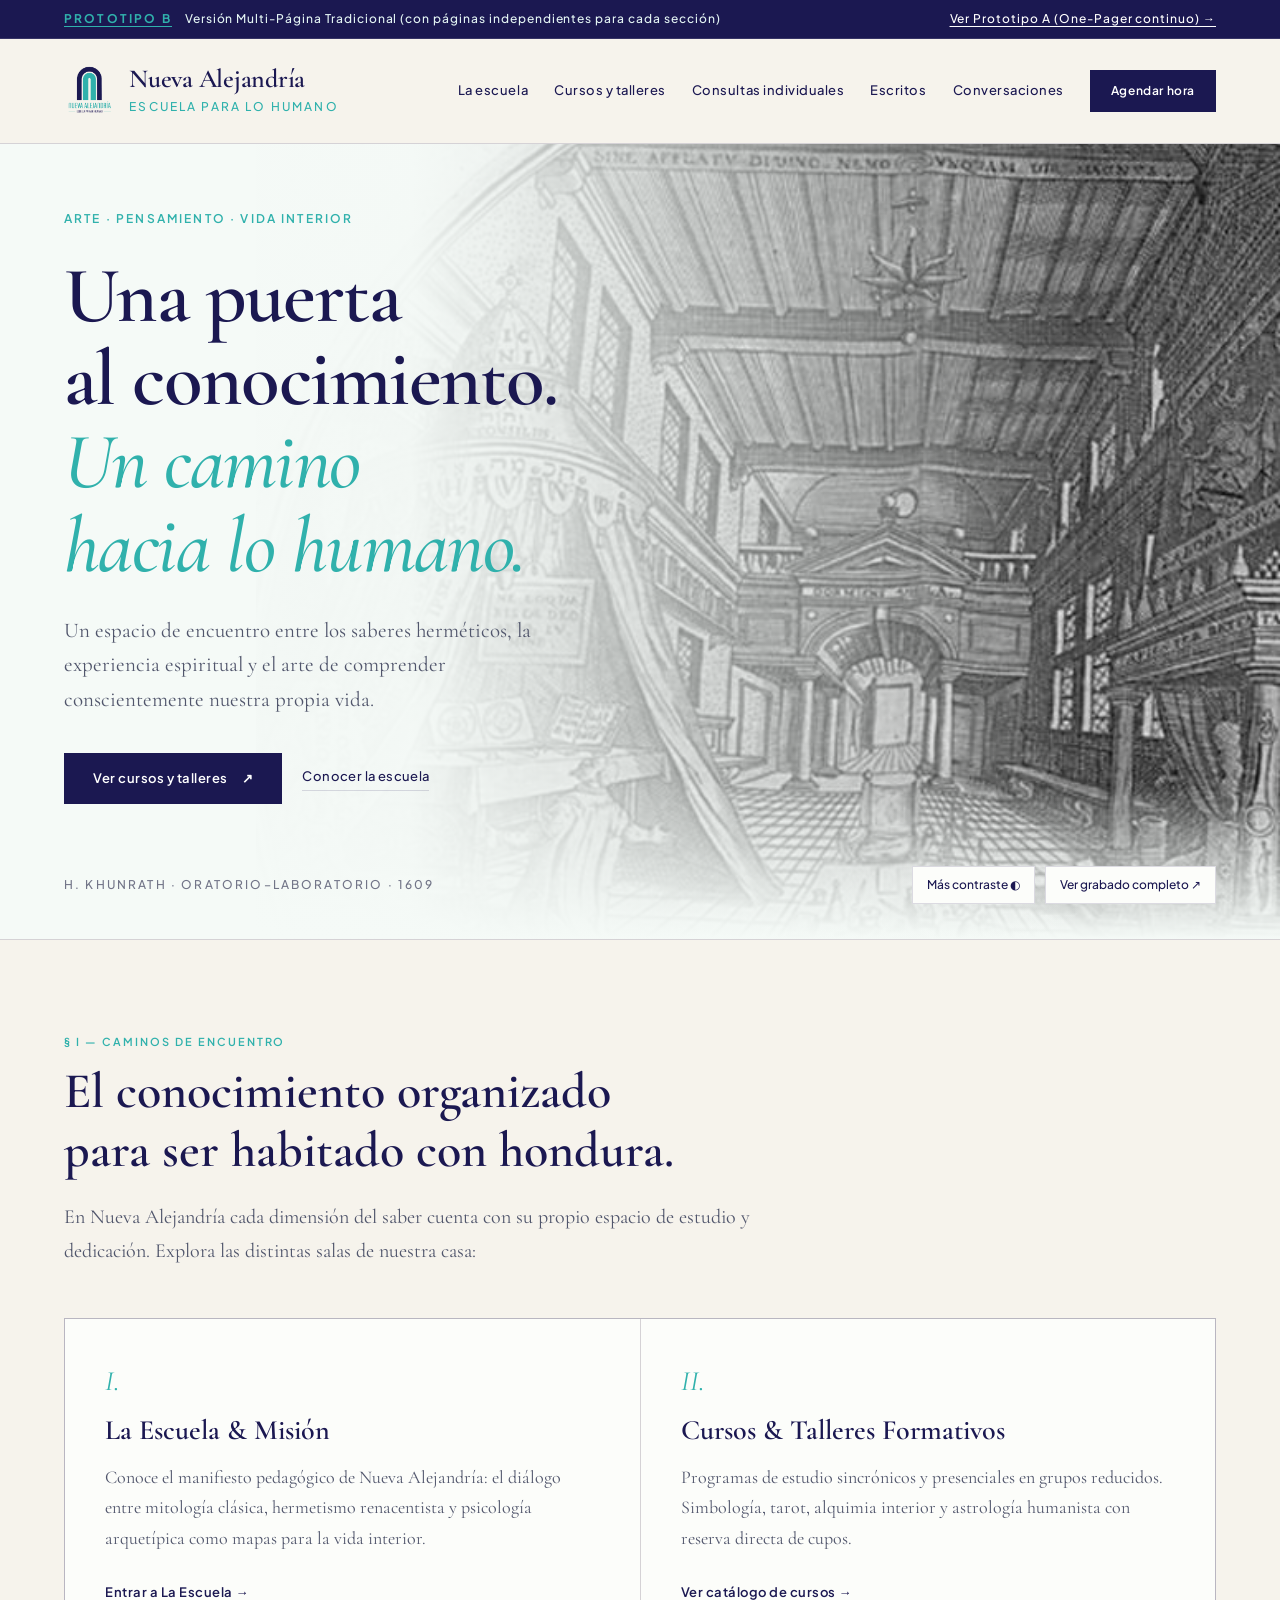
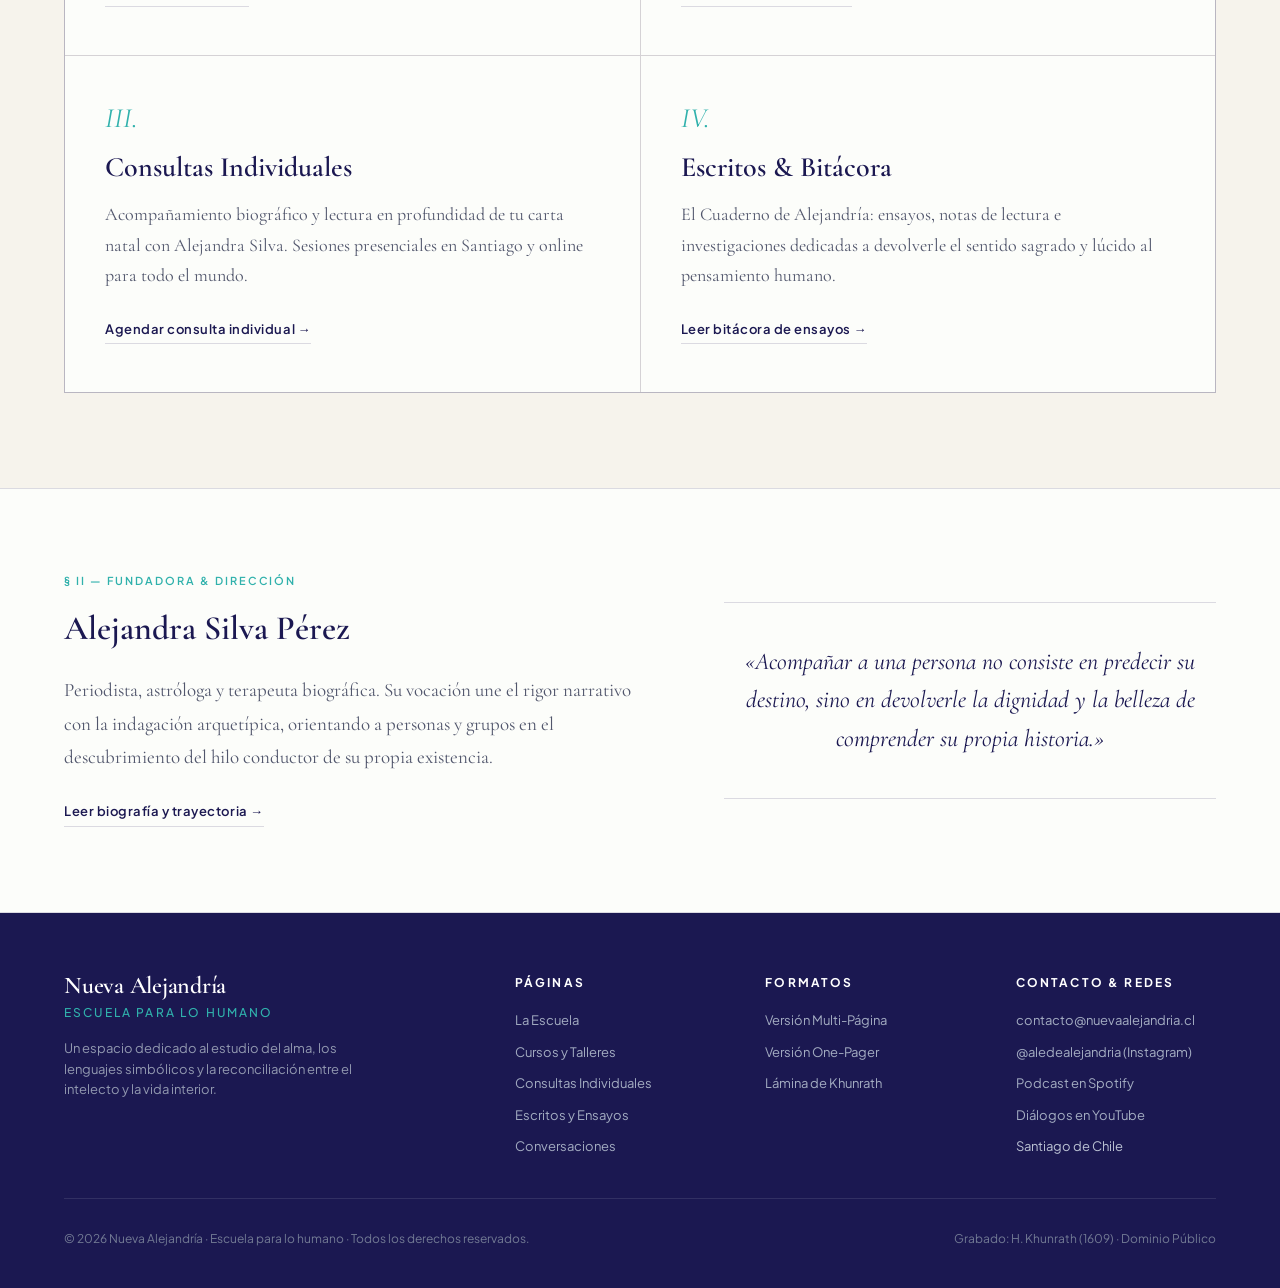
<file: index.html>
<!doctype html>
<html lang="es">
<head>
  <meta charset="UTF-8">
  <meta name="viewport" content="width=device-width, initial-scale=1">
  <title>Nueva Alejandría · Escuela para lo humano</title>
  <meta name="description" content="Nueva Alejandría · Escuela para lo humano, fundada por Alejandra Silva Pérez. Arte, pensamiento, astrología humanista y vida interior.">
  
  <link rel="stylesheet" href="./assets/fonts.css">
  <link rel="preconnect" href="https://fonts.googleapis.com">
  <link rel="preconnect" href="https://fonts.gstatic.com" crossorigin>
  <link href="https://fonts.googleapis.com/css2?family=Cormorant+Garamond:ital,wght@0,400;0,500;0,600;0,700;1,400;1,500;1,600&family=Plus+Jakarta+Sans:wght@400;500;600;700&display=swap" rel="stylesheet">

  <style>
    :root {
      --paper: #fcfdfa;
      --paper-alt: #f5faf7;
      --paper-warm: #f6f3ec;
      --ink: #1B1851;
      --ink-soft: #2a2569;
      --teal: #30B1AC;
      --teal-hover: #26928e;
      --teal-soft: rgba(48, 177, 172, 0.12);
      --line: rgba(27, 24, 81, 0.15);
      --line-subtle: rgba(27, 24, 81, 0.08);
      --text-muted: #51566c;
      --text-light: #737890;
      --card-bg: transparent;
      --font-serif: "Cormorant Garamond", Garamond, Georgia, serif;
      --font-sans: "Plus Jakarta Sans", "Acumin Pro", -apple-system, BlinkMacSystemFont, "Segoe UI", Roboto, sans-serif;
    }

    * { box-sizing: border-box; margin: 0; padding: 0; }
    html { scroll-behavior: smooth; }
    body {
      background: var(--paper-warm);
      color: var(--ink);
      font: 16px/1.65 var(--font-sans);
      -webkit-font-smoothing: antialiased;
      font-feature-settings: "kern" 1, "liga" 1, "onum" 1;
      text-rendering: optimizeLegibility;
      overflow-x: hidden;
    }

    a { color: inherit; text-decoration: none; }
    button { font: inherit; cursor: pointer; border: none; background: none; }
    button:focus-visible, a:focus-visible {
      outline: 2px solid var(--teal);
      outline-offset: 3px;
    }

    .prototype-bar {
      background: var(--ink);
      color: #e4f5f4;
      font-size: 12px;
      font-weight: 500;
      letter-spacing: .08em;
      padding: 9px 5%;
      display: flex;
      justify-content: space-between;
      align-items: center;
      flex-wrap: wrap;
      gap: 10px;
      border-bottom: 1px solid rgba(255, 255, 255, 0.12);
      z-index: 40;
    }
    .prototype-bar .badge {
      background: transparent;
      color: var(--teal);
      padding: 0;
      border-radius: 0;
      font-weight: 700;
      margin-right: 10px;
      text-transform: uppercase;
      font-size: 12px;
      letter-spacing: .18em;
      border-bottom: 1px solid var(--teal);
    }
    .prototype-bar a {
      color: #ffffff;
      text-decoration: underline;
      text-underline-offset: 3px;
      transition: color 160ms var(--ease-out);
    }
    @media (hover: hover) and (pointer: fine) {
      .prototype-bar a:hover { color: var(--teal); }
    }

    header {
      height: 105px;
      padding: 0 5%;
      display: flex;
      align-items: center;
      justify-content: space-between;
      gap: 20px;
      border-bottom: 1px solid var(--line);
      background: rgba(246, 243, 236, 0.95);
      backdrop-filter: blur(10px);
      position: sticky;
      top: 0;
      z-index: 30;
      transition: background-color 160ms var(--ease-out), border-color 160ms var(--ease-out), color 160ms var(--ease-out);
    }
    .brand {
      display: flex;
      align-items: center;
      gap: 14px;
      color: var(--ink);
    }
    .brand-logo {
      height: 54px;
      width: auto;
      display: block;
      object-fit: contain;
    }
    .brand-text {
      display: flex;
      flex-direction: column;
      justify-content: center;
    }
    .brand-title {
      font-family: var(--font-serif);
      font-size: 26px;
      font-weight: 600;
      line-height: 1.1;
      color: var(--ink);
      letter-spacing: -0.01em;
    }
    .brand-subtitle {
      font-family: var(--font-sans);
      font-size: 12px;
      font-weight: 500;
      letter-spacing: .18em;
      text-transform: uppercase;
      color: var(--teal);
      margin-top: 3px;
    }

    nav {
      display: flex;
      gap: 26px;
      align-items: center;
      font-size: 13px;
      font-weight: 500;
      letter-spacing: .04em;
      white-space: nowrap;
    }
    nav a {
      transition: color 160ms var(--ease-out);
      position: relative;
    }
    nav a.active { color: var(--teal); }
    @media (hover: hover) and (pointer: fine) {
      nav a:hover { color: var(--teal); }
    }
    nav a.active::after {
      content: '';
      position: absolute;
      bottom: -6px;
      left: 0;
      right: 0;
      height: 1.5px;
      background: var(--teal);
    }
    .nav-cta {
      background: var(--ink);
      color: #fff !important;
      padding: 10px 20px;
      border: 1px solid var(--ink);
      font-weight: 600;
      font-size: 12px;
      letter-spacing: .05em;
      transition: background-color 160ms var(--ease-out), border-color 160ms var(--ease-out), color 160ms var(--ease-out) !important;
    }
    @media (hover: hover) and (pointer: fine) {
      .nav-cta:hover {
      background: var(--teal) !important;
      border-color: var(--teal) !important;
      color: #fff !important;
    }
    }

    .menu-toggle {
      display: none;
      flex-direction: column;
      justify-content: center;
      gap: 5px;
      width: 40px;
      height: 40px;
      padding: 6px;
      cursor: pointer;
      z-index: 35;
    }
    .menu-toggle span {
      display: block;
      width: 22px;
      height: 2px;
      background: var(--ink);
      border-radius: 1px;
      transition: transform 200ms var(--ease-out), opacity .25s ease;
    }
    .menu-toggle[aria-expanded="true"] span:nth-child(1) { transform: translateY(7px) rotate(45deg); }
    .menu-toggle[aria-expanded="true"] span:nth-child(2) { opacity: 0; }
    .menu-toggle[aria-expanded="true"] span:nth-child(3) { transform: translateY(-7px) rotate(-45deg); }

    /* Hero */
    .hero {
      position: relative;
      min-height: 600px;
      height: calc(100vh - 105px);
      max-height: 860px;
      display: flex;
      flex-direction: column;
      justify-content: space-between;
      background: var(--paper-alt);
      overflow: hidden;
      isolation: isolate;
    }
    .backdrop {
      position: absolute;
      inset: 0 0 0 20%;
      z-index: -2;
      background: url('./assets/engraving_full.jpg') no-repeat center right / cover;
      filter: grayscale(1) contrast(1.38) brightness(0.92);
      transition: filter 200ms var(--ease-out);
    }
    .hero::before {
      content: '';
      position: absolute;
      inset: 0;
      z-index: -1;
      background: linear-gradient(90deg, #f5faf7 0%, rgba(245,250,247,0.98) 32%, rgba(245,250,247,0.6) 52%, transparent 85%),
                  linear-gradient(0deg, #f5faf7 0%, transparent 20%);
    }
    .hero.high-contrast .backdrop { filter: grayscale(1) contrast(1.65) brightness(0.85); }

    .hero-copy {
      max-width: 1300px;
      margin: 0 auto;
      width: 100%;
      padding: 65px 5% 40px;
    }
    .eyebrow {
      font-family: var(--font-sans);
      font-size: 12px;
      font-weight: 600;
      letter-spacing: .18em;
      text-transform: uppercase;
      color: var(--teal);
      display: block;
      margin-bottom: 16px;
    }
    h1 {
      font-family: var(--font-serif);
      font-size: clamp(48px, 6.2vw, 84px);
      line-height: 1.05;
      font-weight: 600;
      letter-spacing: -.02em;
      max-width: 760px;
      margin: 26px 0;
      color: var(--ink);
    }
    h1 em { font-style: italic; font-weight: 500; color: var(--teal); }
    .intro {
      max-width: 480px;
      font-family: var(--font-serif);
      font-size: 21px;
      line-height: 1.65;
      color: var(--text-muted);
      margin-bottom: 35px;
    }
    .actions {
      display: flex;
      gap: 20px;
      align-items: center;
      flex-wrap: wrap;
    }
    .btn-primary {
      display: inline-flex;
      align-items: center;
      gap: 14px;
      background: var(--ink);
      color: #fff;
      padding: 14px 28px;
      font-size: 13px;
      font-weight: 600;
      letter-spacing: .04em;
      border: 1px solid var(--ink);
      transition: background-color 160ms var(--ease-out), border-color 160ms var(--ease-out), color 160ms var(--ease-out);
      border-radius: 0;
    }
    @media (hover: hover) and (pointer: fine) {
      .btn-primary:hover {
      background: var(--teal);
      border-color: var(--teal);
      color: #fff;
    }
    }
    .btn-secondary {
      font-size: 13px;
      font-weight: 500;
      letter-spacing: .03em;
      color: var(--ink);
      border-bottom: 1px solid var(--line);
      padding-bottom: 3px;
      transition: background-color 160ms var(--ease-out), border-color 160ms var(--ease-out), color 160ms var(--ease-out);
    }
    @media (hover: hover) and (pointer: fine) {
      .btn-secondary:hover {
      color: var(--teal);
      border-color: var(--teal);
    }
    }

    .hero-bottom {
      max-width: 1300px;
      margin: 0 auto;
      width: 100%;
      padding: 20px 5% 35px;
      display: flex;
      align-items: center;
      justify-content: space-between;
      gap: 20px;
      font-size: 12px;
      font-weight: 500;
      letter-spacing: .18em;
      color: #727588;
    }
    .tools { display: flex; gap: 10px; }
    .tools button {
      background: var(--paper);
      border: 1px solid var(--line);
      padding: 8px 14px;
      font-size: 12px;
      color: var(--ink);
      border-radius: 0;
      transition: background-color 160ms var(--ease-out), border-color 160ms var(--ease-out), color 160ms var(--ease-out);
    }
    @media (hover: hover) and (pointer: fine) {
      .tools button:hover {
      border-color: var(--ink);
      background: var(--paper-warm);
    }
    }

    /* Secciones del Portal Multi-Página */
    .section {
      max-width: 1300px;
      margin: auto;
      padding: 95px 5%;
    }
    .section-eyebrow {
      font: 600 11px var(--font-sans);
      letter-spacing: .18em;
      text-transform: uppercase;
      color: var(--teal);
      display: block;
      margin-bottom: 14px;
    }
    .section-title {
      font-family: var(--font-serif);
      font-size: clamp(34px, 4vw, 50px);
      line-height: 1.18;
      font-weight: 600;
      color: var(--ink);
      max-width: 820px;
      margin-bottom: 20px;
    }

    /* Rutas del portal: Retícula Arquitectónica */
    .portal-grid {
      display: grid;
      grid-template-columns: 1fr 1fr;
      gap: 1px;
      background: var(--line);
      border: 1px solid var(--line);
      margin-top: 50px;
    }
    .portal-card {
      background: var(--paper);
      border: none;
      padding: 48px 40px;
      display: flex;
      flex-direction: column;
      justify-content: space-between;
      transition: background-color 200ms var(--ease-out);
    }
    @media (hover: hover) and (pointer: fine) {
      .portal-card:hover {
      background: var(--paper-warm);
    }
    }
    .portal-card .card-num {
      font-family: var(--font-serif);
      font-style: italic;
      font-size: 28px;
      line-height: 1;
      color: var(--teal);
      margin-bottom: 18px;
      display: block;
    }
    .portal-card h3 {
      font-family: var(--font-serif);
      font-size: 28px;
      font-weight: 600;
      line-height: 1.25;
      color: var(--ink);
      margin-bottom: 14px;
      transition: color 160ms var(--ease-out);
    }
    @media (hover: hover) and (pointer: fine) {
      .portal-card:hover h3 {
      color: var(--teal);
    }
    }
    .portal-card p {
      font-family: var(--font-serif);
      font-size: 18px;
      line-height: 1.7;
      color: var(--text-muted);
      margin-bottom: 28px;
      flex-grow: 1;
    }
    .portal-link {
      font-size: 13px;
      font-weight: 600;
      letter-spacing: .04em;
      color: var(--ink);
      display: inline-flex;
      align-items: center;
      gap: 8px;
      border-bottom: 1px solid var(--line);
      padding-bottom: 3px;
      align-self: flex-start;
      transition: background-color 160ms var(--ease-out), border-color 160ms var(--ease-out), color 160ms var(--ease-out);
    }
    @media (hover: hover) and (pointer: fine) {
      .portal-card:hover .portal-link {
      color: var(--teal);
      border-color: var(--teal);
    }
    }

    /* Franja de Fundadora */
    .founder-strip {
      background: var(--paper);
      border-top: 1px solid var(--line);
      border-bottom: 1px solid var(--line);
      padding: 85px 5%;
    }
    .founder-strip-inner {
      max-width: 1300px;
      margin: auto;
      display: grid;
      grid-template-columns: 1.2fr 1fr;
      gap: 70px;
      align-items: center;
    }
    .founder-strip h3 {
      font-family: var(--font-serif);
      font-size: 34px;
      font-weight: 600;
      color: var(--ink);
      margin-bottom: 16px;
    }
    .founder-strip p {
      font-family: var(--font-serif);
      font-size: 19px;
      line-height: 1.75;
      color: var(--text-muted);
      margin-bottom: 24px;
    }
    .founder-quote-box {
      border-top: 1px solid var(--line);
      border-bottom: 1px solid var(--line);
      border-left: none;
      border-right: none;
      background: transparent;
      padding: 40px 20px;
      text-align: center;
      font-family: var(--font-serif);
      font-style: italic;
      font-size: 24px;
      color: var(--ink);
      line-height: 1.6;
    }

    /* Footer */
    footer {
      background: var(--ink);
      color: #bcc3d4;
      padding: 60px 5% 40px;
      font-size: 13px;
    }
    .footer-inner {
      max-width: 1300px;
      margin: auto;
      display: grid;
      grid-template-columns: 2fr 1fr 1fr 1fr;
      gap: 50px;
      border-bottom: 1px solid rgba(255, 255, 255, 0.1);
      padding-bottom: 40px;
      margin-bottom: 30px;
    }
    .footer-brand .brand-title { color: #ffffff; font-size: 24px; }
    .footer-brand .brand-subtitle { color: var(--teal); margin-top: 4px; }
    .footer-brand p { margin-top: 15px; font-size: 13px; line-height: 1.6; color: #9299b0; max-width: 320px; }
    .footer-col h5 { font-size: 12px; font-weight: 700; letter-spacing: .18em; text-transform: uppercase; color: #ffffff; margin-bottom: 18px; }
    .footer-col ul { list-style: none; display: flex; flex-direction: column; gap: 10px; }
    .footer-col a { color: #a4adc2; transition: color 160ms var(--ease-out); }
    @media (hover: hover) and (pointer: fine) {
      .footer-col a:hover { color: var(--teal); }
    }
    .footer-bottom {
      max-width: 1300px;
      margin: auto;
      display: flex;
      justify-content: space-between;
      align-items: center;
      font-size: 12px;
      color: #727a94;
    }

    /* Dialog Arte */
    dialog {
      padding: 0;
      border: 1px solid var(--line);
      width: min(720px, 94vw);
      max-height: 90vh;
      background: var(--paper);
      margin: auto;
      box-shadow: none;
      border-radius: 0;
    }
    dialog::backdrop { background: rgba(27, 24, 81, 0.7); backdrop-filter: blur(5px); }
    .modal-head {
      background: var(--paper-alt);
      padding: 20px 28px;
      border-bottom: 1px solid var(--line);
      display: flex;
      justify-content: space-between;
      align-items: center;
    }
    .modal-head h3 { font-family: var(--font-serif); font-size: 22px; font-weight: 600; color: var(--ink); }
    .modal-close-btn { font-size: 20px; line-height: 1; color: var(--text-muted); cursor: pointer; padding: 4px 8px; }

    @media (max-width: 900px) {
      header { height: 80px; }
      .menu-toggle { display: flex; flex-shrink: 0; }
      nav {
        display: none;
        position: absolute;
        top: 80px;
        left: 0;
        right: 0;
        background: rgba(252, 253, 250, 0.98);
        backdrop-filter: blur(12px);
        flex-direction: column;
        padding: 24px 8%;
        gap: 18px;
        border-bottom: 1px solid var(--line);
      }
      nav.nav-open { display: flex; }
      nav a { font-size: 15px; padding: 4px 0; }
      .brand-logo { height: 44px; }
      .brand-title { font-size: 20px; }
      .brand-subtitle { font-size: 8.5px; }
      .hero { min-height: auto; height: auto; max-height: none; padding-bottom: 25px; }
      .backdrop {
        position: relative;
        inset: auto;
        height: 260px;
        width: 100%;
        mask-image: linear-gradient(180deg, black 65%, transparent 100%);
        -webkit-mask-image: linear-gradient(180deg, black 65%, transparent 100%);
      }
      .hero::before { display: none; }
      .hero-bottom { flex-direction: column; align-items: flex-start; }
      .portal-grid { grid-template-columns: 1fr; }
      .founder-strip-inner { grid-template-columns: 1fr; gap: 30px; }
      .footer-inner { grid-template-columns: 1fr; gap: 30px; }
      .footer-bottom { flex-direction: column; gap: 12px; align-items: flex-start; }
      .prototype-bar { flex-direction: column; align-items: flex-start; font-size: 12px; }
    }
  
    /* ===== Pulido de movimiento y accesibilidad ===== */
    :root { --ease-out: cubic-bezier(0.23, 1, 0.32, 1); }
    h1, h2, h3 { text-wrap: balance; }
    p, blockquote, .essay-excerpt { text-wrap: pretty; }
    h1, h2, h3, .brand-title { font-optical-sizing: auto; }

    /* Foco de teclado visible en todas las páginas */
    :focus-visible { outline: 2px solid var(--ink); outline-offset: 3px; }
    footer :focus-visible, .prototype-bar :focus-visible { outline-color: #ffffff; }
    button:focus-visible, a:focus-visible, input:focus-visible, select:focus-visible, textarea:focus-visible {
      outline: 2px solid var(--ink); outline-offset: 3px;
    }
    footer a:focus-visible, .prototype-bar a:focus-visible { outline-color: #ffffff; }

    /* Respuesta al presionar */
    .btn-primary, .nav-cta, .btn-reserve, .btn-reserve-action, .btn-book-action, .btn-book-now,
    .btn-submit-form, .btn-close-folio, .btn-secondary, .media-btn {
      transition-property: background-color, border-color, color, transform;
      transition-duration: 160ms;
      transition-timing-function: var(--ease-out);
    }
    .btn-primary:active, .nav-cta:active, .btn-reserve:active, .btn-reserve-action:active,
    .btn-book-action:active, .btn-book-now:active, .btn-submit-form:active,
    .btn-close-folio:active, .btn-secondary:active, .media-btn:active {
      transform: scale(0.97);
      transition-duration: 100ms;
    }

    /* Entrada y salida de modales (entra 220ms, sale 160ms) */
    dialog {
      opacity: 0;
      transform: scale(0.97);
      transition: opacity 160ms var(--ease-out), transform 160ms var(--ease-out),
                  overlay 160ms allow-discrete, display 160ms allow-discrete;
    }
    dialog[open] {
      opacity: 1;
      transform: none;
      transition-duration: 220ms;
    }
    @starting-style { dialog[open] { opacity: 0; transform: scale(0.97); } }
    dialog::backdrop {
      opacity: 0;
      transition: opacity 160ms var(--ease-out), overlay 160ms allow-discrete, display 160ms allow-discrete;
    }
    dialog[open]::backdrop { opacity: 1; transition-duration: 220ms; }
    @starting-style { dialog[open]::backdrop { opacity: 0; } }

    /* Movimiento reducido: sin desplazamiento ni escala, se conservan opacidad y color */
    @media (prefers-reduced-motion: reduce) {
      html { scroll-behavior: auto; }
      dialog, dialog[open] { transform: none; }
      .btn-primary:active, .nav-cta:active, .btn-reserve:active, .btn-reserve-action:active,
      .btn-book-action:active, .btn-book-now:active, .btn-submit-form:active,
      .btn-close-folio:active, .btn-secondary:active, .media-btn:active { transform: none; }
    }
  </style>
</head>
<body>

  <!-- Selector de Prototipo -->
  <aside class="prototype-bar" aria-label="Selector de versión">
    <div>
      <span class="badge">Prototipo B</span>
      <span>Versión Multi-Página Tradicional (con páginas independientes para cada sección)</span>
    </div>
    <div>
      <a href="./nueva_alejandría.html">Ver Prototipo A (One-Pager continuo) →</a>
    </div>
  </aside>

  <header>
    <a class="brand" href="./index.html" aria-label="Nueva Alejandría Inicio">
      <img src="./assets/logo.png" alt="Logo de Nueva Alejandría" class="brand-logo">
      <div class="brand-text">
        <span class="brand-title">Nueva Alejandría</span>
        <span class="brand-subtitle">Escuela para lo humano</span>
      </div>
    </a>
    
    <button class="menu-toggle" id="menu-toggle" aria-label="Abrir menú" aria-expanded="false">
      <span></span>
      <span></span>
      <span></span>
    </button>

    <nav id="main-nav" aria-label="Navegación principal">
      <a href="./escuela.html">La escuela</a>
      <a href="./cursos.html">Cursos y talleres</a>
      <a href="./consultas.html">Consultas individuales</a>
      <a href="./escritos.html">Escritos</a>
      <a href="./conversaciones.html">Conversaciones</a>
      <a href="./consultas.html" class="nav-cta">Agendar hora</a>
    </nav>
  </header>

  <main>
    <!-- HERO PORTAL -->
    <section class="hero" id="inicio">
      <div class="backdrop" role="img" aria-label="Detalle del Oratorio-laboratorio de Heinrich Khunrath"></div>

      <div class="hero-copy">
        <div class="eyebrow">Arte · pensamiento · vida interior</div>
        <h1>Una puerta<br>al conocimiento.<br><em>Un camino<br>hacia lo humano.</em></h1>
        <p class="intro">Un espacio de encuentro entre los saberes herméticos, la experiencia espiritual y el arte de comprender conscientemente nuestra propia vida.</p>
        <div class="actions">
          <a class="btn-primary" href="./cursos.html">Ver cursos y talleres <span aria-hidden="true">↗</span></a>
          <a class="btn-secondary" href="./escuela.html">Conocer la escuela</a>
        </div>
      </div>

      <div class="hero-bottom">
        <span>H. KHUNRATH · ORATORIO–LABORATORIO · 1609</span>
        <div class="tools">
          <button id="toggle-tone" aria-pressed="false">Más contraste ◐</button>
          <button id="open-art">Ver grabado completo ↗</button>
        </div>
      </div>
    </section>

    <!-- PORTAL DE ACCESOS PRINCIPALES -->
    <section class="section" style="background: var(--paper-warm); border-top: 1px solid var(--line);">
      <div class="section-eyebrow">§ I — Caminos de Encuentro</div>
      <h2 class="section-title">El conocimiento organizado para ser habitado con hondura.</h2>
      <p style="font-family: var(--font-serif); font-size: 20px; line-height: 1.7; color: var(--text-muted); max-width: 760px;">
        En Nueva Alejandría cada dimensión del saber cuenta con su propio espacio de estudio y dedicación. Explora las distintas salas de nuestra casa:
      </p>

      <div class="portal-grid">
        <!-- 01. La Escuela -->
        <article class="portal-card">
          <div>
            <span class="card-num">I.</span>
            <h3>La Escuela & Misión</h3>
            <p>Conoce el manifiesto pedagógico de Nueva Alejandría: el diálogo entre mitología clásica, hermetismo renacentista y psicología arquetípica como mapas para la vida interior.</p>
          </div>
          <a class="portal-link" href="./escuela.html">Entrar a La Escuela →</a>
        </article>

        <!-- 02. Cursos y Talleres -->
        <article class="portal-card">
          <div>
            <span class="card-num">II.</span>
            <h3>Cursos & Talleres Formativos</h3>
            <p>Programas de estudio sincrónicos y presenciales en grupos reducidos. Simbología, tarot, alquimia interior y astrología humanista con reserva directa de cupos.</p>
          </div>
          <a class="portal-link" href="./cursos.html">Ver catálogo de cursos →</a>
        </article>

        <!-- 03. Consultas Individuales -->
        <article class="portal-card">
          <div>
            <span class="card-num">III.</span>
            <h3>Consultas Individuales</h3>
            <p>Acompañamiento biográfico y lectura en profundidad de tu carta natal con Alejandra Silva. Sesiones presenciales en Santiago y online para todo el mundo.</p>
          </div>
          <a class="portal-link" href="./consultas.html">Agendar consulta individual →</a>
        </article>

        <!-- 04. Escritos y Reflexiones -->
        <article class="portal-card">
          <div>
            <span class="card-num">IV.</span>
            <h3>Escritos & Bitácora</h3>
            <p>El Cuaderno de Alejandría: ensayos, notas de lectura e investigaciones dedicadas a devolverle el sentido sagrado y lúcido al pensamiento humano.</p>
          </div>
          <a class="portal-link" href="./escritos.html">Leer bitácora de ensayos →</a>
        </article>
      </div>
    </section>

    <!-- FRANJA DE ALEJANDRA SILVA -->
    <section class="founder-strip">
      <div class="founder-strip-inner">
        <div>
          <span class="section-eyebrow">§ II — Fundadora & Dirección</span>
          <h3>Alejandra Silva Pérez</h3>
          <p>Periodista, astróloga y terapeuta biográfica. Su vocación une el rigor narrativo con la indagación arquetípica, orientando a personas y grupos en el descubrimiento del hilo conductor de su propia existencia.</p>
          <a class="portal-link" href="./escuela.html#fundadora">Leer biografía y trayectoria →</a>
        </div>
        <blockquote class="founder-quote-box">
          «Acompañar a una persona no consiste en predecir su destino, sino en devolverle la dignidad y la belleza de comprender su propia historia.»
        </blockquote>
      </div>
    </section>
  </main>

  <!-- FOOTER -->
  <footer>
    <div class="footer-inner">
      <div class="footer-brand">
        <div class="brand-title">Nueva Alejandría</div>
        <div class="brand-subtitle">Escuela para lo humano</div>
        <p>Un espacio dedicado al estudio del alma, los lenguajes simbólicos y la reconciliación entre el intelecto y la vida interior.</p>
      </div>

      <div class="footer-col">
        <h5>Páginas</h5>
        <ul>
          <li><a href="./escuela.html">La Escuela</a></li>
          <li><a href="./cursos.html">Cursos y Talleres</a></li>
          <li><a href="./consultas.html">Consultas Individuales</a></li>
          <li><a href="./escritos.html">Escritos y Ensayos</a></li>
          <li><a href="./conversaciones.html">Conversaciones</a></li>
        </ul>
      </div>

      <div class="footer-col">
        <h5>Formatos</h5>
        <ul>
          <li><a href="./index.html">Versión Multi-Página</a></li>
          <li><a href="./nueva_alejandría.html">Versión One-Pager</a></li>
          <li><a href="#open-art" id="footer-art-link">Lámina de Khunrath</a></li>
        </ul>
      </div>

      <div class="footer-col">
        <h5>Contacto & Redes</h5>
        <ul>
          <li><a href="mailto:contacto@nuevaalejandria.cl">contacto@nuevaalejandria.cl</a></li>
          <li><a href="https://www.instagram.com/aledealejandria/" target="_blank" rel="noopener noreferrer">@aledealejandria (Instagram)</a></li>
          <li><a href="https://open.spotify.com/episode/7EirnCvvLCarYNSZN8FS6R" target="_blank" rel="noopener noreferrer">Podcast en Spotify</a></li>
          <li><a href="https://www.youtube.com/watch?v=FjXZBH9Mf_I" target="_blank" rel="noopener noreferrer">Diálogos en YouTube</a></li>
          <li>Santiago de Chile</li>
        </ul>
      </div>
    </div>

    <div class="footer-bottom">
      <span>© 2026 Nueva Alejandría · Escuela para lo humano · Todos los derechos reservados.</span>
      <span>Grabado: H. Khunrath (1609) · Dominio Público</span>
    </div>
  </footer>

  <dialog id="modal-art">
    <div class="modal-head">
      <h3>Heinrich Khunrath · Oratorio–Laboratorio (1609)</h3>
      <button class="modal-close-btn" id="close-art" aria-label="Cerrar modal">×</button>
    </div>
    <div style="padding: 0; background: #0c101d;">
      <img src="./assets/Rar9441_Labor.jpg" alt="Lámina completa del Oratorio-laboratorio de Khunrath" style="width: 100%; max-height: 72vh; object-fit: contain; display: block;">
    </div>
    <div class="modal-artwork-credits" style="padding: 16px 28px; background: var(--paper-warm); border-top: 1px solid var(--line); font-size: 13px; color: var(--text-muted); display: flex; justify-content: space-between; align-items: center; flex-wrap: wrap; gap: 14px;">
      <div>
        <strong style="color: var(--ink); font-family: var(--font-serif); font-size: 17px; font-weight: 600;">Amphitheatrum Sapientiae Aeternae (Hamburgo / Hanau, 1609)</strong>
        <div style="font-size: 12px; color: var(--text-muted); margin-top: 2px;">Grabado al aguafuerte y buril atribuido a Paullus van der Doort · Dominio Público</div>
      </div>
      <button class="btn-primary" id="btn-close-art-bottom" style="padding: 9px 18px; font-size: 11px;">Cerrar lámina</button>
    </div>
  </dialog>

  <script>
    const menuToggle = document.querySelector('#menu-toggle');
    const mainNav = document.querySelector('#main-nav');
    if (menuToggle && mainNav) {
      menuToggle.onclick = () => {
        const isOpen = mainNav.classList.toggle('nav-open');
        menuToggle.setAttribute('aria-expanded', String(isOpen));
      };
    }

    const hero = document.querySelector('.hero');
    const toneBtn = document.querySelector('#toggle-tone');
    if (toneBtn && hero) {
      toneBtn.onclick = () => {
        const active = hero.classList.toggle('high-contrast');
        toneBtn.setAttribute('aria-pressed', String(active));
        toneBtn.textContent = active ? 'Contraste normal ◐' : 'Más contraste ◐';
      };
    }

    const modalArt = document.querySelector('#modal-art');
    const openArtBtn = document.querySelector('#open-art');
    const closeArtBtn = document.querySelector('#close-art');
    const footerArtLink = document.querySelector('#footer-art-link');
    if (modalArt) {
      if (openArtBtn) openArtBtn.onclick = () => modalArt.showModal();
      if (closeArtBtn) closeArtBtn.onclick = () => modalArt.close();
      const btnCloseArtBottom = document.querySelector('#btn-close-art-bottom');
      if (btnCloseArtBottom) btnCloseArtBottom.onclick = () => modalArt.close();
    const btnCloseArtBottom = document.querySelector('#btn-close-art-bottom');
    if (btnCloseArtBottom) btnCloseArtBottom.onclick = () => modalArt.close();
      if (footerArtLink) footerArtLink.onclick = (e) => { e.preventDefault(); modalArt.showModal(); };
      modalArt.addEventListener('click', (e) => { if (e.target === modalArt) modalArt.close(); });
    }
  </script>
</body>
</html>
</file>
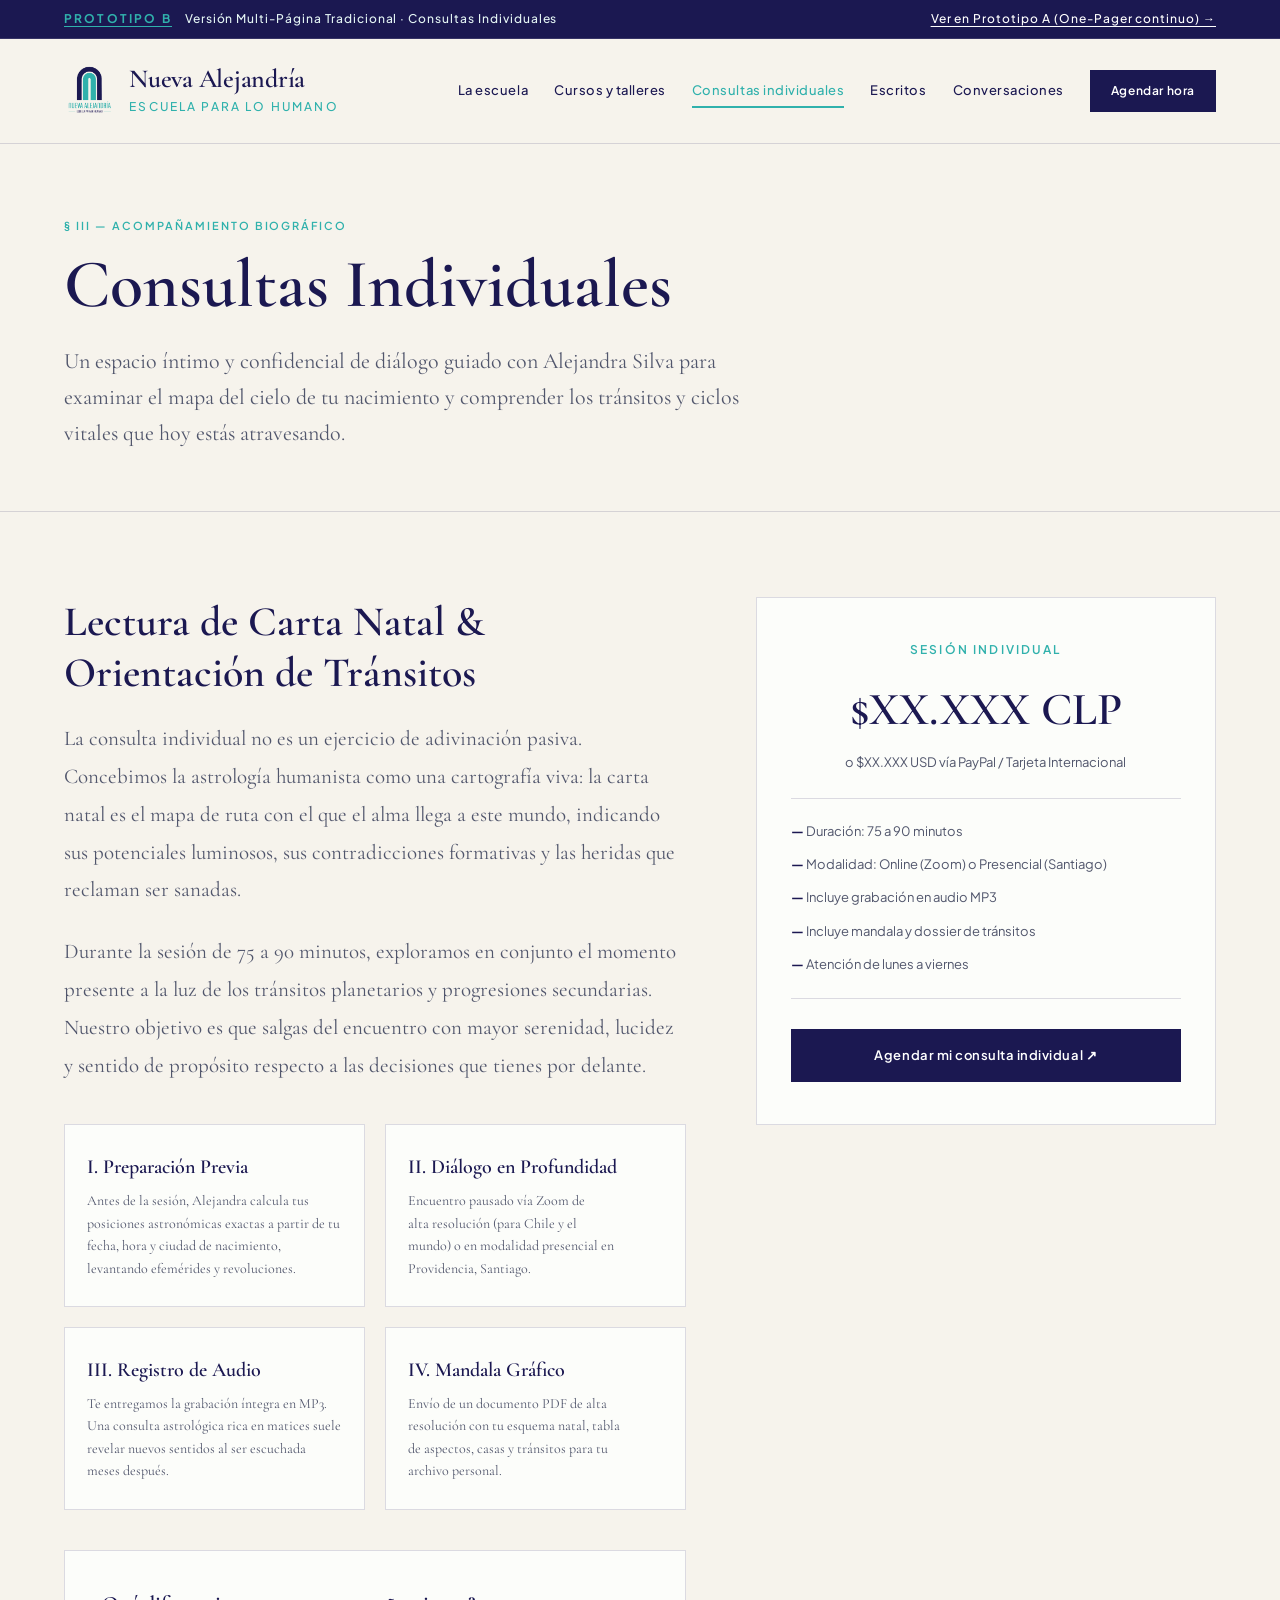
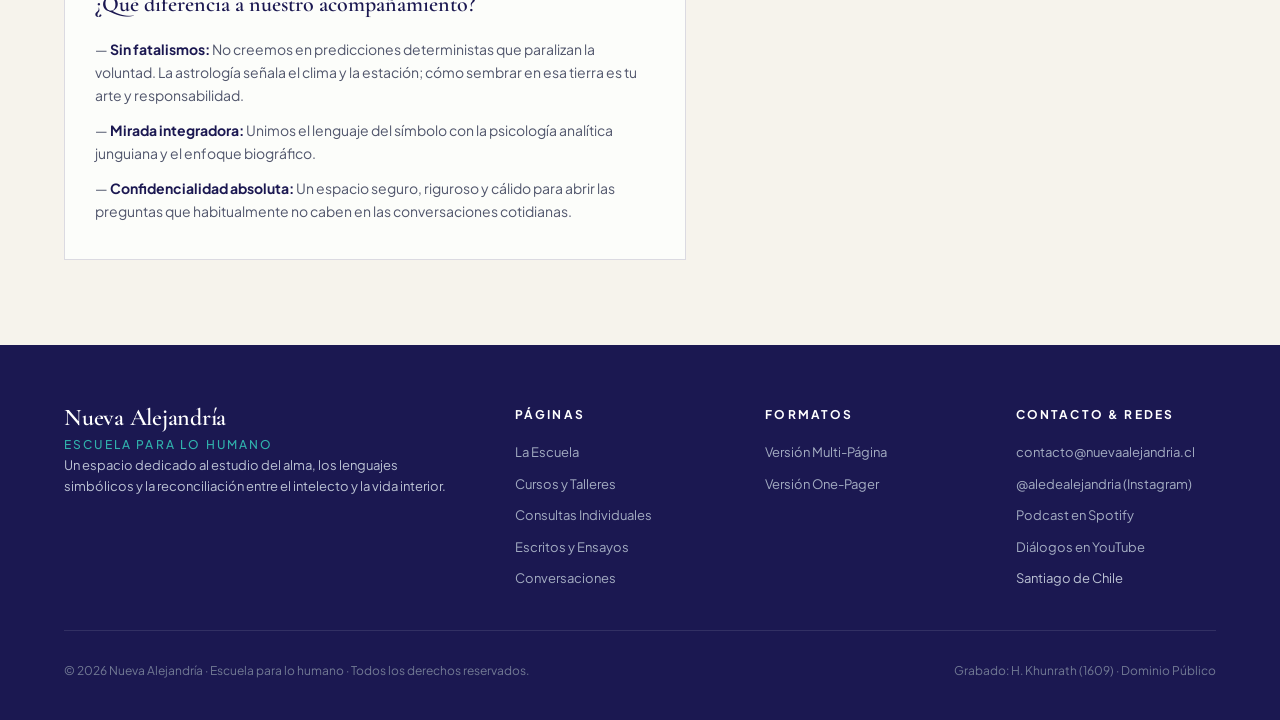
<file: consultas.html>
<!doctype html>
<html lang="es">
<head>
  <meta charset="UTF-8">
  <meta name="viewport" content="width=device-width, initial-scale=1">
  <title>Consultas Individuales · Nueva Alejandría</title>
  <meta name="description" content="Acompañamiento biográfico y lectura de carta natal con Alejandra Silva. Sesiones presenciales y online.">
  
  <link rel="stylesheet" href="./assets/fonts.css">
  <link rel="preconnect" href="https://fonts.googleapis.com">
  <link rel="preconnect" href="https://fonts.gstatic.com" crossorigin>
  <link href="https://fonts.googleapis.com/css2?family=Cormorant+Garamond:ital,wght@0,400;0,500;0,600;0,700;1,400;1,500;1,600&family=Plus+Jakarta+Sans:wght@400;500;600;700&display=swap" rel="stylesheet">

  <style>
    :root {
      --paper: #fcfdfa;
      --paper-alt: #f5faf7;
      --paper-warm: #f6f3ec;
      --ink: #1B1851;
      --ink-soft: #2a2569;
      --teal: #30B1AC;
      --teal-hover: #26928e;
      --teal-soft: rgba(48, 177, 172, 0.12);
      --line: rgba(27, 24, 81, 0.15);
      --line-subtle: rgba(27, 24, 81, 0.08);
      --text-muted: #51566c;
      --text-light: #737890;
      --card-bg: transparent;
      --font-serif: "Cormorant Garamond", Garamond, Georgia, serif;
      --font-sans: "Plus Jakarta Sans", "Acumin Pro", -apple-system, BlinkMacSystemFont, "Segoe UI", Roboto, sans-serif;
    }

    * { box-sizing: border-box; margin: 0; padding: 0; }
    html { scroll-behavior: smooth; }
    body {
      background: var(--paper-warm);
      color: var(--ink);
      font: 16px/1.65 var(--font-sans);
      -webkit-font-smoothing: antialiased;
      font-feature-settings: "kern" 1, "liga" 1, "onum" 1;
      text-rendering: optimizeLegibility;
      overflow-x: hidden;
    }

    a { color: inherit; text-decoration: none; }
    button { font: inherit; cursor: pointer; border: none; background: none; }

    .prototype-bar {
      background: var(--ink);
      color: #e4f5f4;
      font-size: 12px;
      font-weight: 500;
      letter-spacing: .08em;
      padding: 9px 5%;
      display: flex;
      justify-content: space-between;
      align-items: center;
      flex-wrap: wrap;
      gap: 10px;
      border-bottom: 1px solid rgba(255, 255, 255, 0.12);
      z-index: 40;
    }
    .prototype-bar .badge {
      background: transparent;
      color: var(--teal);
      padding: 0;
      border-radius: 0;
      font-weight: 700;
      margin-right: 10px;
      text-transform: uppercase;
      font-size: 12px;
      letter-spacing: .18em;
      border-bottom: 1px solid var(--teal);
    }
    .prototype-bar a { color: #ffffff; text-decoration: underline; text-underline-offset: 3px; transition: color 160ms var(--ease-out); }
    @media (hover: hover) and (pointer: fine) {
      .prototype-bar a:hover { color: var(--teal); }
    }

    header {
      height: 105px;
      padding: 0 5%;
      display: flex;
      align-items: center;
      justify-content: space-between;
      gap: 20px;
      border-bottom: 1px solid var(--line);
      background: rgba(246, 243, 236, 0.95);
      backdrop-filter: blur(10px);
      position: sticky;
      top: 0;
      z-index: 30;
      transition: background-color 160ms var(--ease-out), border-color 160ms var(--ease-out), color 160ms var(--ease-out);
    }
    .brand {
      display: flex;
      align-items: center;
      gap: 14px;
      color: var(--ink);
    }
    .brand-logo {
      height: 54px;
      width: auto;
      display: block;
      object-fit: contain;
    }
    .brand-text {
      display: flex;
      flex-direction: column;
      justify-content: center;
    }
    .brand-title {
      font-family: var(--font-serif);
      font-size: 26px;
      font-weight: 600;
      line-height: 1.1;
      color: var(--ink);
      letter-spacing: -0.01em;
    }
    .brand-subtitle {
      font-family: var(--font-sans);
      font-size: 12px;
      font-weight: 500;
      letter-spacing: .18em;
      text-transform: uppercase;
      color: var(--teal);
      margin-top: 3px;
    }

    nav {
      display: flex;
      gap: 26px;
      align-items: center;
      font-size: 13px;
      font-weight: 500;
      letter-spacing: .04em;
      white-space: nowrap;
    }
    nav a {
      transition: color 160ms var(--ease-out);
      position: relative;
    }
    nav a.active { color: var(--teal); }
    @media (hover: hover) and (pointer: fine) {
      nav a:hover { color: var(--teal); }
    }
    nav a.active::after {
      content: '';
      position: absolute;
      bottom: -6px;
      left: 0;
      right: 0;
      height: 1.5px;
      background: var(--teal);
    }
    .nav-cta {
      background: var(--ink);
      color: #fff !important;
      padding: 10px 20px;
      border: 1px solid var(--ink);
      font-weight: 600;
      font-size: 12px;
      letter-spacing: .05em;
      transition: background-color 160ms var(--ease-out), border-color 160ms var(--ease-out), color 160ms var(--ease-out) !important;
    }
    @media (hover: hover) and (pointer: fine) {
      .nav-cta:hover {
      background: var(--teal) !important;
      border-color: var(--teal) !important;
      color: #fff !important;
    }
    }

    .menu-toggle {
      display: none;
      flex-direction: column;
      justify-content: center;
      gap: 5px;
      width: 40px;
      height: 40px;
      padding: 6px;
      cursor: pointer;
      z-index: 35;
    }
    .menu-toggle span {
      display: block;
      width: 22px;
      height: 2px;
      background: var(--ink);
      border-radius: 1px;
      transition: transform 200ms var(--ease-out), opacity .25s ease;
    }
    .menu-toggle[aria-expanded="true"] span:nth-child(1) { transform: translateY(7px) rotate(45deg); }
    .menu-toggle[aria-expanded="true"] span:nth-child(2) { opacity: 0; }
    .menu-toggle[aria-expanded="true"] span:nth-child(3) { transform: translateY(-7px) rotate(-45deg); }

    /* Page Banner */
    .page-banner {
      background: var(--paper-warm);
      border-bottom: 1px solid var(--line);
      padding: 75px 5% 60px;
    }
    .banner-inner { max-width: 1300px; margin: auto; }
    .banner-eyebrow {
      font: 600 11px var(--font-sans);
      letter-spacing: .18em;
      text-transform: uppercase;
      color: var(--teal);
      display: block;
      margin-bottom: 16px;
    }
    .banner-title {
      font-family: var(--font-serif);
      font-size: clamp(40px, 5.5vw, 68px);
      line-height: 1.1;
      font-weight: 600;
      color: var(--ink);
      max-width: 860px;
    }
    .banner-lead {
      font-family: var(--font-serif);
      font-size: 22px;
      line-height: 1.65;
      color: var(--text-muted);
      max-width: 720px;
      margin-top: 20px;
    }

    /* Contenido Consulta */
    .section { max-width: 1300px; margin: auto; padding: 85px 5%; }
    .consult-layout {
      display: grid;
      grid-template-columns: 1.35fr 1fr;
      gap: 70px;
      align-items: start;
    }
    .consult-main h2 {
      font-family: var(--font-serif);
      font-size: clamp(30px, 3.5vw, 42px);
      font-weight: 600;
      line-height: 1.2;
      color: var(--ink);
      margin-bottom: 22px;
    }
    .consult-main p {
      font-family: var(--font-serif);
      font-size: 21px;
      line-height: 1.8;
      color: var(--text-muted);
      margin-bottom: 24px;
    }
    .consult-steps-grid {
      display: grid;
      grid-template-columns: 1fr 1fr;
      gap: 20px;
      margin: 40px 0;
    }
    .step-card {
      background: var(--paper);
      border: 1px solid var(--line);
      padding: 26px 22px;
    }
    .step-card h4 {
      font-family: var(--font-serif);
      font-size: 20px;
      font-weight: 600;
      color: var(--ink);
      margin-bottom: 6px;
    }
    .step-card p {
      font-size: 14px;
      line-height: 1.6;
      color: var(--text-muted);
      margin-bottom: 0 !important;
    }

    .diff-box {
      border: 1px solid var(--line);
      padding: 35px 30px;
      background: var(--paper);
      margin-top: 35px;
    }
    .diff-box h4 {
      font-family: var(--font-serif);
      font-size: 22px;
      font-weight: 600;
      color: var(--ink);
      margin-bottom: 16px;
    }
    .diff-box ul {
      list-style: none;
      display: flex;
      flex-direction: column;
      gap: 12px;
      font-size: 14px;
      color: var(--text-muted);
    }
    .diff-box ul li strong { color: var(--ink); }

    /* Tarjeta Lateral de Agendamiento */
    .booking-sidebar-card {
      background: var(--paper);
      border: 1px solid var(--line);
      padding: 42px 34px;
      position: sticky;
      top: 130px;
      text-align: center;
    }
    .booking-sidebar-card .tag {
      font-size: 12px;
      font-weight: 600;
      letter-spacing: .18em;
      text-transform: uppercase;
      color: var(--teal);
      margin-bottom: 12px;
      display: block;
    }
    .booking-sidebar-card .price {
      font-family: var(--font-serif);
      font-size: 46px;
      font-weight: 600;
      color: var(--ink);
      margin-bottom: 4px;
      font-variant-numeric: oldstyle-nums;
      font-feature-settings: "onum" 1;
    }
    .booking-sidebar-card .intl {
      font-size: 13px;
      color: var(--text-muted);
      margin-bottom: 24px;
    }
    .booking-sidebar-card ul {
      list-style: none;
      font-size: 13px;
      color: var(--text-muted);
      text-align: left;
      margin-bottom: 30px;
      display: flex;
      flex-direction: column;
      gap: 12px;
      border-top: 1px solid var(--line);
      border-bottom: 1px solid var(--line);
      padding: 22px 0;
    }
    .booking-sidebar-card ul li::before {
      content: '— ';
      color: var(--ink);
      font-weight: bold;
    }
    .btn-primary,
    .btn-reserve,
    .btn-book-action {
      display: inline-flex;
      align-items: center;
      justify-content: center;
      gap: 8px;
      width: 100%;
      background: var(--ink);
      color: #fff;
      padding: 15px;
      font-size: 13px;
      font-weight: 600;
      letter-spacing: .04em;
      text-align: center;
      border: 1px solid var(--ink);
      border-radius: 0;
      transition: background-color 160ms var(--ease-out), border-color 160ms var(--ease-out), color 160ms var(--ease-out);
      cursor: pointer;
      text-decoration: none;
    }
    .btn-primary:hover,
    .btn-reserve:hover,
    @media (hover: hover) and (pointer: fine) {
      .btn-book-action:hover {
      background: var(--teal);
      border-color: var(--teal);
      color: #fff;
    }
    }

    /* Modales */
    dialog {
      padding: 0;
      border: 1px solid var(--line);
      width: min(720px, 94vw);
      max-height: 90vh;
      background: var(--paper-warm);
      margin: auto;
      box-shadow: none;
      border-radius: 0;
    }
    dialog::backdrop { background: rgba(27, 24, 81, 0.7); backdrop-filter: blur(5px); }
    .modal-head {
      background: var(--paper-warm);
      padding: 20px 28px;
      border-bottom: 1px solid var(--line);
      display: flex;
      justify-content: space-between;
      align-items: center;
    }
    .modal-head h3 { font-family: var(--font-serif); font-size: 24px; font-weight: 600; color: var(--ink); }
    .modal-close-btn { font-size: 20px; line-height: 1; color: var(--text-muted); cursor: pointer; padding: 4px 8px; }
    .modal-content-area { padding: 35px 30px; overflow-y: auto; max-height: calc(90vh - 130px); background: var(--paper-warm); }
    .mockup-form { display: flex; flex-direction: column; gap: 18px; }
    .form-group { display: flex; flex-direction: column; gap: 6px; }
    .form-group label { font-size: 12px; font-weight: 600; color: var(--ink); }
    .form-group input, .form-group select, .form-group textarea {
      padding: 10px 14px;
      border: 1px solid var(--line);
      background: var(--paper);
      font: 14px var(--font-sans);
      color: var(--ink);
      border-radius: 0;
    }
    .form-row { display: grid; grid-template-columns: 1fr 1fr; gap: 16px; }
    .form-summary { background: var(--paper); border: 1px solid var(--line); padding: 18px; border-radius: 0; font-size: 13px; color: var(--text-muted); }
    .form-summary strong { color: var(--ink); display: block; margin-bottom: 4px; font-size: 15px; font-family: var(--font-serif); }
    .mockup-notice {
      font-size: 12px;
      font-family: var(--font-serif);
      font-style: italic;
      color: var(--text-muted);
      border-top: 1px solid var(--line);
      border-bottom: 1px solid var(--line);
      padding: 8px 0;
      background: transparent;
    }
    .btn-submit-form {
      background: var(--ink);
      color: #fff;
      padding: 14px;
      font-size: 13px;
      font-weight: 600;
      letter-spacing: .04em;
      border: 1px solid var(--ink);
      border-radius: 0;
      cursor: pointer;
      margin-top: 10px;
      transition: background-color 160ms var(--ease-out), border-color 160ms var(--ease-out), color 160ms var(--ease-out);
    }
    @media (hover: hover) and (pointer: fine) {
      .btn-submit-form:hover { background: var(--teal); border-color: var(--teal); }
    }
    .confirmation-state { display: none; text-align: center; padding: 35px 20px; }
    .confirmation-icon {
      font-size: 32px;
      color: var(--teal);
      margin: 0 auto 16px;
      line-height: 1;
    }
    .confirmation-state h4 { font-family: var(--font-serif); font-size: 28px; font-weight: 600; color: var(--ink); margin-bottom: 12px; }
    .confirmation-state p { font-size: 15px; line-height: 1.6; color: var(--text-muted); max-width: 460px; margin: 0 auto 25px; }

    /* Footer */
    footer { background: var(--ink); color: #bcc3d4; padding: 60px 5% 40px; font-size: 13px; }
    .footer-inner { max-width: 1300px; margin: auto; display: grid; grid-template-columns: 2fr 1fr 1fr 1fr; gap: 50px; border-bottom: 1px solid rgba(255, 255, 255, 0.1); padding-bottom: 40px; margin-bottom: 30px; }
    .footer-brand .brand-title { color: #ffffff; font-size: 24px; }
    .footer-brand .brand-subtitle { color: var(--teal); margin-top: 4px; }
    .footer-col h5 { font-size: 12px; font-weight: 700; letter-spacing: .18em; text-transform: uppercase; color: #ffffff; margin-bottom: 18px; }
    .footer-col ul { list-style: none; display: flex; flex-direction: column; gap: 10px; }
    .footer-col a { color: #a4adc2; }
    @media (hover: hover) and (pointer: fine) {
      .footer-col a:hover { color: var(--teal); }
    }
    .footer-bottom { max-width: 1300px; margin: auto; display: flex; justify-content: space-between; font-size: 12px; color: #727a94; }

    @media (max-width: 900px) {
      header { height: 80px; }
      .menu-toggle { display: flex; flex-shrink: 0; }
      nav {
        display: none;
        position: absolute;
        top: 80px;
        left: 0;
        right: 0;
        background: rgba(252, 253, 250, 0.98);
        backdrop-filter: blur(12px);
        flex-direction: column;
        padding: 24px 8%;
        gap: 18px;
        border-bottom: 1px solid var(--line);
      }
      nav.nav-open { display: flex; }
      nav a { font-size: 15px; padding: 4px 0; }
      .brand-logo { height: 44px; }
      .brand-title { font-size: 20px; }
      .brand-subtitle { font-size: 8.5px; }

      .consult-layout { grid-template-columns: 1fr; gap: 40px; }
      .booking-sidebar-card { position: static; }
      .consult-steps-grid { grid-template-columns: 1fr; }
      .footer-inner { grid-template-columns: 1fr; gap: 30px; }
      .footer-bottom { flex-direction: column; gap: 10px; }
      .form-row { grid-template-columns: 1fr; }
      .prototype-bar { flex-direction: column; align-items: flex-start; font-size: 12px; }
    }
  
    /* ===== Pulido de movimiento y accesibilidad ===== */
    :root { --ease-out: cubic-bezier(0.23, 1, 0.32, 1); }
    h1, h2, h3 { text-wrap: balance; }
    p, blockquote, .essay-excerpt { text-wrap: pretty; }
    h1, h2, h3, .brand-title { font-optical-sizing: auto; }

    /* Foco de teclado visible en todas las páginas */
    :focus-visible { outline: 2px solid var(--ink); outline-offset: 3px; }
    footer :focus-visible, .prototype-bar :focus-visible { outline-color: #ffffff; }
    button:focus-visible, a:focus-visible, input:focus-visible, select:focus-visible, textarea:focus-visible {
      outline: 2px solid var(--ink); outline-offset: 3px;
    }
    footer a:focus-visible, .prototype-bar a:focus-visible { outline-color: #ffffff; }

    /* Respuesta al presionar */
    .btn-primary, .nav-cta, .btn-reserve, .btn-reserve-action, .btn-book-action, .btn-book-now,
    .btn-submit-form, .btn-close-folio, .btn-secondary, .media-btn {
      transition-property: background-color, border-color, color, transform;
      transition-duration: 160ms;
      transition-timing-function: var(--ease-out);
    }
    .btn-primary:active, .nav-cta:active, .btn-reserve:active, .btn-reserve-action:active,
    .btn-book-action:active, .btn-book-now:active, .btn-submit-form:active,
    .btn-close-folio:active, .btn-secondary:active, .media-btn:active {
      transform: scale(0.97);
      transition-duration: 100ms;
    }

    /* Entrada y salida de modales (entra 220ms, sale 160ms) */
    dialog {
      opacity: 0;
      transform: scale(0.97);
      transition: opacity 160ms var(--ease-out), transform 160ms var(--ease-out),
                  overlay 160ms allow-discrete, display 160ms allow-discrete;
    }
    dialog[open] {
      opacity: 1;
      transform: none;
      transition-duration: 220ms;
    }
    @starting-style { dialog[open] { opacity: 0; transform: scale(0.97); } }
    dialog::backdrop {
      opacity: 0;
      transition: opacity 160ms var(--ease-out), overlay 160ms allow-discrete, display 160ms allow-discrete;
    }
    dialog[open]::backdrop { opacity: 1; transition-duration: 220ms; }
    @starting-style { dialog[open]::backdrop { opacity: 0; } }

    /* Movimiento reducido: sin desplazamiento ni escala, se conservan opacidad y color */
    @media (prefers-reduced-motion: reduce) {
      html { scroll-behavior: auto; }
      dialog, dialog[open] { transform: none; }
      .btn-primary:active, .nav-cta:active, .btn-reserve:active, .btn-reserve-action:active,
      .btn-book-action:active, .btn-book-now:active, .btn-submit-form:active,
      .btn-close-folio:active, .btn-secondary:active, .media-btn:active { transform: none; }
    }
  </style>
</head>
<body>

  <aside class="prototype-bar" aria-label="Selector de versión">
    <div>
      <span class="badge">Prototipo B</span>
      <span>Versión Multi-Página Tradicional · Consultas Individuales</span>
    </div>
    <div>
      <a href="./nueva_alejandría.html#consultas">Ver en Prototipo A (One-Pager continuo) →</a>
    </div>
  </aside>

  <header>
    <a class="brand" href="./index.html">
      <img src="./assets/logo.png" alt="Logo de Nueva Alejandría" class="brand-logo">
      <div class="brand-text">
        <span class="brand-title">Nueva Alejandría</span>
        <span class="brand-subtitle">Escuela para lo humano</span>
      </div>
    </a>
    
    <button class="menu-toggle" id="menu-toggle" aria-label="Abrir menú" aria-expanded="false">
      <span></span><span></span><span></span>
    </button>

    <nav id="main-nav">
      <a href="./escuela.html">La escuela</a>
      <a href="./cursos.html">Cursos y talleres</a>
      <a href="./consultas.html" class="active">Consultas individuales</a>
      <a href="./escritos.html">Escritos</a>
      <a href="./conversaciones.html">Conversaciones</a>
      <a href="./consultas.html" class="nav-cta">Agendar hora</a>
    </nav>
  </header>

  <main>
    <section class="page-banner">
      <div class="banner-inner">
        <div class="banner-eyebrow">§ III — Acompañamiento Biográfico</div>
        <h1 class="banner-title">Consultas Individuales</h1>
        <p class="banner-lead">Un espacio íntimo y confidencial de diálogo guiado con Alejandra Silva para examinar el mapa del cielo de tu nacimiento y comprender los tránsitos y ciclos vitales que hoy estás atravesando.</p>
      </div>
    </section>

    <section class="section">
      <div class="consult-layout">
        <div class="consult-main">
          <h2>Lectura de Carta Natal & Orientación de Tránsitos</h2>
          <p>La consulta individual no es un ejercicio de adivinación pasiva. Concebimos la astrología humanista como una cartografía viva: la carta natal es el mapa de ruta con el que el alma llega a este mundo, indicando sus potenciales luminosos, sus contradicciones formativas y las heridas que reclaman ser sanadas.</p>
          <p>Durante la sesión de 75 a 90 minutos, exploramos en conjunto el momento presente a la luz de los tránsitos planetarios y progresiones secundarias. Nuestro objetivo es que salgas del encuentro con mayor serenidad, lucidez y sentido de propósito respecto a las decisiones que tienes por delante.</p>

          <div class="consult-steps-grid">
            <div class="step-card">
              <h4>I. Preparación Previa</h4>
              <p>Antes de la sesión, Alejandra calcula tus posiciones astronómicas exactas a partir de tu fecha, hora y ciudad de nacimiento, levantando efemérides y revoluciones.</p>
            </div>
            <div class="step-card">
              <h4>II. Diálogo en Profundidad</h4>
              <p>Encuentro pausado vía Zoom de alta resolución (para Chile y el mundo) o en modalidad presencial en Providencia, Santiago.</p>
            </div>
            <div class="step-card">
              <h4>III. Registro de Audio</h4>
              <p>Te entregamos la grabación íntegra en MP3. Una consulta astrológica rica en matices suele revelar nuevos sentidos al ser escuchada meses después.</p>
            </div>
            <div class="step-card">
              <h4>IV. Mandala Gráfico</h4>
              <p>Envío de un documento PDF de alta resolución con tu esquema natal, tabla de aspectos, casas y tránsitos para tu archivo personal.</p>
            </div>
          </div>

          <div class="diff-box">
            <h4>¿Qué diferencia a nuestro acompañamiento?</h4>
            <ul>
              <li>— <strong>Sin fatalismos:</strong> No creemos en predicciones deterministas que paralizan la voluntad. La astrología señala el clima y la estación; cómo sembrar en esa tierra es tu arte y responsabilidad.</li>
              <li>— <strong>Mirada integradora:</strong> Unimos el lenguaje del símbolo con la psicología analítica junguiana y el enfoque biográfico.</li>
              <li>— <strong>Confidencialidad absoluta:</strong> Un espacio seguro, riguroso y cálido para abrir las preguntas que habitualmente no caben en las conversaciones cotidianas.</li>
            </ul>
          </div>
        </div>

        <!-- Columna de Reserva -->
        <aside class="booking-sidebar-card">
          <span class="tag">Sesión Individual</span>
          <div class="price">$XX.XXX CLP</div>
          <div class="intl">o $XX.XXX USD vía PayPal / Tarjeta Internacional</div>
          <ul>
            <li>Duración: 75 a 90 minutos</li>
            <li>Modalidad: Online (Zoom) o Presencial (Santiago)</li>
            <li>Incluye grabación en audio MP3</li>
            <li>Incluye mandala y dossier de tránsitos</li>
            <li>Atención de lunes a viernes</li>
          </ul>
          <button class="btn-book-action" id="btn-open-booking">Agendar mi consulta individual ↗</button>
        </aside>
      </div>
    </section>
  </main>

  <!-- MODAL DE AGENDAMIENTO -->
  <dialog id="modal-booking">
    <div class="modal-head">
      <h3>Agendar Consulta Individual</h3>
      <button class="modal-close-btn" id="close-booking" aria-label="Cerrar modal">×</button>
    </div>
    <div class="modal-content-area">
      <div id="booking-form-step">
        <form class="mockup-form" id="consultation-booking-form">
          <div class="form-summary">
            <strong>Lectura de Carta Natal & Acompañamiento Biográfico</strong>
            <span style="font-size: 12px;">Sesión de 75 a 90 min con Alejandra Silva · $XX.XXX CLP / $XX.XXX USD</span>
          </div>

          <div class="mockup-notice">
            <span><strong>Demostración interactiva:</strong> Simula el formulario de agendamiento y captura de coordenadas natales.</span>
          </div>

          <div class="form-row">
            <div class="form-group">
              <label for="book-name">Nombre y apellido</label>
              <input type="text" id="book-name" required placeholder="Tu nombre">
            </div>
            <div class="form-group">
              <label for="book-email">Correo electrónico</label>
              <input type="email" id="book-email" required placeholder="tu@email.com">
            </div>
          </div>

          <div class="form-row">
            <div class="form-group">
              <label for="book-modality">Modalidad preferida</label>
              <select id="book-modality">
                <option value="online">Online vía Zoom (Grabación en alta definición)</option>
                <option value="presencial">Presencial (Providencia, Santiago de Chile)</option>
              </select>
            </div>
            <div class="form-group">
              <label for="book-slot">Horario simulado disponible</label>
              <select id="book-slot">
                <option>Martes 14 de Abril · 10:30 hrs</option>
                <option>Martes 14 de Abril · 16:00 hrs</option>
                <option>Jueves 16 de Abril · 11:30 hrs</option>
                <option>Viernes 17 de Abril · 17:00 hrs</option>
              </select>
            </div>
          </div>

          <div style="border-top: 1px solid var(--line); padding-top: 14px; margin-top: 6px;">
            <div style="font-size: 12px; font-weight: 700; text-transform: uppercase; letter-spacing: .18em; color: var(--teal); margin-bottom: 10px;">Datos natales para la carta:</div>
            <div class="form-row">
              <div class="form-group">
                <label for="book-birthdate">Fecha de nacimiento</label>
                <input type="date" id="book-birthdate" required>
              </div>
              <div class="form-group">
                <label for="book-birthtime">Hora exacta (del certificado)</label>
                <input type="time" id="book-birthtime" required>
              </div>
            </div>
            <div class="form-group" style="margin-top: 10px;">
              <label for="book-birthplace">Ciudad y país de nacimiento</label>
              <input type="text" id="book-birthplace" required placeholder="Ej: Concepción, Chile">
            </div>
          </div>

          <button type="submit" class="btn-submit-form">Confirmar agendamiento de sesión →</button>
        </form>
      </div>

      <div class="confirmation-state" id="booking-confirmation">
        <div class="confirmation-icon">❦</div>
        <h4>¡Consulta agendada con éxito!</h4>
        <p>Tu sesión ha sido pre-registrada. Alejandra Silva revisará tus datos natales para preparar el mapa de tránsitos antes del encuentro.</p>
        <button class="btn-primary" id="btn-finish-booking" style="margin: auto; width: auto; padding: 12px 28px;">Cerrar y continuar</button>
      </div>
    </div>
  </dialog>

  <footer>
    <div class="footer-inner">
      <div class="footer-brand">
        <div class="brand-title">Nueva Alejandría</div>
        <div class="brand-subtitle">Escuela para lo humano</div>
        <p>Un espacio dedicado al estudio del alma, los lenguajes simbólicos y la reconciliación entre el intelecto y la vida interior.</p>
      </div>
      <div class="footer-col">
        <h5>Páginas</h5>
        <ul>
          <li><a href="./escuela.html">La Escuela</a></li>
          <li><a href="./cursos.html">Cursos y Talleres</a></li>
          <li><a href="./consultas.html">Consultas Individuales</a></li>
          <li><a href="./escritos.html">Escritos y Ensayos</a></li>
          <li><a href="./conversaciones.html">Conversaciones</a></li>
        </ul>
      </div>
      <div class="footer-col">
        <h5>Formatos</h5>
        <ul>
          <li><a href="./index.html">Versión Multi-Página</a></li>
          <li><a href="./nueva_alejandría.html">Versión One-Pager</a></li>
        </ul>
      </div>
      <div class="footer-col">
        <h5>Contacto & Redes</h5>
        <ul>
          <li><a href="mailto:contacto@nuevaalejandria.cl">contacto@nuevaalejandria.cl</a></li>
          <li><a href="https://www.instagram.com/aledealejandria/" target="_blank" rel="noopener noreferrer">@aledealejandria (Instagram)</a></li>
          <li><a href="https://open.spotify.com/episode/7EirnCvvLCarYNSZN8FS6R" target="_blank" rel="noopener noreferrer">Podcast en Spotify</a></li>
          <li><a href="https://www.youtube.com/watch?v=FjXZBH9Mf_I" target="_blank" rel="noopener noreferrer">Diálogos en YouTube</a></li>
          <li>Santiago de Chile</li>
        </ul>
      </div>
    </div>
    <div class="footer-bottom">
      <span>© 2026 Nueva Alejandría · Escuela para lo humano · Todos los derechos reservados.</span>
      <span>Grabado: H. Khunrath (1609) · Dominio Público</span>
    </div>
  </footer>

  <script>
    const menuToggle = document.querySelector('#menu-toggle');
    const mainNav = document.querySelector('#main-nav');
    if (menuToggle && mainNav) {
      menuToggle.onclick = () => {
        const isOpen = mainNav.classList.toggle('nav-open');
        menuToggle.setAttribute('aria-expanded', String(isOpen));
      };
    }

    const modalBooking = document.querySelector('#modal-booking');
    const btnOpenBooking = document.querySelector('#btn-open-booking');
    const closeBookingBtn = document.querySelector('#close-booking');
    const bookingForm = document.querySelector('#consultation-booking-form');
    const bookingFormStep = document.querySelector('#booking-form-step');
    const bookingConfirmation = document.querySelector('#booking-confirmation');
    const btnFinishBooking = document.querySelector('#btn-finish-booking');

    if (btnOpenBooking) {
      btnOpenBooking.onclick = () => {
        bookingFormStep.style.display = 'block';
        bookingConfirmation.style.display = 'none';
        modalBooking.showModal();
      };
    }
    if (closeBookingBtn) closeBookingBtn.onclick = () => modalBooking.close();
    if (btnFinishBooking) btnFinishBooking.onclick = () => modalBooking.close();

    if (bookingForm) {
      bookingForm.onsubmit = (e) => {
        e.preventDefault();
        bookingFormStep.style.display = 'none';
        bookingConfirmation.style.display = 'block';
      };
    }
    if (modalBooking) {
      modalBooking.addEventListener('click', (e) => { if (e.target === modalBooking) modalBooking.close(); });
    }
  </script>
</body>
</html>
</file>
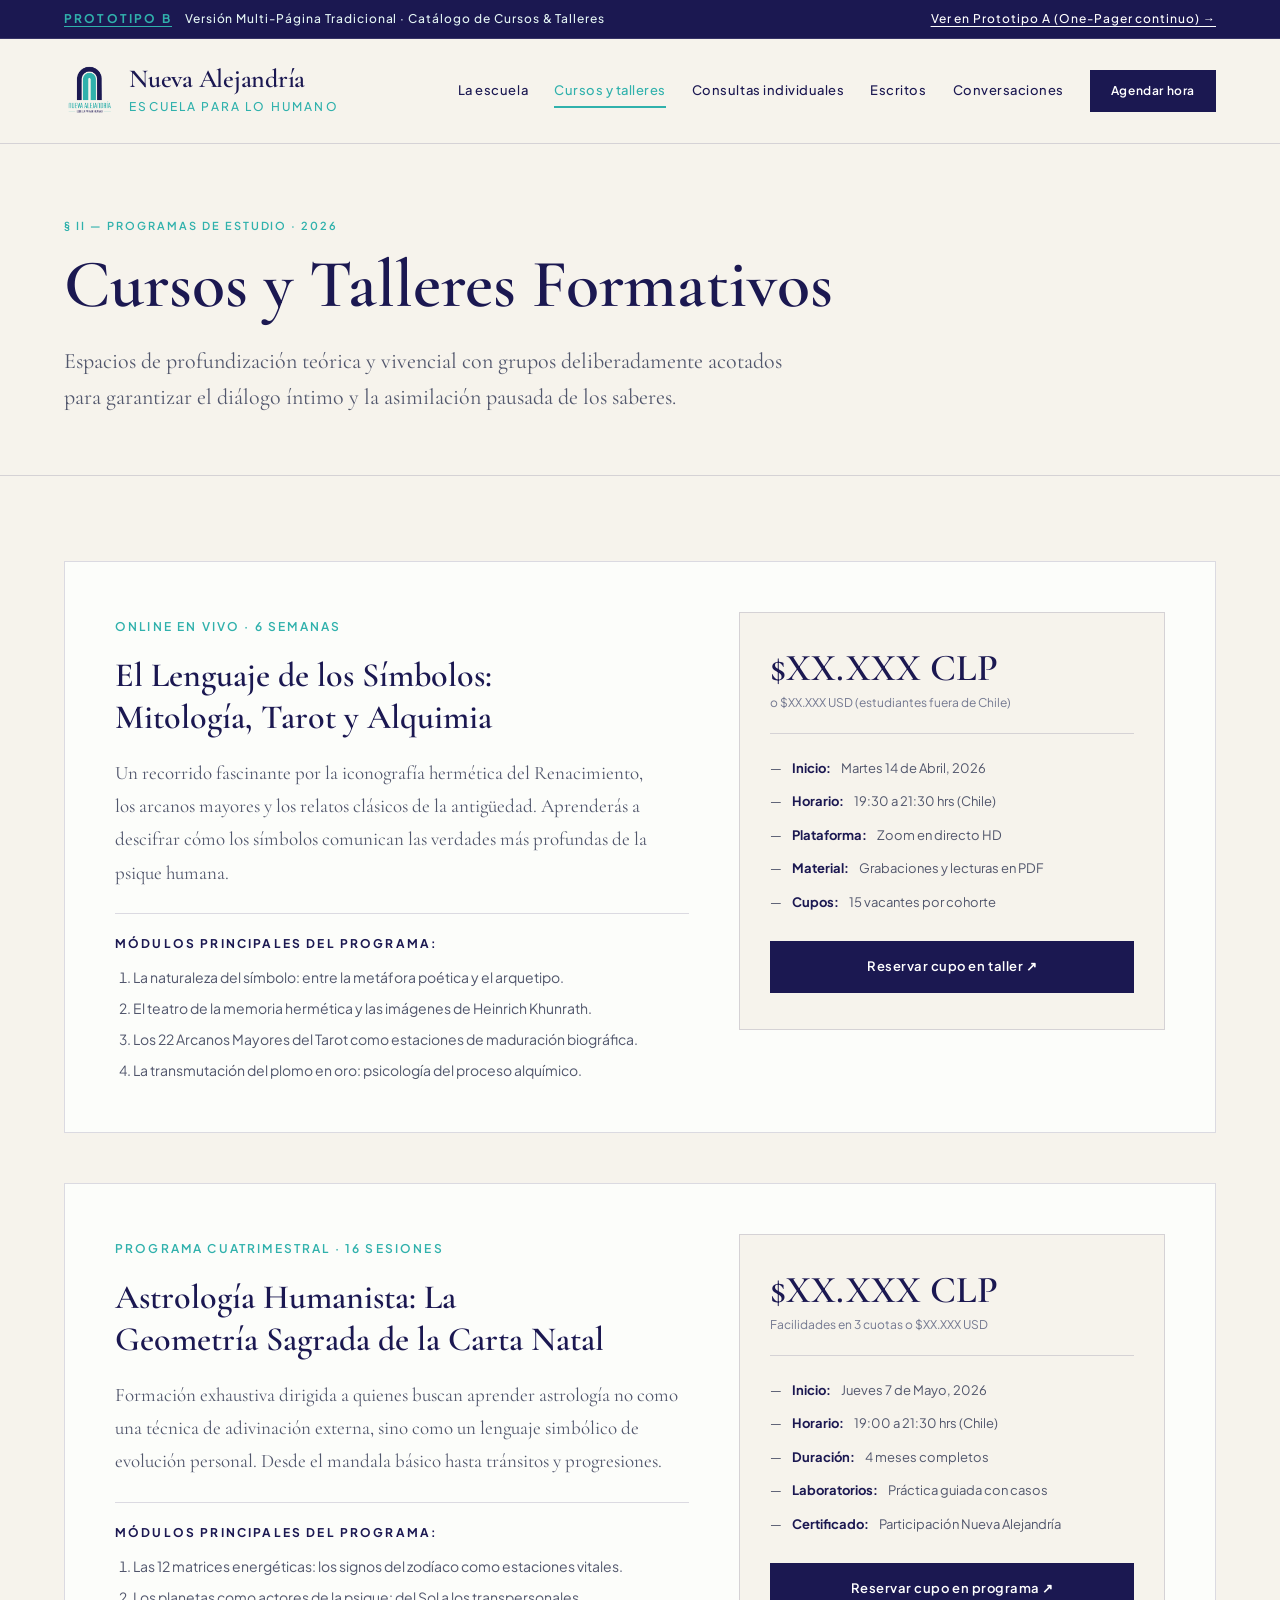
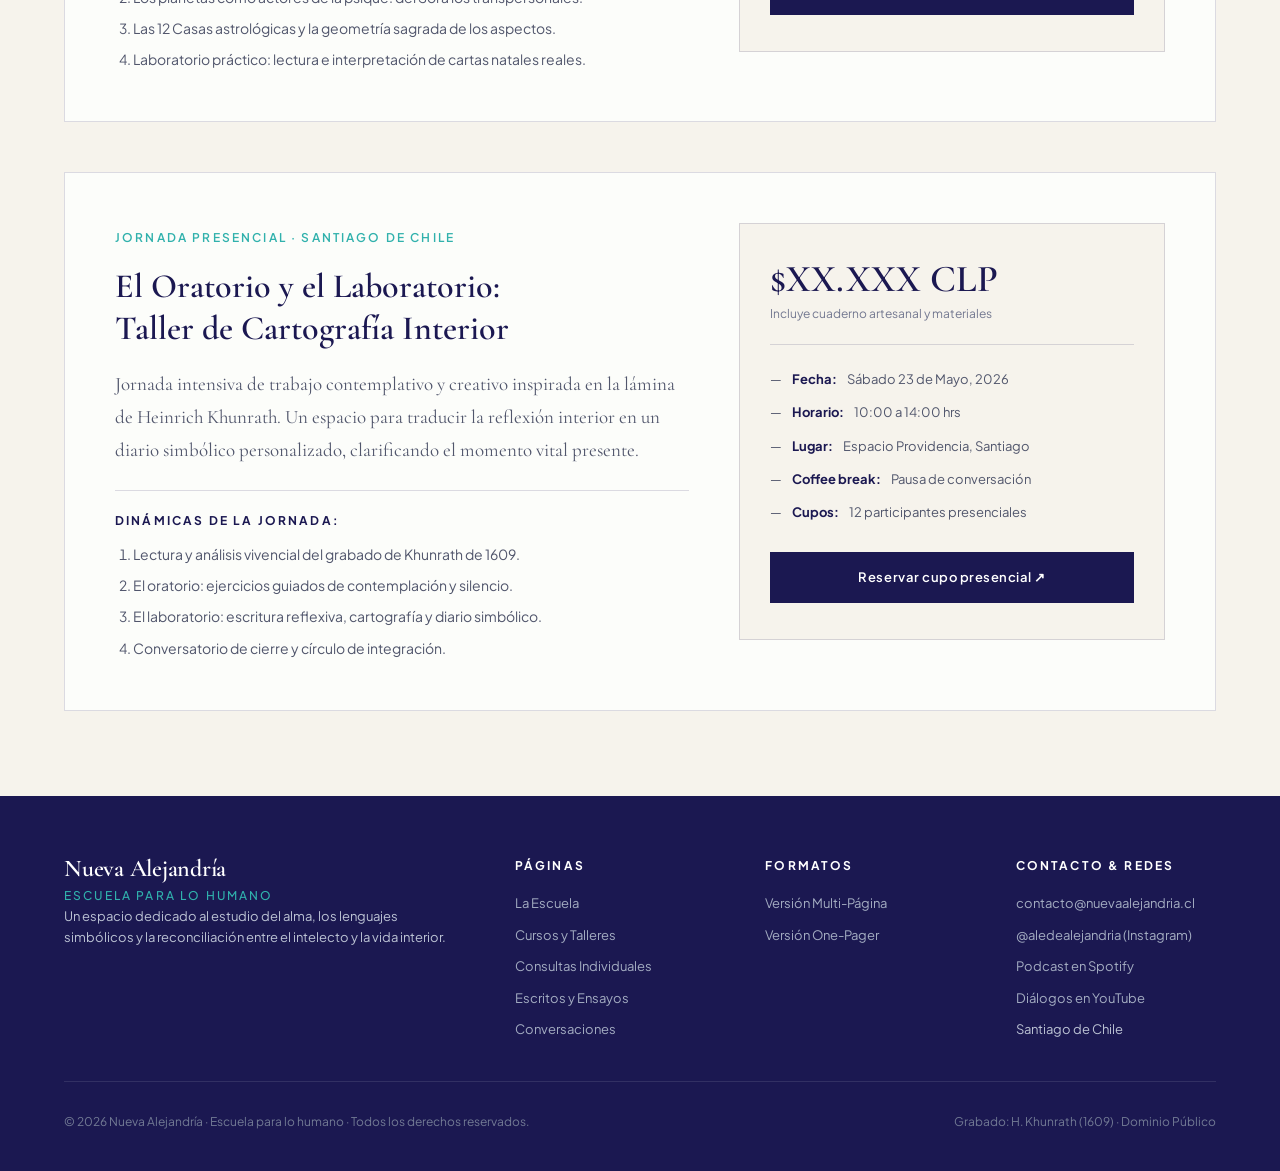
<file: cursos.html>
<!doctype html>
<html lang="es">
<head>
  <meta charset="UTF-8">
  <meta name="viewport" content="width=device-width, initial-scale=1">
  <title>Cursos y Talleres · Nueva Alejandría</title>
  <meta name="description" content="Catálogo de cursos y talleres de Nueva Alejandría. Simbología, mitología, tarot y astrología humanista. Reserva tu cupo.">
  
  <link rel="stylesheet" href="./assets/fonts.css">
  <link rel="preconnect" href="https://fonts.googleapis.com">
  <link rel="preconnect" href="https://fonts.gstatic.com" crossorigin>
  <link href="https://fonts.googleapis.com/css2?family=Cormorant+Garamond:ital,wght@0,400;0,500;0,600;0,700;1,400;1,500;1,600&family=Plus+Jakarta+Sans:wght@400;500;600;700&display=swap" rel="stylesheet">

  <style>
    :root {
      --paper: #fcfdfa;
      --paper-alt: #f5faf7;
      --paper-warm: #f6f3ec;
      --ink: #1B1851;
      --ink-soft: #2a2569;
      --teal: #30B1AC;
      --teal-hover: #26928e;
      --teal-soft: rgba(48, 177, 172, 0.12);
      --line: rgba(27, 24, 81, 0.15);
      --line-subtle: rgba(27, 24, 81, 0.08);
      --text-muted: #51566c;
      --text-light: #737890;
      --card-bg: transparent;
      --font-serif: "Cormorant Garamond", Garamond, Georgia, serif;
      --font-sans: "Plus Jakarta Sans", "Acumin Pro", -apple-system, BlinkMacSystemFont, "Segoe UI", Roboto, sans-serif;
    }

    * { box-sizing: border-box; margin: 0; padding: 0; }
    html { scroll-behavior: smooth; }
    body {
      background: var(--paper-warm);
      color: var(--ink);
      font: 16px/1.65 var(--font-sans);
      -webkit-font-smoothing: antialiased;
      font-feature-settings: "kern" 1, "liga" 1, "onum" 1;
      text-rendering: optimizeLegibility;
      overflow-x: hidden;
    }

    a { color: inherit; text-decoration: none; }
    button { font: inherit; cursor: pointer; border: none; background: none; }

    .prototype-bar {
      background: var(--ink);
      color: #e4f5f4;
      font-size: 12px;
      font-weight: 500;
      letter-spacing: .08em;
      padding: 9px 5%;
      display: flex;
      justify-content: space-between;
      align-items: center;
      flex-wrap: wrap;
      gap: 10px;
      border-bottom: 1px solid rgba(255, 255, 255, 0.12);
      z-index: 40;
    }
    .prototype-bar .badge {
      background: transparent;
      color: var(--teal);
      padding: 0;
      border-radius: 0;
      font-weight: 700;
      margin-right: 10px;
      text-transform: uppercase;
      font-size: 12px;
      letter-spacing: .18em;
      border-bottom: 1px solid var(--teal);
    }
    .prototype-bar a { color: #ffffff; text-decoration: underline; text-underline-offset: 3px; transition: color 160ms var(--ease-out); }
    @media (hover: hover) and (pointer: fine) {
      .prototype-bar a:hover { color: var(--teal); }
    }

    header {
      height: 105px;
      padding: 0 5%;
      display: flex;
      align-items: center;
      justify-content: space-between;
      gap: 20px;
      border-bottom: 1px solid var(--line);
      background: rgba(246, 243, 236, 0.95);
      backdrop-filter: blur(10px);
      position: sticky;
      top: 0;
      z-index: 30;
      transition: background-color 160ms var(--ease-out), border-color 160ms var(--ease-out), color 160ms var(--ease-out);
    }
    .brand {
      display: flex;
      align-items: center;
      gap: 14px;
      color: var(--ink);
    }
    .brand-logo {
      height: 54px;
      width: auto;
      display: block;
      object-fit: contain;
    }
    .brand-text {
      display: flex;
      flex-direction: column;
      justify-content: center;
    }
    .brand-title {
      font-family: var(--font-serif);
      font-size: 26px;
      font-weight: 600;
      line-height: 1.1;
      color: var(--ink);
      letter-spacing: -0.01em;
    }
    .brand-subtitle {
      font-family: var(--font-sans);
      font-size: 12px;
      font-weight: 500;
      letter-spacing: .18em;
      text-transform: uppercase;
      color: var(--teal);
      margin-top: 3px;
    }

    nav {
      display: flex;
      gap: 26px;
      align-items: center;
      font-size: 13px;
      font-weight: 500;
      letter-spacing: .04em;
      white-space: nowrap;
    }
    nav a {
      transition: color 160ms var(--ease-out);
      position: relative;
    }
    nav a.active { color: var(--teal); }
    @media (hover: hover) and (pointer: fine) {
      nav a:hover { color: var(--teal); }
    }
    nav a.active::after {
      content: '';
      position: absolute;
      bottom: -6px;
      left: 0;
      right: 0;
      height: 1.5px;
      background: var(--teal);
    }
    .nav-cta {
      background: var(--ink);
      color: #fff !important;
      padding: 10px 20px;
      border: 1px solid var(--ink);
      font-weight: 600;
      font-size: 12px;
      letter-spacing: .05em;
      transition: background-color 160ms var(--ease-out), border-color 160ms var(--ease-out), color 160ms var(--ease-out) !important;
    }
    @media (hover: hover) and (pointer: fine) {
      .nav-cta:hover {
      background: var(--teal) !important;
      border-color: var(--teal) !important;
      color: #fff !important;
    }
    }

    .menu-toggle {
      display: none;
      flex-direction: column;
      justify-content: center;
      gap: 5px;
      width: 40px;
      height: 40px;
      padding: 6px;
      cursor: pointer;
      z-index: 35;
    }
    .menu-toggle span {
      display: block;
      width: 22px;
      height: 2px;
      background: var(--ink);
      border-radius: 1px;
      transition: transform 200ms var(--ease-out), opacity .25s ease;
    }
    .menu-toggle[aria-expanded="true"] span:nth-child(1) { transform: translateY(7px) rotate(45deg); }
    .menu-toggle[aria-expanded="true"] span:nth-child(2) { opacity: 0; }
    .menu-toggle[aria-expanded="true"] span:nth-child(3) { transform: translateY(-7px) rotate(-45deg); }

    /* Page Banner */
    .page-banner {
      background: var(--paper-warm);
      border-bottom: 1px solid var(--line);
      padding: 75px 5% 60px;
    }
    .banner-inner { max-width: 1300px; margin: auto; }
    .banner-eyebrow {
      font: 600 11px var(--font-sans);
      letter-spacing: .18em;
      text-transform: uppercase;
      color: var(--teal);
      display: block;
      margin-bottom: 16px;
    }
    .banner-title {
      font-family: var(--font-serif);
      font-size: clamp(40px, 5.5vw, 68px);
      line-height: 1.1;
      font-weight: 600;
      color: var(--ink);
      max-width: 860px;
    }
    .banner-lead {
      font-family: var(--font-serif);
      font-size: 22px;
      line-height: 1.65;
      color: var(--text-muted);
      max-width: 720px;
      margin-top: 20px;
    }

    /* Catálogo de Cursos */
    .section { max-width: 1300px; margin: auto; padding: 85px 5%; }
    .courses-list {
      display: flex;
      flex-direction: column;
      gap: 50px;
    }
    .course-item-card {
      background: var(--paper);
      border: 1px solid var(--line);
      padding: 50px;
      display: grid;
      grid-template-columns: 1.35fr 1fr;
      gap: 50px;
      align-items: start;
      position: relative;
    }
    .course-badge {
      display: inline-block;
      font-family: var(--font-sans);
      font-size: 12px;
      font-weight: 600;
      letter-spacing: .18em;
      text-transform: uppercase;
      color: var(--teal);
      background: transparent;
      padding: 0;
      border-radius: 0;
      margin-bottom: 18px;
    }
    .course-item-card h2 {
      font-family: var(--font-serif);
      font-size: 34px;
      font-weight: 600;
      line-height: 1.25;
      color: var(--ink);
      margin-bottom: 16px;
    }
    .course-item-card p {
      font-family: var(--font-serif);
      font-size: 19px;
      line-height: 1.75;
      color: var(--text-muted);
      margin-bottom: 24px;
    }
    .syllabus-box {
      border-top: 1px solid var(--line);
      padding-top: 20px;
      margin-top: 20px;
    }
    .syllabus-box h4 {
      font-size: 12px;
      font-weight: 700;
      letter-spacing: .18em;
      text-transform: uppercase;
      color: var(--ink);
      margin-bottom: 12px;
    }
    .syllabus-box ol {
      padding-left: 18px;
      font-size: 14px;
      color: var(--text-muted);
      display: flex;
      flex-direction: column;
      gap: 8px;
    }

    /* Columna de reserva / precio */
    .course-sidebar-card {
      background: var(--paper-warm);
      border: 1px solid var(--line);
      padding: 36px 30px;
    }
    .course-price-box {
      border-bottom: 1px solid var(--line);
      padding-bottom: 20px;
      margin-bottom: 24px;
    }
    .course-price-box .price-num {
      font-family: var(--font-serif);
      font-size: 38px;
      font-weight: 600;
      color: var(--ink);
      line-height: 1;
      font-variant-numeric: oldstyle-nums;
      font-feature-settings: "onum" 1;
    }
    .course-price-box .price-sub {
      font-size: 12px;
      color: var(--text-light);
      margin-top: 6px;
    }
    .specs-list {
      list-style: none;
      display: flex;
      flex-direction: column;
      gap: 12px;
      font-size: 13px;
      color: var(--text-muted);
      margin-bottom: 28px;
    }
    .specs-list li {
      display: flex;
      align-items: center;
      gap: 10px;
    }
    .specs-list strong { color: var(--ink); }
    .btn-primary,
    .btn-reserve,
    .btn-reserve-action {
      display: inline-flex;
      align-items: center;
      justify-content: center;
      gap: 8px;
      width: 100%;
      background: var(--ink);
      color: #fff;
      padding: 14px;
      font-size: 13px;
      font-weight: 600;
      letter-spacing: .04em;
      text-align: center;
      border: 1px solid var(--ink);
      border-radius: 0;
      transition: background-color 160ms var(--ease-out), border-color 160ms var(--ease-out), color 160ms var(--ease-out);
      cursor: pointer;
      text-decoration: none;
    }
    .btn-primary:hover,
    .btn-reserve:hover,
    @media (hover: hover) and (pointer: fine) {
      .btn-reserve-action:hover {
      background: var(--teal);
      border-color: var(--teal);
      color: #fff;
    }
    }

    /* Modales */
    dialog {
      padding: 0;
      border: 1px solid var(--line);
      width: min(720px, 94vw);
      max-height: 90vh;
      background: var(--paper-warm);
      margin: auto;
      box-shadow: none;
      border-radius: 0;
    }
    dialog::backdrop { background: rgba(27, 24, 81, 0.7); backdrop-filter: blur(5px); }
    .modal-head {
      background: var(--paper-warm);
      padding: 20px 28px;
      border-bottom: 1px solid var(--line);
      display: flex;
      justify-content: space-between;
      align-items: center;
    }
    .modal-head h3 { font-family: var(--font-serif); font-size: 24px; font-weight: 600; color: var(--ink); }
    .modal-close-btn { font-size: 20px; line-height: 1; color: var(--text-muted); cursor: pointer; padding: 4px 8px; }
    .modal-content-area { padding: 35px 30px; overflow-y: auto; max-height: calc(90vh - 130px); background: var(--paper-warm); }
    .mockup-form { display: flex; flex-direction: column; gap: 18px; }
    .form-group { display: flex; flex-direction: column; gap: 6px; }
    .form-group label { font-size: 12px; font-weight: 600; color: var(--ink); }
    .form-group input, .form-group select, .form-group textarea {
      padding: 10px 14px;
      border: 1px solid var(--line);
      background: var(--paper);
      font: 14px var(--font-sans);
      color: var(--ink);
      border-radius: 0;
    }
    .form-row { display: grid; grid-template-columns: 1fr 1fr; gap: 16px; }
    .form-summary { background: var(--paper); border: 1px solid var(--line); padding: 18px; border-radius: 0; font-size: 13px; color: var(--text-muted); }
    .form-summary strong { color: var(--ink); display: block; margin-bottom: 4px; font-size: 15px; font-family: var(--font-serif); }
    .mockup-notice {
      font-size: 12px;
      font-family: var(--font-serif);
      font-style: italic;
      color: var(--text-muted);
      border-top: 1px solid var(--line);
      border-bottom: 1px solid var(--line);
      padding: 8px 0;
      background: transparent;
    }
    .btn-submit-form {
      background: var(--ink);
      color: #fff;
      padding: 14px;
      font-size: 13px;
      font-weight: 600;
      letter-spacing: .04em;
      border: 1px solid var(--ink);
      border-radius: 0;
      cursor: pointer;
      margin-top: 10px;
      transition: background-color 160ms var(--ease-out), border-color 160ms var(--ease-out), color 160ms var(--ease-out);
    }
    @media (hover: hover) and (pointer: fine) {
      .btn-submit-form:hover { background: var(--teal); border-color: var(--teal); }
    }
    .confirmation-state { display: none; text-align: center; padding: 35px 20px; }
    .confirmation-icon {
      font-size: 32px;
      color: var(--teal);
      margin: 0 auto 16px;
      line-height: 1;
    }
    .confirmation-state h4 { font-family: var(--font-serif); font-size: 28px; font-weight: 600; color: var(--ink); margin-bottom: 12px; }
    .confirmation-state p { font-size: 15px; line-height: 1.6; color: var(--text-muted); max-width: 460px; margin: 0 auto 25px; }

    /* Footer */
    footer { background: var(--ink); color: #bcc3d4; padding: 60px 5% 40px; font-size: 13px; }
    .footer-inner { max-width: 1300px; margin: auto; display: grid; grid-template-columns: 2fr 1fr 1fr 1fr; gap: 50px; border-bottom: 1px solid rgba(255, 255, 255, 0.1); padding-bottom: 40px; margin-bottom: 30px; }
    .footer-brand .brand-title { color: #ffffff; font-size: 24px; }
    .footer-brand .brand-subtitle { color: var(--teal); margin-top: 4px; }
    .footer-col h5 { font-size: 12px; font-weight: 700; letter-spacing: .18em; text-transform: uppercase; color: #ffffff; margin-bottom: 18px; }
    .footer-col ul { list-style: none; display: flex; flex-direction: column; gap: 10px; }
    .footer-col a { color: #a4adc2; }
    @media (hover: hover) and (pointer: fine) {
      .footer-col a:hover { color: var(--teal); }
    }
    .footer-bottom { max-width: 1300px; margin: auto; display: flex; justify-content: space-between; font-size: 12px; color: #727a94; }

    @media (max-width: 900px) {
      header { height: 80px; }
      .menu-toggle { display: flex; flex-shrink: 0; }
      nav {
        display: none;
        position: absolute;
        top: 80px;
        left: 0;
        right: 0;
        background: rgba(252, 253, 250, 0.98);
        backdrop-filter: blur(12px);
        flex-direction: column;
        padding: 24px 8%;
        gap: 18px;
        border-bottom: 1px solid var(--line);
      }
      nav.nav-open { display: flex; }
      nav a { font-size: 15px; padding: 4px 0; }
      .brand-logo { height: 44px; }
      .brand-title { font-size: 20px; }
      .brand-subtitle { font-size: 8.5px; }

      .course-item-card { grid-template-columns: 1fr; padding: 35px 25px; }
      .footer-inner { grid-template-columns: 1fr; gap: 30px; }
      .footer-bottom { flex-direction: column; gap: 10px; }
      .form-row { grid-template-columns: 1fr; }
      .prototype-bar { flex-direction: column; align-items: flex-start; font-size: 12px; }
    }
  
    /* ===== Pulido de movimiento y accesibilidad ===== */
    :root { --ease-out: cubic-bezier(0.23, 1, 0.32, 1); }
    h1, h2, h3 { text-wrap: balance; }
    p, blockquote, .essay-excerpt { text-wrap: pretty; }
    h1, h2, h3, .brand-title { font-optical-sizing: auto; }

    /* Foco de teclado visible en todas las páginas */
    :focus-visible { outline: 2px solid var(--ink); outline-offset: 3px; }
    footer :focus-visible, .prototype-bar :focus-visible { outline-color: #ffffff; }
    button:focus-visible, a:focus-visible, input:focus-visible, select:focus-visible, textarea:focus-visible {
      outline: 2px solid var(--ink); outline-offset: 3px;
    }
    footer a:focus-visible, .prototype-bar a:focus-visible { outline-color: #ffffff; }

    /* Respuesta al presionar */
    .btn-primary, .nav-cta, .btn-reserve, .btn-reserve-action, .btn-book-action, .btn-book-now,
    .btn-submit-form, .btn-close-folio, .btn-secondary, .media-btn {
      transition-property: background-color, border-color, color, transform;
      transition-duration: 160ms;
      transition-timing-function: var(--ease-out);
    }
    .btn-primary:active, .nav-cta:active, .btn-reserve:active, .btn-reserve-action:active,
    .btn-book-action:active, .btn-book-now:active, .btn-submit-form:active,
    .btn-close-folio:active, .btn-secondary:active, .media-btn:active {
      transform: scale(0.97);
      transition-duration: 100ms;
    }

    /* Entrada y salida de modales (entra 220ms, sale 160ms) */
    dialog {
      opacity: 0;
      transform: scale(0.97);
      transition: opacity 160ms var(--ease-out), transform 160ms var(--ease-out),
                  overlay 160ms allow-discrete, display 160ms allow-discrete;
    }
    dialog[open] {
      opacity: 1;
      transform: none;
      transition-duration: 220ms;
    }
    @starting-style { dialog[open] { opacity: 0; transform: scale(0.97); } }
    dialog::backdrop {
      opacity: 0;
      transition: opacity 160ms var(--ease-out), overlay 160ms allow-discrete, display 160ms allow-discrete;
    }
    dialog[open]::backdrop { opacity: 1; transition-duration: 220ms; }
    @starting-style { dialog[open]::backdrop { opacity: 0; } }

    /* Movimiento reducido: sin desplazamiento ni escala, se conservan opacidad y color */
    @media (prefers-reduced-motion: reduce) {
      html { scroll-behavior: auto; }
      dialog, dialog[open] { transform: none; }
      .btn-primary:active, .nav-cta:active, .btn-reserve:active, .btn-reserve-action:active,
      .btn-book-action:active, .btn-book-now:active, .btn-submit-form:active,
      .btn-close-folio:active, .btn-secondary:active, .media-btn:active { transform: none; }
    }
  </style>
</head>
<body>

  <aside class="prototype-bar" aria-label="Selector de versión">
    <div>
      <span class="badge">Prototipo B</span>
      <span>Versión Multi-Página Tradicional · Catálogo de Cursos & Talleres</span>
    </div>
    <div>
      <a href="./nueva_alejandría.html#cursos">Ver en Prototipo A (One-Pager continuo) →</a>
    </div>
  </aside>

  <header>
    <a class="brand" href="./index.html">
      <img src="./assets/logo.png" alt="Logo de Nueva Alejandría" class="brand-logo">
      <div class="brand-text">
        <span class="brand-title">Nueva Alejandría</span>
        <span class="brand-subtitle">Escuela para lo humano</span>
      </div>
    </a>
    
    <button class="menu-toggle" id="menu-toggle" aria-label="Abrir menú" aria-expanded="false">
      <span></span><span></span><span></span>
    </button>

    <nav id="main-nav">
      <a href="./escuela.html">La escuela</a>
      <a href="./cursos.html" class="active">Cursos y talleres</a>
      <a href="./consultas.html">Consultas individuales</a>
      <a href="./escritos.html">Escritos</a>
      <a href="./conversaciones.html">Conversaciones</a>
      <a href="./consultas.html" class="nav-cta">Agendar hora</a>
    </nav>
  </header>

  <main>
    <section class="page-banner">
      <div class="banner-inner">
        <div class="banner-eyebrow">§ II — Programas de Estudio · 2026</div>
        <h1 class="banner-title">Cursos y Talleres Formativos</h1>
        <p class="banner-lead">Espacios de profundización teórica y vivencial con grupos deliberadamente acotados para garantizar el diálogo íntimo y la asimilación pausada de los saberes.</p>
      </div>
    </section>

    <section class="section">
      <div class="courses-list">
        <!-- CURSO 01 -->
        <article class="course-item-card">
          <div>
            <span class="course-badge">Online en Vivo · 6 Semanas</span>
            <h2>El Lenguaje de los Símbolos: Mitología, Tarot y Alquimia</h2>
            <p>Un recorrido fascinante por la iconografía hermética del Renacimiento, los arcanos mayores y los relatos clásicos de la antigüedad. Aprenderás a descifrar cómo los símbolos comunican las verdades más profundas de la psique humana.</p>
            
            <div class="syllabus-box">
              <h4>Módulos principales del programa:</h4>
              <ol>
                <li>La naturaleza del símbolo: entre la metáfora poética y el arquetipo.</li>
                <li>El teatro de la memoria hermética y las imágenes de Heinrich Khunrath.</li>
                <li>Los 22 Arcanos Mayores del Tarot como estaciones de maduración biográfica.</li>
                <li>La transmutación del plomo en oro: psicología del proceso alquímico.</li>
              </ol>
            </div>
          </div>

          <aside class="course-sidebar-card">
            <div class="course-price-box">
              <div class="price-num">$XX.XXX CLP</div>
              <div class="price-sub">o $XX.XXX USD (estudiantes fuera de Chile)</div>
            </div>
            <ul class="specs-list">
              <li>— <strong>Inicio:</strong> Martes 14 de Abril, 2026</li>
              <li>— <strong>Horario:</strong> 19:30 a 21:30 hrs (Chile)</li>
              <li>— <strong>Plataforma:</strong> Zoom en directo HD</li>
              <li>— <strong>Material:</strong> Grabaciones y lecturas en PDF</li>
              <li>— <strong>Cupos:</strong> 15 vacantes por cohorte</li>
            </ul>
            <button class="btn-reserve-action" data-course="El Lenguaje de los Símbolos" data-price="$XX.XXX CLP / $XX.XXX USD">Reservar cupo en taller ↗</button>
          </aside>
        </article>

        <!-- CURSO 02 -->
        <article class="course-item-card">
          <div>
            <span class="course-badge">Programa Cuatrimestral · 16 Sesiones</span>
            <h2>Astrología Humanista: La Geometría Sagrada de la Carta Natal</h2>
            <p>Formación exhaustiva dirigida a quienes buscan aprender astrología no como una técnica de adivinación externa, sino como un lenguaje simbólico de evolución personal. Desde el mandala básico hasta tránsitos y progresiones.</p>
            
            <div class="syllabus-box">
              <h4>Módulos principales del programa:</h4>
              <ol>
                <li>Las 12 matrices energéticas: los signos del zodíaco como estaciones vitales.</li>
                <li>Los planetas como actores de la psique: del Sol a los transpersonales.</li>
                <li>Las 12 Casas astrológicas y la geometría sagrada de los aspectos.</li>
                <li>Laboratorio práctico: lectura e interpretación de cartas natales reales.</li>
              </ol>
            </div>
          </div>

          <aside class="course-sidebar-card">
            <div class="course-price-box">
              <div class="price-num">$XX.XXX CLP</div>
              <div class="price-sub">Facilidades en 3 cuotas o $XX.XXX USD</div>
            </div>
            <ul class="specs-list">
              <li>— <strong>Inicio:</strong> Jueves 7 de Mayo, 2026</li>
              <li>— <strong>Horario:</strong> 19:00 a 21:30 hrs (Chile)</li>
              <li>— <strong>Duración:</strong> 4 meses completos</li>
              <li>— <strong>Laboratorios:</strong> Práctica guiada con casos</li>
              <li>— <strong>Certificado:</strong> Participación Nueva Alejandría</li>
            </ul>
            <button class="btn-reserve-action" data-course="Astrología Humanista: Carta Natal" data-price="$XX.XXX CLP / $XX.XXX USD">Reservar cupo en programa ↗</button>
          </aside>
        </article>

        <!-- CURSO 03 -->
        <article class="course-item-card">
          <div>
            <span class="course-badge">Jornada Presencial · Santiago de Chile</span>
            <h2>El Oratorio y el Laboratorio: Taller de Cartografía Interior</h2>
            <p>Jornada intensiva de trabajo contemplativo y creativo inspirada en la lámina de Heinrich Khunrath. Un espacio para traducir la reflexión interior en un diario simbólico personalizado, clarificando el momento vital presente.</p>
            
            <div class="syllabus-box">
              <h4>Dinámicas de la jornada:</h4>
              <ol>
                <li>Lectura y análisis vivencial del grabado de Khunrath de 1609.</li>
                <li>El oratorio: ejercicios guiados de contemplación y silencio.</li>
                <li>El laboratorio: escritura reflexiva, cartografía y diario simbólico.</li>
                <li>Conversatorio de cierre y círculo de integración.</li>
              </ol>
            </div>
          </div>

          <aside class="course-sidebar-card">
            <div class="course-price-box">
              <div class="price-num">$XX.XXX CLP</div>
              <div class="price-sub">Incluye cuaderno artesanal y materiales</div>
            </div>
            <ul class="specs-list">
              <li>— <strong>Fecha:</strong> Sábado 23 de Mayo, 2026</li>
              <li>— <strong>Horario:</strong> 10:00 a 14:00 hrs</li>
              <li>— <strong>Lugar:</strong> Espacio Providencia, Santiago</li>
              <li>— <strong>Coffee break:</strong> Pausa de conversación</li>
              <li>— <strong>Cupos:</strong> 12 participantes presenciales</li>
            </ul>
            <button class="btn-reserve-action" data-course="Taller: El Oratorio y el Laboratorio" data-price="$XX.XXX CLP">Reservar cupo presencial ↗</button>
          </aside>
        </article>
      </div>
    </section>
  </main>

  <!-- MODAL DE RESERVA -->
  <dialog id="modal-reserve">
    <div class="modal-head">
      <h3>Reserva de Cupo · Taller</h3>
      <button class="modal-close-btn" id="close-reserve" aria-label="Cerrar modal">×</button>
    </div>
    <div class="modal-content-area">
      <div id="reserve-form-step">
        <form class="mockup-form" id="course-reservation-form">
          <div class="form-summary">
            <span style="font-size: 12px; text-transform: uppercase; letter-spacing: .18em; color: var(--teal); font-weight: 700;">Curso seleccionado:</span>
            <strong id="summary-course-name">El Lenguaje de los Símbolos</strong>
            <div id="summary-course-price" style="font-size: 13px; color: var(--ink);">Valor: $XX.XXX CLP / $XX.XXX USD</div>
          </div>

          <div class="mockup-notice">
            <span><strong>Demostración interactiva:</strong> Simula el registro del cupo para validar la experiencia de reserva.</span>
          </div>

          <div class="form-row">
            <div class="form-group">
              <label for="res-name">Nombre completo</label>
              <input type="text" id="res-name" required placeholder="Ej: Marcela Morales">
            </div>
            <div class="form-group">
              <label for="res-email">Correo electrónico</label>
              <input type="email" id="res-email" required placeholder="correo@ejemplo.com">
            </div>
          </div>

          <div class="form-row">
            <div class="form-group">
              <label for="res-phone">Teléfono / WhatsApp</label>
              <input type="tel" id="res-phone" placeholder="+56 9 8765 4321">
            </div>
            <div class="form-group">
              <label for="res-payment">Medio de pago</label>
              <select id="res-payment">
                <option value="transfer">Transferencia bancaria (CLP)</option>
                <option value="webpay">Webpay / Débito o Crédito</option>
                <option value="paypal">PayPal internacional (USD)</option>
              </select>
            </div>
          </div>

          <div class="form-group">
            <label for="res-notes">Expectativa o motivación (Opcional)</label>
            <textarea id="res-notes" rows="2" placeholder="¿Qué te motivó a inscribirte?"></textarea>
          </div>

          <button type="submit" class="btn-submit-form">Confirmar solicitud de cupo →</button>
        </form>
      </div>

      <div class="confirmation-state" id="reserve-confirmation">
        <div class="confirmation-icon">❦</div>
        <h4>¡Reserva solicitada con éxito!</h4>
        <p>Hemos simulado el registro para <strong id="confirmed-course-name"></strong>. En la versión final, el participante recibe confirmación instantánea por correo electrónico con los accesos.</p>
        <button class="btn-primary" id="btn-finish-reserve" style="margin: auto; width: auto; padding: 12px 28px;">Entendido, cerrar ventana</button>
      </div>
    </div>
  </dialog>

  <footer>
    <div class="footer-inner">
      <div class="footer-brand">
        <div class="brand-title">Nueva Alejandría</div>
        <div class="brand-subtitle">Escuela para lo humano</div>
        <p>Un espacio dedicado al estudio del alma, los lenguajes simbólicos y la reconciliación entre el intelecto y la vida interior.</p>
      </div>
      <div class="footer-col">
        <h5>Páginas</h5>
        <ul>
          <li><a href="./escuela.html">La Escuela</a></li>
          <li><a href="./cursos.html">Cursos y Talleres</a></li>
          <li><a href="./consultas.html">Consultas Individuales</a></li>
          <li><a href="./escritos.html">Escritos y Ensayos</a></li>
          <li><a href="./conversaciones.html">Conversaciones</a></li>
        </ul>
      </div>
      <div class="footer-col">
        <h5>Formatos</h5>
        <ul>
          <li><a href="./index.html">Versión Multi-Página</a></li>
          <li><a href="./nueva_alejandría.html">Versión One-Pager</a></li>
        </ul>
      </div>
      <div class="footer-col">
        <h5>Contacto & Redes</h5>
        <ul>
          <li><a href="mailto:contacto@nuevaalejandria.cl">contacto@nuevaalejandria.cl</a></li>
          <li><a href="https://www.instagram.com/aledealejandria/" target="_blank" rel="noopener noreferrer">@aledealejandria (Instagram)</a></li>
          <li><a href="https://open.spotify.com/episode/7EirnCvvLCarYNSZN8FS6R" target="_blank" rel="noopener noreferrer">Podcast en Spotify</a></li>
          <li><a href="https://www.youtube.com/watch?v=FjXZBH9Mf_I" target="_blank" rel="noopener noreferrer">Diálogos en YouTube</a></li>
          <li>Santiago de Chile</li>
        </ul>
      </div>
    </div>
    <div class="footer-bottom">
      <span>© 2026 Nueva Alejandría · Escuela para lo humano · Todos los derechos reservados.</span>
      <span>Grabado: H. Khunrath (1609) · Dominio Público</span>
    </div>
  </footer>

  <script>
    const menuToggle = document.querySelector('#menu-toggle');
    const mainNav = document.querySelector('#main-nav');
    if (menuToggle && mainNav) {
      menuToggle.onclick = () => {
        const isOpen = mainNav.classList.toggle('nav-open');
        menuToggle.setAttribute('aria-expanded', String(isOpen));
      };
    }

    const modalReserve = document.querySelector('#modal-reserve');
    const closeReserveBtn = document.querySelector('#close-reserve');
    const reserveForm = document.querySelector('#course-reservation-form');
    const reserveFormStep = document.querySelector('#reserve-form-step');
    const reserveConfirmation = document.querySelector('#reserve-confirmation');
    const btnFinishReserve = document.querySelector('#btn-finish-reserve');
    const summaryCourseName = document.querySelector('#summary-course-name');
    const summaryCoursePrice = document.querySelector('#summary-course-price');
    const confirmedCourseName = document.querySelector('#confirmed-course-name');

    document.querySelectorAll('.btn-reserve-action').forEach(btn => {
      btn.onclick = () => {
        const courseName = btn.getAttribute('data-course');
        const coursePrice = btn.getAttribute('data-price');
        if (courseName) {
          summaryCourseName.textContent = courseName;
          summaryCoursePrice.textContent = 'Valor: ' + coursePrice;
          confirmedCourseName.textContent = courseName;
          reserveFormStep.style.display = 'block';
          reserveConfirmation.style.display = 'none';
          modalReserve.showModal();
        }
      };
    });

    if (closeReserveBtn) closeReserveBtn.onclick = () => modalReserve.close();
    if (btnFinishReserve) btnFinishReserve.onclick = () => modalReserve.close();
    if (reserveForm) {
      reserveForm.onsubmit = (e) => {
        e.preventDefault();
        reserveFormStep.style.display = 'none';
        reserveConfirmation.style.display = 'block';
      };
    }
    if (modalReserve) {
      modalReserve.addEventListener('click', (e) => { if (e.target === modalReserve) modalReserve.close(); });
    }
  </script>
</body>
</html>
</file>
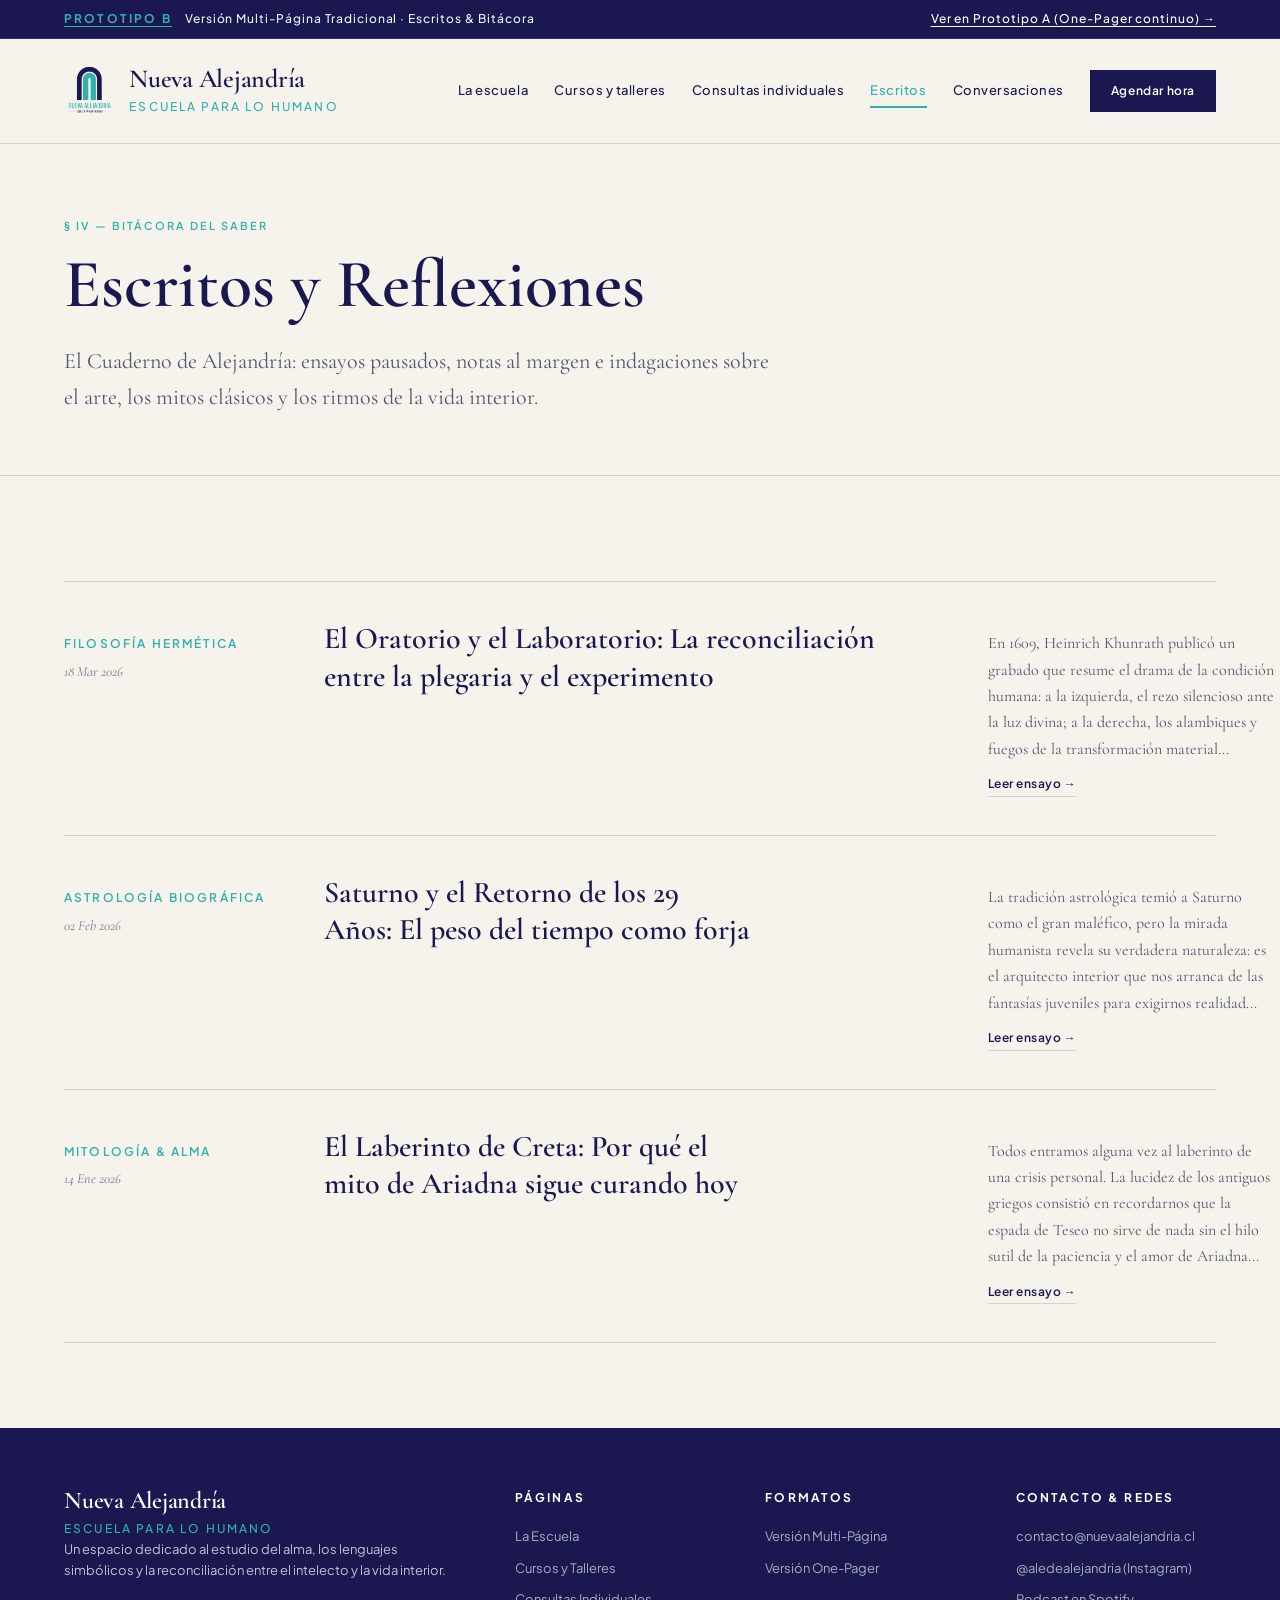
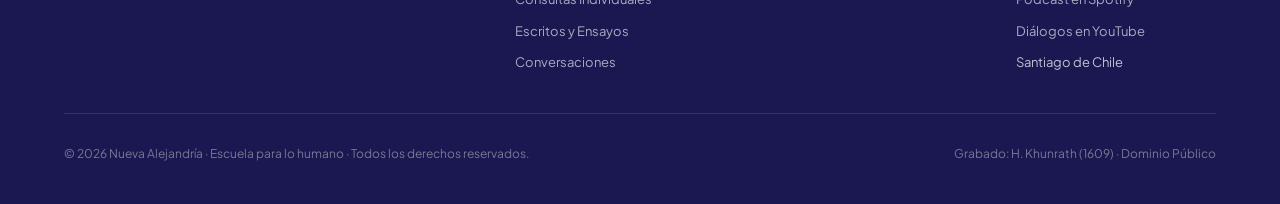
<file: escritos.html>
<!doctype html>
<html lang="es">
<head>
  <meta charset="UTF-8">
  <meta name="viewport" content="width=device-width, initial-scale=1">
  <title>Escritos y Reflexiones · Nueva Alejandría</title>
  <meta name="description" content="El Cuaderno de Alejandría: ensayos y reflexiones sobre filosofía hermética, mitología y astrología biográfica.">
  
  <link rel="stylesheet" href="./assets/fonts.css">
  <link rel="preconnect" href="https://fonts.googleapis.com">
  <link rel="preconnect" href="https://fonts.gstatic.com" crossorigin>
  <link href="https://fonts.googleapis.com/css2?family=Cormorant+Garamond:ital,wght@0,400;0,500;0,600;0,700;1,400;1,500;1,600&family=Plus+Jakarta+Sans:wght@400;500;600;700&display=swap" rel="stylesheet">

  <style>
    :root {
      --paper: #fcfdfa;
      --paper-alt: #f5faf7;
      --paper-warm: #f6f3ec;
      --ink: #1B1851;
      --ink-soft: #2a2569;
      --teal: #30B1AC;
      --teal-hover: #26928e;
      --teal-soft: rgba(48, 177, 172, 0.12);
      --line: rgba(27, 24, 81, 0.15);
      --line-subtle: rgba(27, 24, 81, 0.08);
      --text-muted: #51566c;
      --text-light: #737890;
      --card-bg: transparent;
      --font-serif: "Cormorant Garamond", Garamond, Georgia, serif;
      --font-sans: "Plus Jakarta Sans", "Acumin Pro", -apple-system, BlinkMacSystemFont, "Segoe UI", Roboto, sans-serif;
    }

    * { box-sizing: border-box; margin: 0; padding: 0; }
    html { scroll-behavior: smooth; }
    body {
      background: var(--paper-warm);
      color: var(--ink);
      font: 16px/1.65 var(--font-sans);
      -webkit-font-smoothing: antialiased;
      font-feature-settings: "kern" 1, "liga" 1, "onum" 1;
      text-rendering: optimizeLegibility;
      overflow-x: hidden;
    }

    a { color: inherit; text-decoration: none; }
    button { font: inherit; cursor: pointer; border: none; background: none; }

    .prototype-bar {
      background: var(--ink);
      color: #e4f5f4;
      font-size: 12px;
      font-weight: 500;
      letter-spacing: .08em;
      padding: 9px 5%;
      display: flex;
      justify-content: space-between;
      align-items: center;
      flex-wrap: wrap;
      gap: 10px;
      border-bottom: 1px solid rgba(255, 255, 255, 0.12);
      z-index: 40;
    }
    .prototype-bar .badge {
      background: transparent;
      color: var(--teal);
      padding: 0;
      border-radius: 0;
      font-weight: 700;
      margin-right: 10px;
      text-transform: uppercase;
      font-size: 12px;
      letter-spacing: .18em;
      border-bottom: 1px solid var(--teal);
    }
    .prototype-bar a { color: #ffffff; text-decoration: underline; text-underline-offset: 3px; transition: color 160ms var(--ease-out); }
    @media (hover: hover) and (pointer: fine) {
      .prototype-bar a:hover { color: var(--teal); }
    }

    header {
      height: 105px;
      padding: 0 5%;
      display: flex;
      align-items: center;
      justify-content: space-between;
      gap: 20px;
      border-bottom: 1px solid var(--line);
      background: rgba(246, 243, 236, 0.95);
      backdrop-filter: blur(10px);
      position: sticky;
      top: 0;
      z-index: 30;
      transition: background-color 160ms var(--ease-out), border-color 160ms var(--ease-out), color 160ms var(--ease-out);
    }
    .brand {
      display: flex;
      align-items: center;
      gap: 14px;
      color: var(--ink);
    }
    .brand-logo {
      height: 54px;
      width: auto;
      display: block;
      object-fit: contain;
    }
    .brand-text {
      display: flex;
      flex-direction: column;
      justify-content: center;
    }
    .brand-title {
      font-family: var(--font-serif);
      font-size: 26px;
      font-weight: 600;
      line-height: 1.1;
      color: var(--ink);
      letter-spacing: -0.01em;
    }
    .brand-subtitle {
      font-family: var(--font-sans);
      font-size: 12px;
      font-weight: 500;
      letter-spacing: .18em;
      text-transform: uppercase;
      color: var(--teal);
      margin-top: 3px;
    }

    nav {
      display: flex;
      gap: 26px;
      align-items: center;
      font-size: 13px;
      font-weight: 500;
      letter-spacing: .04em;
      white-space: nowrap;
    }
    nav a {
      transition: color 160ms var(--ease-out);
      position: relative;
    }
    nav a.active { color: var(--teal); }
    @media (hover: hover) and (pointer: fine) {
      nav a:hover { color: var(--teal); }
    }
    nav a.active::after {
      content: '';
      position: absolute;
      bottom: -6px;
      left: 0;
      right: 0;
      height: 1.5px;
      background: var(--teal);
    }
    .nav-cta {
      background: var(--ink);
      color: #fff !important;
      padding: 10px 20px;
      border: 1px solid var(--ink);
      font-weight: 600;
      font-size: 12px;
      letter-spacing: .05em;
      transition: background-color 160ms var(--ease-out), border-color 160ms var(--ease-out), color 160ms var(--ease-out) !important;
    }
    @media (hover: hover) and (pointer: fine) {
      .nav-cta:hover {
      background: var(--teal) !important;
      border-color: var(--teal) !important;
      color: #fff !important;
    }
    }

    .menu-toggle {
      display: none;
      flex-direction: column;
      justify-content: center;
      gap: 5px;
      width: 40px;
      height: 40px;
      padding: 6px;
      cursor: pointer;
      z-index: 35;
    }
    .menu-toggle span {
      display: block;
      width: 22px;
      height: 2px;
      background: var(--ink);
      border-radius: 1px;
      transition: transform 200ms var(--ease-out), opacity .25s ease;
    }
    .menu-toggle[aria-expanded="true"] span:nth-child(1) { transform: translateY(7px) rotate(45deg); }
    .menu-toggle[aria-expanded="true"] span:nth-child(2) { opacity: 0; }
    .menu-toggle[aria-expanded="true"] span:nth-child(3) { transform: translateY(-7px) rotate(-45deg); }

    /* Page Banner */
    .page-banner {
      background: var(--paper-warm);
      border-bottom: 1px solid var(--line);
      padding: 75px 5% 60px;
    }
    .banner-inner { max-width: 1300px; margin: auto; }
    .banner-eyebrow {
      font: 600 11px var(--font-sans);
      letter-spacing: .18em;
      text-transform: uppercase;
      color: var(--teal);
      display: block;
      margin-bottom: 16px;
    }
    .banner-title {
      font-family: var(--font-serif);
      font-size: clamp(40px, 5.5vw, 68px);
      line-height: 1.1;
      font-weight: 600;
      color: var(--ink);
      max-width: 860px;
    }
    .banner-lead {
      font-family: var(--font-serif);
      font-size: 22px;
      line-height: 1.65;
      color: var(--text-muted);
      max-width: 720px;
      margin-top: 20px;
    }

    /* Índice Literario de Ensayos */
    .section { max-width: 1300px; margin: auto; padding: 85px 5%; }
    .essays-index {
      border-top: 1px solid var(--line);
      margin-top: 20px;
    }
    .essay-card {
      display: grid;
      grid-template-columns: 20% 55% 25%;
      gap: 30px;
      align-items: baseline;
      padding: 38px 0;
      border-bottom: 1px solid var(--line);
      background: transparent;
      cursor: pointer;
      transition: background-color 160ms var(--ease-out);
    }
    @media (hover: hover) and (pointer: fine) {
      .essay-card:hover {
      background: rgba(27, 24, 81, 0.02);
    }
    }
    .essay-col-meta {
      display: flex;
      flex-direction: column;
      gap: 6px;
    }
    .essay-cat {
      font-size: 12px;
      font-weight: 600;
      letter-spacing: .18em;
      text-transform: uppercase;
      color: var(--teal);
    }
    .essay-date {
      font-family: var(--font-serif);
      font-size: 14px;
      color: var(--text-light);
      font-style: italic;
    }
    .essay-col-title .essay-title {
      font-family: var(--font-serif);
      font-size: 30px;
      font-weight: 600;
      line-height: 1.25;
      color: var(--ink);
      transition: color 160ms var(--ease-out);
    }
    @media (hover: hover) and (pointer: fine) {
      .essay-card:hover .essay-title {
      color: var(--teal);
    }
    }
    .essay-col-desc {
      display: flex;
      flex-direction: column;
      gap: 12px;
    }
    .essay-snippet {
      font-family: var(--font-serif);
      font-size: 16px;
      line-height: 1.65;
      color: var(--text-muted);
    }
    .essay-readmore {
      font-size: 12px;
      font-weight: 600;
      letter-spacing: .04em;
      color: var(--ink);
      display: inline-flex;
      align-items: center;
      gap: 6px;
      border-bottom: 1px solid var(--line);
      padding-bottom: 2px;
      align-self: flex-start;
      transition: background-color 160ms var(--ease-out), border-color 160ms var(--ease-out), color 160ms var(--ease-out);
    }
    @media (hover: hover) and (pointer: fine) {
      .essay-card:hover .essay-readmore {
      color: var(--teal);
      border-color: var(--teal);
    }
    }

    /* Modal Lector: Pliego Literario */
    dialog {
      padding: 0;
      border: 1px solid var(--line);
      width: min(840px, 94vw);
      max-height: 90vh;
      background: var(--paper-warm);
      margin: auto;
      box-shadow: none;
      border-radius: 0;
    }
    dialog::backdrop { background: rgba(27, 24, 81, 0.7); backdrop-filter: blur(5px); }
    .modal-head {
      background: var(--paper-warm);
      padding: 18px 8%;
      border-bottom: 1px solid var(--line);
      display: flex;
      justify-content: space-between;
      align-items: center;
      gap: 16px;
    }
    .modal-head h3 {
      font-size: 12px;
      font-weight: 600;
      letter-spacing: .18em;
      text-transform: uppercase;
      color: var(--ink);
    }
    .reading-time-indicator {
      font-family: var(--font-serif);
      font-style: italic;
      font-size: 13px;
      color: var(--teal);
    }
    .modal-close-btn { font-size: 20px; line-height: 1; color: var(--text-muted); cursor: pointer; padding: 4px 8px; }
    .modal-content-area {
      padding: 60px 10%;
      overflow-y: auto;
      max-height: calc(90vh - 75px);
      background: var(--paper-warm);
    }
    .essay-reader-article {
      max-width: 660px;
      margin: 0 auto;
    }
    .essay-reader-article h2 {
      font-family: var(--font-serif);
      font-size: clamp(30px, 3.8vw, 42px);
      font-weight: 600;
      color: var(--ink);
      line-height: 1.15;
      text-align: center;
      margin-bottom: 12px;
    }
    .essay-reader-meta {
      font-size: 12px;
      color: var(--teal);
      font-weight: 600;
      letter-spacing: .18em;
      text-transform: uppercase;
      margin-bottom: 35px;
      display: block;
      text-align: center;
    }
    .essay-reader-body p {
      font-family: var(--font-serif);
      font-size: 21px;
      line-height: 1.85;
      color: #2b2e3e;
      margin-bottom: 24px;
    }
    .essay-reader-body p:first-of-type::first-letter {
      font-family: var(--font-serif);
      font-size: 4rem;
      float: left;
      line-height: 0.8;
      margin: 6px 14px 0 0;
      color: var(--ink);
      font-weight: 600;
    }
    .essay-reader-body blockquote {
      border-left: none;
      border-top: 1px solid var(--line);
      border-bottom: 1px solid var(--line);
      padding: 30px 32px;
      margin: 38px 0;
      font-family: var(--font-serif);
      font-style: italic;
      text-align: center;
      color: var(--ink);
      font-size: 23px;
      line-height: 1.6;
    }
    .essay-colophon {
      margin-top: 50px;
      padding-top: 30px;
      border-top: 1px solid var(--line);
      text-align: center;
      font-family: var(--font-serif);
      font-style: italic;
      font-size: 14px;
      color: var(--text-light);
      display: flex;
      flex-direction: column;
      align-items: center;
      gap: 10px;
    }
    .colophon-mark {
      font-size: 20px;
      color: var(--teal);
      font-style: normal;
    }
    .btn-primary,
    .btn-close-folio {
      background: var(--ink);
      color: #fff;
      padding: 12px 26px;
      font-size: 12px;
      font-weight: 600;
      letter-spacing: .04em;
      border: 1px solid var(--ink);
      transition: background-color 160ms var(--ease-out), border-color 160ms var(--ease-out), color 160ms var(--ease-out);
      cursor: pointer;
      text-decoration: none;
      display: inline-flex;
      align-items: center;
      justify-content: center;
      gap: 8px;
    }
    .btn-primary:hover,
    @media (hover: hover) and (pointer: fine) {
      .btn-close-folio:hover {
      background: var(--teal);
      border-color: var(--teal);
      color: #fff;
    }
    }

    /* Footer */
    footer { background: var(--ink); color: #bcc3d4; padding: 60px 5% 40px; font-size: 13px; }
    .footer-inner { max-width: 1300px; margin: auto; display: grid; grid-template-columns: 2fr 1fr 1fr 1fr; gap: 50px; border-bottom: 1px solid rgba(255, 255, 255, 0.1); padding-bottom: 40px; margin-bottom: 30px; }
    .footer-brand .brand-title { color: #ffffff; font-size: 24px; }
    .footer-brand .brand-subtitle { color: var(--teal); margin-top: 4px; }
    .footer-col h5 { font-size: 12px; font-weight: 700; letter-spacing: .18em; text-transform: uppercase; color: #ffffff; margin-bottom: 18px; }
    .footer-col ul { list-style: none; display: flex; flex-direction: column; gap: 10px; }
    .footer-col a { color: #a4adc2; }
    @media (hover: hover) and (pointer: fine) {
      .footer-col a:hover { color: var(--teal); }
    }
    .footer-bottom { max-width: 1300px; margin: auto; display: flex; justify-content: space-between; font-size: 12px; color: #727a94; }

    @media (max-width: 900px) {
      header { height: 80px; }
      .menu-toggle { display: flex; flex-shrink: 0; }
      nav {
        display: none;
        position: absolute;
        top: 80px;
        left: 0;
        right: 0;
        background: rgba(252, 253, 250, 0.98);
        backdrop-filter: blur(12px);
        flex-direction: column;
        padding: 24px 8%;
        gap: 18px;
        border-bottom: 1px solid var(--line);
      }
      nav.nav-open { display: flex; }
      nav a { font-size: 15px; padding: 4px 0; }
      .brand-logo { height: 44px; }
      .brand-title { font-size: 20px; }
      .brand-subtitle { font-size: 8.5px; }

      .essay-card { grid-template-columns: 1fr; gap: 12px; padding: 26px 0; }
      .footer-inner { grid-template-columns: 1fr; gap: 30px; }
      .footer-bottom { flex-direction: column; gap: 10px; }
      .prototype-bar { flex-direction: column; align-items: flex-start; font-size: 12px; }
    }
  
    /* ===== Pulido de movimiento y accesibilidad ===== */
    :root { --ease-out: cubic-bezier(0.23, 1, 0.32, 1); }
    h1, h2, h3 { text-wrap: balance; }
    p, blockquote, .essay-excerpt { text-wrap: pretty; }
    h1, h2, h3, .brand-title { font-optical-sizing: auto; }

    /* Foco de teclado visible en todas las páginas */
    :focus-visible { outline: 2px solid var(--ink); outline-offset: 3px; }
    footer :focus-visible, .prototype-bar :focus-visible { outline-color: #ffffff; }
    button:focus-visible, a:focus-visible, input:focus-visible, select:focus-visible, textarea:focus-visible {
      outline: 2px solid var(--ink); outline-offset: 3px;
    }
    footer a:focus-visible, .prototype-bar a:focus-visible { outline-color: #ffffff; }

    /* Respuesta al presionar */
    .btn-primary, .nav-cta, .btn-reserve, .btn-reserve-action, .btn-book-action, .btn-book-now,
    .btn-submit-form, .btn-close-folio, .btn-secondary, .media-btn {
      transition-property: background-color, border-color, color, transform;
      transition-duration: 160ms;
      transition-timing-function: var(--ease-out);
    }
    .btn-primary:active, .nav-cta:active, .btn-reserve:active, .btn-reserve-action:active,
    .btn-book-action:active, .btn-book-now:active, .btn-submit-form:active,
    .btn-close-folio:active, .btn-secondary:active, .media-btn:active {
      transform: scale(0.97);
      transition-duration: 100ms;
    }

    /* Entrada y salida de modales (entra 220ms, sale 160ms) */
    dialog {
      opacity: 0;
      transform: scale(0.97);
      transition: opacity 160ms var(--ease-out), transform 160ms var(--ease-out),
                  overlay 160ms allow-discrete, display 160ms allow-discrete;
    }
    dialog[open] {
      opacity: 1;
      transform: none;
      transition-duration: 220ms;
    }
    @starting-style { dialog[open] { opacity: 0; transform: scale(0.97); } }
    dialog::backdrop {
      opacity: 0;
      transition: opacity 160ms var(--ease-out), overlay 160ms allow-discrete, display 160ms allow-discrete;
    }
    dialog[open]::backdrop { opacity: 1; transition-duration: 220ms; }
    @starting-style { dialog[open]::backdrop { opacity: 0; } }

    /* Movimiento reducido: sin desplazamiento ni escala, se conservan opacidad y color */
    @media (prefers-reduced-motion: reduce) {
      html { scroll-behavior: auto; }
      dialog, dialog[open] { transform: none; }
      .btn-primary:active, .nav-cta:active, .btn-reserve:active, .btn-reserve-action:active,
      .btn-book-action:active, .btn-book-now:active, .btn-submit-form:active,
      .btn-close-folio:active, .btn-secondary:active, .media-btn:active { transform: none; }
    }
  </style>
</head>
<body>

  <aside class="prototype-bar" aria-label="Selector de versión">
    <div>
      <span class="badge">Prototipo B</span>
      <span>Versión Multi-Página Tradicional · Escritos & Bitácora</span>
    </div>
    <div>
      <a href="./nueva_alejandría.html#escritos">Ver en Prototipo A (One-Pager continuo) →</a>
    </div>
  </aside>

  <header>
    <a class="brand" href="./index.html">
      <img src="./assets/logo.png" alt="Logo de Nueva Alejandría" class="brand-logo">
      <div class="brand-text">
        <span class="brand-title">Nueva Alejandría</span>
        <span class="brand-subtitle">Escuela para lo humano</span>
      </div>
    </a>
    
    <button class="menu-toggle" id="menu-toggle" aria-label="Abrir menú" aria-expanded="false">
      <span></span><span></span><span></span>
    </button>

    <nav id="main-nav">
      <a href="./escuela.html">La escuela</a>
      <a href="./cursos.html">Cursos y talleres</a>
      <a href="./consultas.html">Consultas individuales</a>
      <a href="./escritos.html" class="active">Escritos</a>
      <a href="./conversaciones.html">Conversaciones</a>
      <a href="./consultas.html" class="nav-cta">Agendar hora</a>
    </nav>
  </header>

  <main>
    <section class="page-banner">
      <div class="banner-inner">
        <div class="banner-eyebrow">§ IV — Bitácora del Saber</div>
        <h1 class="banner-title">Escritos y Reflexiones</h1>
        <p class="banner-lead">El Cuaderno de Alejandría: ensayos pausados, notas al margen e indagaciones sobre el arte, los mitos clásicos y los ritmos de la vida interior.</p>
      </div>
    </section>

    <section class="section">
      <div class="essays-index">
        <article class="essay-card" data-essay="khunrath">
          <div class="essay-col-meta">
            <span class="essay-cat">Filosofía Hermética</span>
            <time class="essay-date">18 Mar 2026</time>
          </div>
          <div class="essay-col-title">
            <h3 class="essay-title">El Oratorio y el Laboratorio: La reconciliación entre la plegaria y el experimento</h3>
          </div>
          <div class="essay-col-desc">
            <p class="essay-snippet">En 1609, Heinrich Khunrath publicó un grabado que resume el drama de la condición humana: a la izquierda, el rezo silencioso ante la luz divina; a la derecha, los alambiques y fuegos de la transformación material...</p>
            <span class="essay-readmore">Leer ensayo →</span>
          </div>
        </article>

        <article class="essay-card" data-essay="saturno">
          <div class="essay-col-meta">
            <span class="essay-cat">Astrología Biográfica</span>
            <time class="essay-date">02 Feb 2026</time>
          </div>
          <div class="essay-col-title">
            <h3 class="essay-title">Saturno y el Retorno de los 29 Años: El peso del tiempo como forja</h3>
          </div>
          <div class="essay-col-desc">
            <p class="essay-snippet">La tradición astrológica temió a Saturno como el gran maléfico, pero la mirada humanista revela su verdadera naturaleza: es el arquitecto interior que nos arranca de las fantasías juveniles para exigirnos realidad...</p>
            <span class="essay-readmore">Leer ensayo →</span>
          </div>
        </article>

        <article class="essay-card" data-essay="mitos">
          <div class="essay-col-meta">
            <span class="essay-cat">Mitología & Alma</span>
            <time class="essay-date">14 Ene 2026</time>
          </div>
          <div class="essay-col-title">
            <h3 class="essay-title">El Laberinto de Creta: Por qué el mito de Ariadna sigue curando hoy</h3>
          </div>
          <div class="essay-col-desc">
            <p class="essay-snippet">Todos entramos alguna vez al laberinto de una crisis personal. La lucidez de los antiguos griegos consistió en recordarnos que la espada de Teseo no sirve de nada sin el hilo sutil de la paciencia y el amor de Ariadna...</p>
            <span class="essay-readmore">Leer ensayo →</span>
          </div>
        </article>
      </div>
    </section>
  </main>

  <!-- MODAL LECTOR DE ENSAYOS: PLIEGO LITERARIO -->
  <dialog id="modal-essay-reader">
    <div class="modal-head">
      <div>
        <h3>Cuaderno de Alejandría · Ensayo</h3>
        <span class="reading-time-indicator">Tiempo estimado de lectura: ~5 min</span>
      </div>
      <button class="modal-close-btn" id="close-essay-reader" aria-label="Cerrar lectura">×</button>
    </div>
    <div class="modal-content-area">
      <article class="essay-reader-article">
        <h2 id="essay-full-title">Título del ensayo</h2>
        <span class="essay-reader-meta" id="essay-full-meta">Categoría · Por Alejandra Silva Pérez</span>
        <div class="essay-reader-body" id="essay-full-body"></div>
        <div class="essay-colophon">
          <span class="colophon-mark">❦</span>
          <p>Nueva Alejandría · Cuaderno de Ensayo y Pensamiento Humanista</p>
          <p>Santiago de Chile · Primavera de 2026</p>
          <button class="btn-close-folio" id="btn-close-reader-bottom">Cerrar pliego de lectura</button>
        </div>
      </article>
    </div>
  </dialog>

  <footer>
    <div class="footer-inner">
      <div class="footer-brand">
        <div class="brand-title">Nueva Alejandría</div>
        <div class="brand-subtitle">Escuela para lo humano</div>
        <p>Un espacio dedicado al estudio del alma, los lenguajes simbólicos y la reconciliación entre el intelecto y la vida interior.</p>
      </div>
      <div class="footer-col">
        <h5>Páginas</h5>
        <ul>
          <li><a href="./escuela.html">La Escuela</a></li>
          <li><a href="./cursos.html">Cursos y Talleres</a></li>
          <li><a href="./consultas.html">Consultas Individuales</a></li>
          <li><a href="./escritos.html">Escritos y Ensayos</a></li>
          <li><a href="./conversaciones.html">Conversaciones</a></li>
        </ul>
      </div>
      <div class="footer-col">
        <h5>Formatos</h5>
        <ul>
          <li><a href="./index.html">Versión Multi-Página</a></li>
          <li><a href="./nueva_alejandría.html">Versión One-Pager</a></li>
        </ul>
      </div>
      <div class="footer-col">
        <h5>Contacto & Redes</h5>
        <ul>
          <li><a href="mailto:contacto@nuevaalejandria.cl">contacto@nuevaalejandria.cl</a></li>
          <li><a href="https://www.instagram.com/aledealejandria/" target="_blank" rel="noopener noreferrer">@aledealejandria (Instagram)</a></li>
          <li><a href="https://open.spotify.com/episode/7EirnCvvLCarYNSZN8FS6R" target="_blank" rel="noopener noreferrer">Podcast en Spotify</a></li>
          <li><a href="https://www.youtube.com/watch?v=FjXZBH9Mf_I" target="_blank" rel="noopener noreferrer">Diálogos en YouTube</a></li>
          <li>Santiago de Chile</li>
        </ul>
      </div>
    </div>
    <div class="footer-bottom">
      <span>© 2026 Nueva Alejandría · Escuela para lo humano · Todos los derechos reservados.</span>
      <span>Grabado: H. Khunrath (1609) · Dominio Público</span>
    </div>
  </footer>

  <script>
    const menuToggle = document.querySelector('#menu-toggle');
    const mainNav = document.querySelector('#main-nav');
    if (menuToggle && mainNav) {
      menuToggle.onclick = () => {
        const isOpen = mainNav.classList.toggle('nav-open');
        menuToggle.setAttribute('aria-expanded', String(isOpen));
      };
    }

    const essaysData = {
      khunrath: {
        title: "El Oratorio y el Laboratorio: La reconciliación entre la plegaria y el experimento",
        meta: "Filosofía Hermética · Heinrich Khunrath y el Renacimiento",
        body: `
          <p>Cuando Heinrich Khunrath publicó en 1609 su <em>Amphitheatrum sapientiae aeternae</em>, incluyó una lámina circular que sintetiza como pocas la encrucijada del pensamiento europeo antes de la fractura cartesiana. En esa amplia sala abovedada conviven dos estancias que hoy juzgamos incompatibles: el <strong>oratorium</strong>, donde el filósofo reza arrodillado frente al tabernáculo y la luz divina, y el <strong>laboratorium</strong>, donde hierven retortas, se apilan hornos y reposan frascos de sustancias alquímicas.</p>
          <blockquote>«Non omnibus datum est adire Corinthum: no a todos les es dado llegar a Corinto sin haber purificado antes su propia mirada interior.»</blockquote>
          <p>Para la mentalidad renacentista, la transformación de la materia en el laboratorio era estéril sin la correspondiente transmutación del corazón en el oratorio. La ciencia sin mística conduce a la depredación técnica; la mística sin trabajo paciente degenera en delirio ilusorio. Khunrath nos recuerda que la verdadera sabiduría nace en el punto exacto donde la contemplación silenciosa fecunda el compromiso activo con el mundo.</p>
          <p>En Nueva Alejandría hemos querido que este grabado presida nuestra casa porque encarna nuestra pedagogía: estudiar la astrología, la mitología y las humanidades no como un pasatiempo abstracto, sino como un laboratorio íntimo donde cada individuo templa su propia verdad.</p>
        `
      },
      saturno: {
        title: "Saturno y el Retorno de los 29 Años: El peso del tiempo como forja",
        meta: "Astrología Biográfica & Psicología Arquetípica",
        body: `
          <p>Entre los veintiocho y los treinta años de vida, el planeta Saturno completa su primera órbita completa en torno al Sol y regresa exactamente al grado zodiacal que ocupaba en el instante de nuestro nacimiento. Para la astrología tradicional, Saturno era el <em>gran maléfico</em>: el anciano con la hoz, el invierno estéril, el verdugo de las esperanzas.</p>
          <p>Sin embargo, vista desde la psicología profunda, la crisis del retorno saturnino no es un castigo, sino una bendición austera. Saturno llega para poner término a la adolescencia prolongada. Destruye con precisión implacable aquellas estructuras de vida que fueron edificadas sobre el mandato familiar, la complacencia ajena o las fantasías infantiles de omnipotencia.</p>
          <blockquote>«El peso no busca hundirte; busca comprobar si los cimientos de tu casa son de piedra o de arena.»</blockquote>
          <p>Aprender a recibir a Saturno es el inicio de la auténtica adultez. Quien atraviesa con lucidez este umbral descubre que los límites, las renuncias deliberadas y la paciencia no son cadenas que nos encarcelan, sino las murallas protectoras dentro de las cuales el alma por fin puede consolidar su obra propia.</p>
        `
      },
      mitos: {
        title: "El Laberinto de Creta: Por qué el mito de Ariadna sigue curando hoy",
        meta: "Mitología Clásica & Arquetipos",
        body: `
          <p>La mitología no es un conjunto de fábulas ingenuas inventadas por pueblos primitivos; es la psicología más depurada de la civilización humana. El laberinto de Minos en Creta, con su monstruo mitad hombre y mitad toro devorando a los jóvenes atenienses, no es otra cosa que el relato arquetípico de una sociedad atrapada en su propia crueldad instintiva y su codicia.</p>
          <p>Cuando Teseo desciende a las entrañas de la oscuridad, lleva consigo una espada afilada, el símbolo de la razón y la fuerza de voluntad. Pero la fuerza y la razón son ciegas en la tiniebla si no cuentan con una aliada fundamental: el ovillo de hilo dorado que le entrega Ariadna.</p>
          <blockquote>«La espada puede vencer a la bestia, pero solo el hilo del amor consciente sabe cómo desandar el camino de regreso hacia la luz del día.»</blockquote>
          <p>En nuestras consultas y talleres insistimos constantemente en este pasaje: en las crisis biográficas contemporáneas abundan las recetas enérgicas de superación, pero casi nadie enseña a tejer el hilo que nos permite mantenernos vinculados a nuestro centro vital. Recuperar a Ariadna es recuperar la ternura y la paciencia necesarias para no perdernos en la propia sombra.</p>
        `
      }
    };

    const modalEssay = document.querySelector('#modal-essay-reader');
    const closeEssayBtn = document.querySelector('#close-essay-reader');
    const btnCloseReaderBottom = document.querySelector('#btn-close-reader-bottom');
    const essayTitle = document.querySelector('#essay-full-title');
    const essayMeta = document.querySelector('#essay-full-meta');
    const essayBody = document.querySelector('#essay-full-body');

    document.querySelectorAll('.essay-card').forEach(card => {
      card.onclick = () => {
        const key = card.getAttribute('data-essay');
        const data = essaysData[key];
        if (data) {
          essayTitle.textContent = data.title;
          essayMeta.textContent = data.meta;
          essayBody.innerHTML = data.body;
          modalEssay.showModal();
        }
      };
    });

    if (closeEssayBtn) closeEssayBtn.onclick = () => modalEssay.close();
    if (btnCloseReaderBottom) btnCloseReaderBottom.onclick = () => modalEssay.close();
    if (modalEssay) {
      modalEssay.addEventListener('click', (e) => { if (e.target === modalEssay) modalEssay.close(); });
    }
  </script>
</body>
</html>
</file>
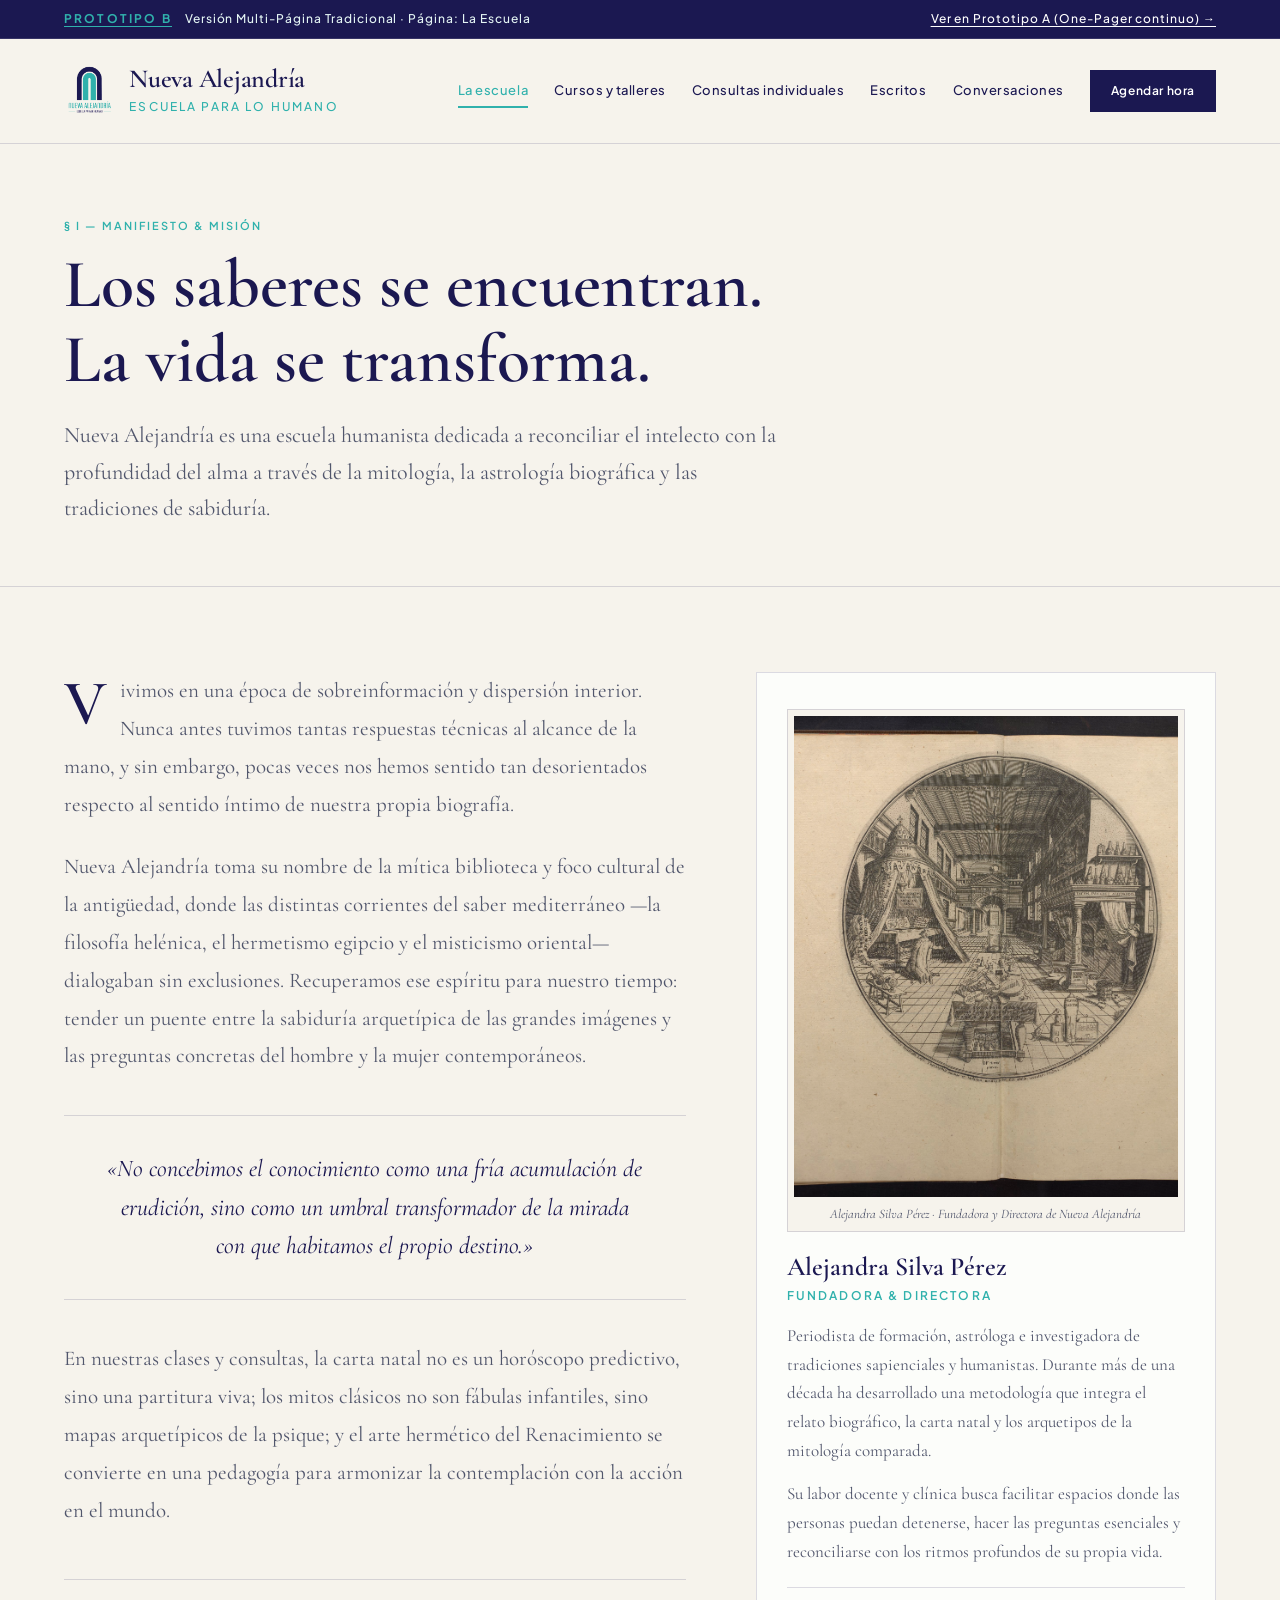
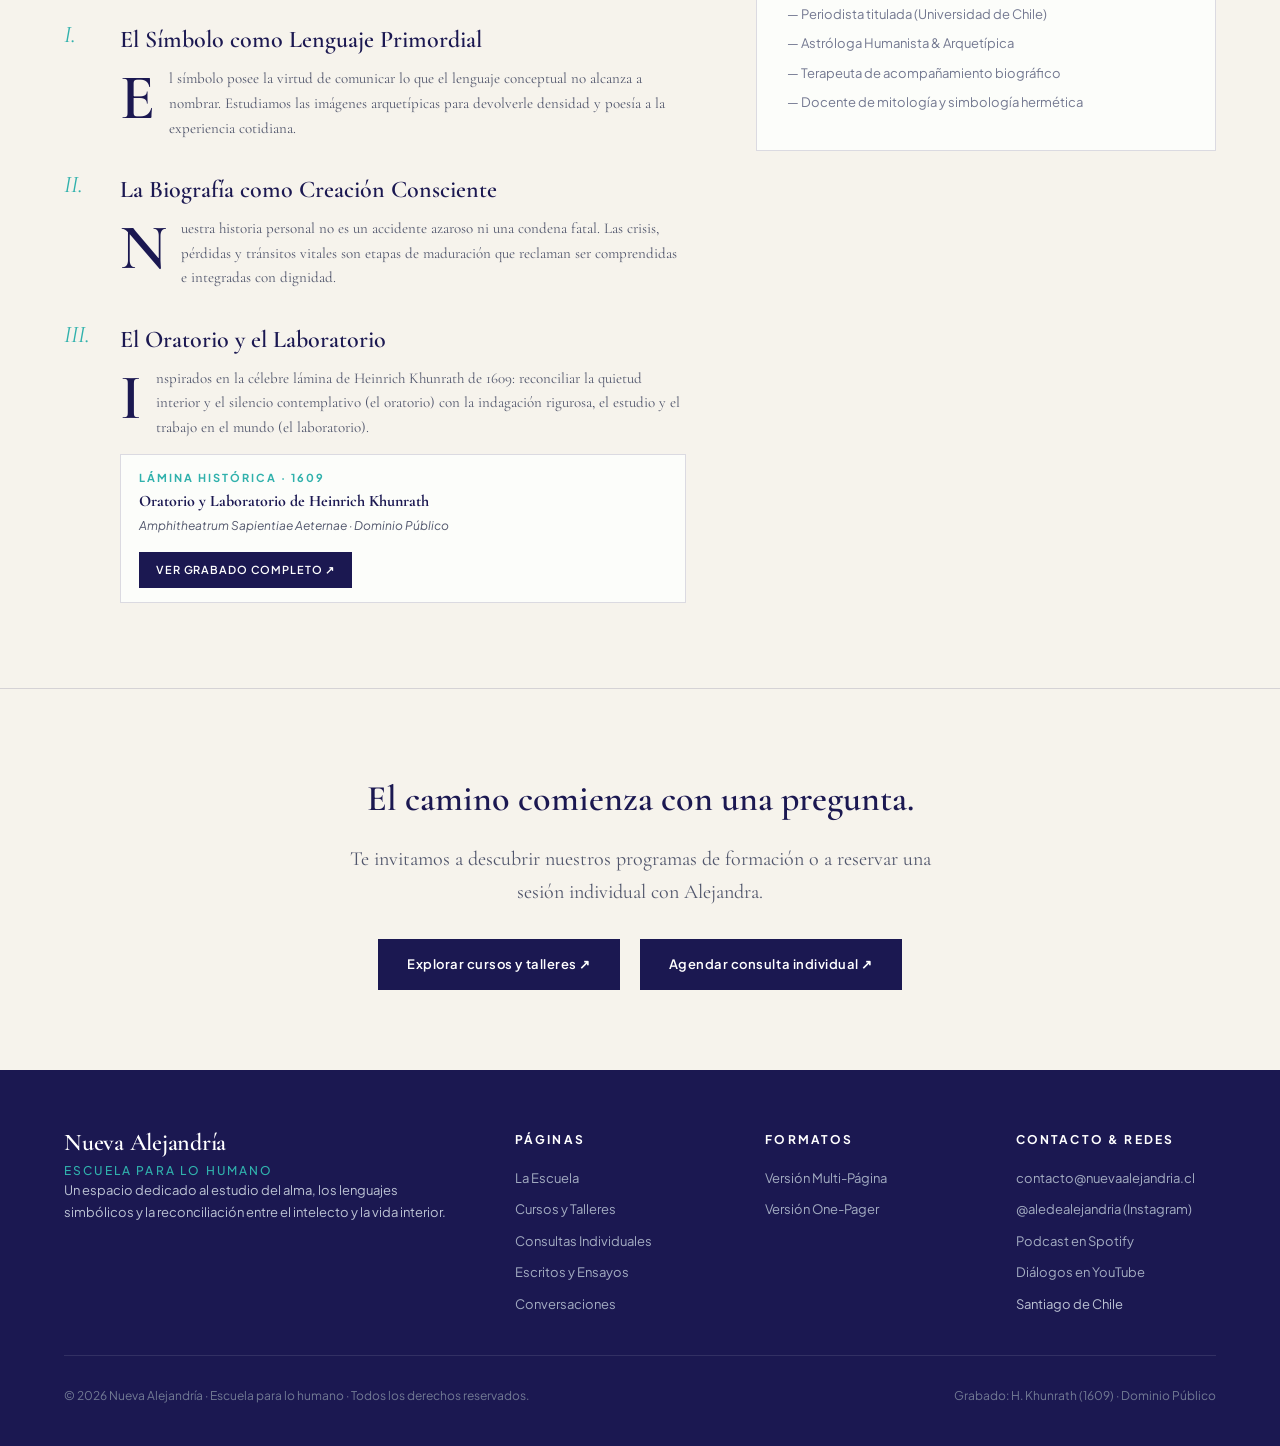
<file: escuela.html>
<!doctype html>
<html lang="es">
<head>
  <meta charset="UTF-8">
  <meta name="viewport" content="width=device-width, initial-scale=1">
  <title>La Escuela · Nueva Alejandría</title>
  <meta name="description" content="Manifiesto, misión y fundadora de Nueva Alejandría. Escuela para lo humano, dirigida por Alejandra Silva Pérez.">
  
  <link rel="stylesheet" href="./assets/fonts.css">
  <link rel="preconnect" href="https://fonts.googleapis.com">
  <link rel="preconnect" href="https://fonts.gstatic.com" crossorigin>
  <link href="https://fonts.googleapis.com/css2?family=Cormorant+Garamond:ital,wght@0,400;0,500;0,600;0,700;1,400;1,500;1,600&family=Plus+Jakarta+Sans:wght@400;500;600;700&display=swap" rel="stylesheet">

  <style>
    :root {
      --paper: #fcfdfa;
      --paper-alt: #f5faf7;
      --paper-warm: #f6f3ec;
      --ink: #1B1851;
      --ink-soft: #2a2569;
      --teal: #30B1AC;
      --teal-hover: #26928e;
      --teal-soft: rgba(48, 177, 172, 0.12);
      --line: rgba(27, 24, 81, 0.15);
      --line-subtle: rgba(27, 24, 81, 0.08);
      --text-muted: #51566c;
      --text-light: #737890;
      --card-bg: transparent;
      --font-serif: "Cormorant Garamond", Garamond, Georgia, serif;
      --font-sans: "Plus Jakarta Sans", "Acumin Pro", -apple-system, BlinkMacSystemFont, "Segoe UI", Roboto, sans-serif;
    }

    * { box-sizing: border-box; margin: 0; padding: 0; }
    html { scroll-behavior: smooth; }
    body {
      background: var(--paper-warm);
      color: var(--ink);
      font: 16px/1.65 var(--font-sans);
      -webkit-font-smoothing: antialiased;
      font-feature-settings: "kern" 1, "liga" 1, "onum" 1;
      text-rendering: optimizeLegibility;
      overflow-x: hidden;
    }

    a { color: inherit; text-decoration: none; }
    button { font: inherit; cursor: pointer; border: none; background: none; }

    .prototype-bar {
      background: var(--ink);
      color: #e4f5f4;
      font-size: 12px;
      font-weight: 500;
      letter-spacing: .08em;
      padding: 9px 5%;
      display: flex;
      justify-content: space-between;
      align-items: center;
      flex-wrap: wrap;
      gap: 10px;
      border-bottom: 1px solid rgba(255, 255, 255, 0.12);
      z-index: 40;
    }
    .prototype-bar .badge {
      background: transparent;
      color: var(--teal);
      padding: 0;
      border-radius: 0;
      font-weight: 700;
      margin-right: 10px;
      text-transform: uppercase;
      font-size: 12px;
      letter-spacing: .18em;
      border-bottom: 1px solid var(--teal);
    }
    .prototype-bar a {
      color: #ffffff;
      text-decoration: underline;
      text-underline-offset: 3px;
      transition: color 160ms var(--ease-out);
    }
    @media (hover: hover) and (pointer: fine) {
      .prototype-bar a:hover { color: var(--teal); }
    }

    header {
      height: 105px;
      padding: 0 5%;
      display: flex;
      align-items: center;
      justify-content: space-between;
      gap: 20px;
      border-bottom: 1px solid var(--line);
      background: rgba(246, 243, 236, 0.95);
      backdrop-filter: blur(10px);
      position: sticky;
      top: 0;
      z-index: 30;
      transition: background-color 160ms var(--ease-out), border-color 160ms var(--ease-out), color 160ms var(--ease-out);
    }
    .brand {
      display: flex;
      align-items: center;
      gap: 14px;
      color: var(--ink);
    }
    .brand-logo {
      height: 54px;
      width: auto;
      display: block;
      object-fit: contain;
    }
    .brand-text {
      display: flex;
      flex-direction: column;
      justify-content: center;
    }
    .brand-title {
      font-family: var(--font-serif);
      font-size: 26px;
      font-weight: 600;
      line-height: 1.1;
      color: var(--ink);
      letter-spacing: -0.01em;
    }
    .brand-subtitle {
      font-family: var(--font-sans);
      font-size: 12px;
      font-weight: 500;
      letter-spacing: .18em;
      text-transform: uppercase;
      color: var(--teal);
      margin-top: 3px;
    }

    nav {
      display: flex;
      gap: 26px;
      align-items: center;
      font-size: 13px;
      font-weight: 500;
      letter-spacing: .04em;
      white-space: nowrap;
    }
    nav a {
      transition: color 160ms var(--ease-out);
      position: relative;
    }
    nav a.active { color: var(--teal); }
    @media (hover: hover) and (pointer: fine) {
      nav a:hover { color: var(--teal); }
    }
    nav a.active::after {
      content: '';
      position: absolute;
      bottom: -6px;
      left: 0;
      right: 0;
      height: 1.5px;
      background: var(--teal);
    }
    .nav-cta {
      background: var(--ink);
      color: #fff !important;
      padding: 10px 20px;
      border: 1px solid var(--ink);
      font-weight: 600;
      font-size: 12px;
      letter-spacing: .05em;
      transition: background-color 160ms var(--ease-out), border-color 160ms var(--ease-out), color 160ms var(--ease-out) !important;
    }
    @media (hover: hover) and (pointer: fine) {
      .nav-cta:hover {
      background: var(--teal) !important;
      border-color: var(--teal) !important;
      color: #fff !important;
    }
    }

    .menu-toggle {
      display: none;
      flex-direction: column;
      justify-content: center;
      gap: 5px;
      width: 40px;
      height: 40px;
      padding: 6px;
      cursor: pointer;
      z-index: 35;
    }
    .menu-toggle span {
      display: block;
      width: 22px;
      height: 2px;
      background: var(--ink);
      border-radius: 1px;
      transition: transform 200ms var(--ease-out), opacity .25s ease;
    }
    .menu-toggle[aria-expanded="true"] span:nth-child(1) { transform: translateY(7px) rotate(45deg); }
    .menu-toggle[aria-expanded="true"] span:nth-child(2) { opacity: 0; }
    .menu-toggle[aria-expanded="true"] span:nth-child(3) { transform: translateY(-7px) rotate(-45deg); }

    /* Page Banner */
    .page-banner {
      background: var(--paper-warm);
      border-bottom: 1px solid var(--line);
      padding: 75px 5% 60px;
    }
    .banner-inner { max-width: 1300px; margin: auto; }
    .banner-eyebrow {
      font: 600 11px var(--font-sans);
      letter-spacing: .18em;
      text-transform: uppercase;
      color: var(--teal);
      display: block;
      margin-bottom: 16px;
    }
    .banner-title {
      font-family: var(--font-serif);
      font-size: clamp(40px, 5.5vw, 68px);
      line-height: 1.1;
      font-weight: 600;
      color: var(--ink);
      max-width: 860px;
    }
    .banner-lead {
      font-family: var(--font-serif);
      font-size: 22px;
      line-height: 1.65;
      color: var(--text-muted);
      max-width: 720px;
      margin-top: 20px;
    }

    /* Contenido Escuela */
    .section { max-width: 1300px; margin: auto; padding: 85px 5%; }
    .manifesto-layout {
      display: grid;
      grid-template-columns: 1.35fr 1fr;
      gap: 70px;
      align-items: start;
    }
    .manifesto-text p {
      font-family: var(--font-serif);
      font-size: 21px;
      line-height: 1.8;
      color: var(--text-muted);
      margin-bottom: 25px;
    }
    .manifesto-text p:first-of-type::first-letter {
      font-family: var(--font-serif);
      font-size: 4rem;
      float: left;
      line-height: 0.8;
      margin: 6px 14px 0 0;
      color: var(--ink);
      font-weight: 600;
    }
    .manifesto-text blockquote {
      border-left: none;
      border-top: 1px solid var(--line);
      border-bottom: 1px solid var(--line);
      padding: 34px 40px;
      margin: 40px 0;
      font-family: var(--font-serif);
      font-style: italic;
      font-size: 24px;
      line-height: 1.6;
      text-align: center;
      color: var(--ink);
    }

    .pillars-box {
      margin-top: 50px;
      padding-top: 40px;
      border-top: 1px solid var(--line);
      display: flex;
      flex-direction: column;
      gap: 30px;
    }
    .pillar-row {
      display: flex;
      gap: 24px;
      align-items: flex-start;
    }
    .pillar-row .p-num {
      font-family: var(--font-serif);
      font-style: italic;
      font-size: 24px;
      line-height: 1;
      color: var(--teal);
      padding-top: 3px;
      min-width: 32px;
    }
    .pillar-row h4 {
      font-family: var(--font-serif);
      font-size: 24px;
      font-weight: 600;
      color: var(--ink);
      margin-bottom: 6px;
    }
    .pillar-row p {
      font-size: 15px;
      line-height: 1.65;
      color: var(--text-muted);
      margin-bottom: 0 !important;
    }

    /* Columna Editorial Fundadora */
    .founder-panel {
      background: var(--paper);
      border: 1px solid var(--line);
      padding: 36px 30px;
      position: sticky;
      top: 130px;
    }
    .founder-figure {
      margin: 0 0 20px 0;
      border: 1px solid var(--line);
      background: var(--paper-warm);
      padding: 6px;
    }
    .founder-portrait-img {
      width: 100%;
      aspect-ratio: 4 / 5;
      object-fit: cover;
      display: block;
    }
    .founder-caption {
      font-family: var(--font-serif);
      font-style: italic;
      font-size: 13px;
      line-height: 1.4;
      color: var(--text-muted);
      text-align: center;
      padding: 8px 4px 2px;
    }
    .founder-heading {
      margin-bottom: 16px;
    }
    .founder-heading h3 {
      font-family: var(--font-serif);
      font-size: 26px;
      font-weight: 600;
      color: var(--ink);
      line-height: 1.15;
    }
    .founder-role {
      font-size: 12px;
      font-weight: 600;
      letter-spacing: .18em;
      text-transform: uppercase;
      color: var(--teal);
      display: block;
      margin-top: 4px;
    }
    .founder-bio p {
      font-family: var(--font-serif);
      font-size: 17px;
      line-height: 1.7;
      color: var(--text-muted);
      margin-bottom: 14px;
    }
    .founder-creds {
      margin-top: 20px;
      padding-top: 16px;
      border-top: 1px solid var(--line);
      font-size: 13px;
      color: var(--text-light);
      display: flex;
      flex-direction: column;
      gap: 8px;
    }

    /* Cierre CTA */
    .cta-banner {
      background: var(--paper-warm);
      border-top: 1px solid var(--line);
      padding: 80px 5%;
      text-align: center;
    }
    .cta-banner h3 {
      font-family: var(--font-serif);
      font-size: 36px;
      font-weight: 600;
      color: var(--ink);
      margin-bottom: 14px;
    }
    .cta-banner p {
      font-family: var(--font-serif);
      font-size: 20px;
      color: var(--text-muted);
      max-width: 600px;
      margin: 0 auto 30px;
    }
    .btn-primary {
      display: inline-flex;
      align-items: center;
      gap: 12px;
      background: var(--ink);
      color: #fff;
      padding: 14px 28px;
      font-size: 13px;
      font-weight: 600;
      letter-spacing: .04em;
      border: 1px solid var(--ink);
      border-radius: 0;
      transition: background-color 160ms var(--ease-out), border-color 160ms var(--ease-out), color 160ms var(--ease-out);
    }
    @media (hover: hover) and (pointer: fine) {
      .btn-primary:hover {
      background: var(--teal);
      border-color: var(--teal);
      color: #fff;
    }
    }

    /* Footer */
    footer { background: var(--ink); color: #bcc3d4; padding: 60px 5% 40px; font-size: 13px; }
    .footer-inner {
      max-width: 1300px;
      margin: auto;
      display: grid;
      grid-template-columns: 2fr 1fr 1fr 1fr;
      gap: 50px;
      border-bottom: 1px solid rgba(255, 255, 255, 0.1);
      padding-bottom: 40px;
      margin-bottom: 30px;
    }
    .footer-brand .brand-title { color: #ffffff; font-size: 24px; }
    .footer-brand .brand-subtitle { color: var(--teal); margin-top: 4px; }
    .footer-col h5 { font-size: 12px; font-weight: 700; letter-spacing: .18em; text-transform: uppercase; color: #ffffff; margin-bottom: 18px; }
    .footer-col ul { list-style: none; display: flex; flex-direction: column; gap: 10px; }
    .footer-col a { color: #a4adc2; }
    @media (hover: hover) and (pointer: fine) {
      .footer-col a:hover { color: var(--teal); }
    }
    .footer-bottom { max-width: 1300px; margin: auto; display: flex; justify-content: space-between; font-size: 12px; color: #727a94; }

    @media (max-width: 900px) {
      header { height: 80px; }
      .menu-toggle { display: flex; flex-shrink: 0; }
      nav {
        display: none;
        position: absolute;
        top: 80px;
        left: 0;
        right: 0;
        background: rgba(252, 253, 250, 0.98);
        backdrop-filter: blur(12px);
        flex-direction: column;
        padding: 24px 8%;
        gap: 18px;
        border-bottom: 1px solid var(--line);
      }
      nav.nav-open { display: flex; }
      nav a { font-size: 15px; padding: 4px 0; }
      .brand-logo { height: 44px; }
      .brand-title { font-size: 20px; }
      .brand-subtitle { font-size: 8.5px; }

      .manifesto-layout { grid-template-columns: 1fr; gap: 40px; }
      .founder-panel { position: static; }
      .footer-inner { grid-template-columns: 1fr; gap: 30px; }
      .footer-bottom { flex-direction: column; gap: 10px; }
      .prototype-bar { flex-direction: column; align-items: flex-start; font-size: 12px; }
    }
  
    /* ===== Pulido de movimiento y accesibilidad ===== */
    :root { --ease-out: cubic-bezier(0.23, 1, 0.32, 1); }
    h1, h2, h3 { text-wrap: balance; }
    p, blockquote, .essay-excerpt { text-wrap: pretty; }
    h1, h2, h3, .brand-title { font-optical-sizing: auto; }

    /* Foco de teclado visible en todas las páginas */
    :focus-visible { outline: 2px solid var(--ink); outline-offset: 3px; }
    footer :focus-visible, .prototype-bar :focus-visible { outline-color: #ffffff; }
    button:focus-visible, a:focus-visible, input:focus-visible, select:focus-visible, textarea:focus-visible {
      outline: 2px solid var(--ink); outline-offset: 3px;
    }
    footer a:focus-visible, .prototype-bar a:focus-visible { outline-color: #ffffff; }

    /* Respuesta al presionar */
    .btn-primary, .nav-cta, .btn-reserve, .btn-reserve-action, .btn-book-action, .btn-book-now,
    .btn-submit-form, .btn-close-folio, .btn-secondary, .media-btn {
      transition-property: background-color, border-color, color, transform;
      transition-duration: 160ms;
      transition-timing-function: var(--ease-out);
    }
    .btn-primary:active, .nav-cta:active, .btn-reserve:active, .btn-reserve-action:active,
    .btn-book-action:active, .btn-book-now:active, .btn-submit-form:active,
    .btn-close-folio:active, .btn-secondary:active, .media-btn:active {
      transform: scale(0.97);
      transition-duration: 100ms;
    }

    /* Entrada y salida de modales (entra 220ms, sale 160ms) */
    dialog {
      opacity: 0;
      transform: scale(0.97);
      transition: opacity 160ms var(--ease-out), transform 160ms var(--ease-out),
                  overlay 160ms allow-discrete, display 160ms allow-discrete;
    }
    dialog[open] {
      opacity: 1;
      transform: none;
      transition-duration: 220ms;
    }
    @starting-style { dialog[open] { opacity: 0; transform: scale(0.97); } }
    dialog::backdrop {
      opacity: 0;
      transition: opacity 160ms var(--ease-out), overlay 160ms allow-discrete, display 160ms allow-discrete;
    }
    dialog[open]::backdrop { opacity: 1; transition-duration: 220ms; }
    @starting-style { dialog[open]::backdrop { opacity: 0; } }

    /* Movimiento reducido: sin desplazamiento ni escala, se conservan opacidad y color */
    @media (prefers-reduced-motion: reduce) {
      html { scroll-behavior: auto; }
      dialog, dialog[open] { transform: none; }
      .btn-primary:active, .nav-cta:active, .btn-reserve:active, .btn-reserve-action:active,
      .btn-book-action:active, .btn-book-now:active, .btn-submit-form:active,
      .btn-close-folio:active, .btn-secondary:active, .media-btn:active { transform: none; }
    }
  </style>
</head>
<body>

  <aside class="prototype-bar" aria-label="Selector de versión">
    <div>
      <span class="badge">Prototipo B</span>
      <span>Versión Multi-Página Tradicional · Página: La Escuela</span>
    </div>
    <div>
      <a href="./nueva_alejandría.html#escuela">Ver en Prototipo A (One-Pager continuo) →</a>
    </div>
  </aside>

  <header>
    <a class="brand" href="./index.html">
      <img src="./assets/logo.png" alt="Logo de Nueva Alejandría" class="brand-logo">
      <div class="brand-text">
        <span class="brand-title">Nueva Alejandría</span>
        <span class="brand-subtitle">Escuela para lo humano</span>
      </div>
    </a>
    
    <button class="menu-toggle" id="menu-toggle" aria-label="Abrir menú" aria-expanded="false">
      <span></span><span></span><span></span>
    </button>

    <nav id="main-nav">
      <a href="./escuela.html" class="active">La escuela</a>
      <a href="./cursos.html">Cursos y talleres</a>
      <a href="./consultas.html">Consultas individuales</a>
      <a href="./escritos.html">Escritos</a>
      <a href="./conversaciones.html">Conversaciones</a>
      <a href="./consultas.html" class="nav-cta">Agendar hora</a>
    </nav>
  </header>

  <main>
    <section class="page-banner">
      <div class="banner-inner">
        <div class="banner-eyebrow">§ I — Manifiesto & Misión</div>
        <h1 class="banner-title">Los saberes se encuentran.<br>La vida se transforma.</h1>
        <p class="banner-lead">Nueva Alejandría es una escuela humanista dedicada a reconciliar el intelecto con la profundidad del alma a través de la mitología, la astrología biográfica y las tradiciones de sabiduría.</p>
      </div>
    </section>

    <section class="section">
      <div class="manifesto-layout">
        <div class="manifesto-text">
          <p>Vivimos en una época de sobreinformación y dispersión interior. Nunca antes tuvimos tantas respuestas técnicas al alcance de la mano, y sin embargo, pocas veces nos hemos sentido tan desorientados respecto al sentido íntimo de nuestra propia biografía.</p>
          <p>Nueva Alejandría toma su nombre de la mítica biblioteca y foco cultural de la antigüedad, donde las distintas corrientes del saber mediterráneo —la filosofía helénica, el hermetismo egipcio y el misticismo oriental— dialogaban sin exclusiones. Recuperamos ese espíritu para nuestro tiempo: tender un puente entre la sabiduría arquetípica de las grandes imágenes y las preguntas concretas del hombre y la mujer contemporáneos.</p>

          <blockquote>
            «No concebimos el conocimiento como una fría acumulación de erudición, sino como un umbral transformador de la mirada con que habitamos el propio destino.»
          </blockquote>

          <p>En nuestras clases y consultas, la carta natal no es un horóscopo predictivo, sino una partitura viva; los mitos clásicos no son fábulas infantiles, sino mapas arquetípicos de la psique; y el arte hermético del Renacimiento se convierte en una pedagogía para armonizar la contemplación con la acción en el mundo.</p>

          <div class="pillars-box">
            <div class="pillar-row">
              <span class="p-num">I.</span>
              <div>
                <h4>El Símbolo como Lenguaje Primordial</h4>
                <p>El símbolo posee la virtud de comunicar lo que el lenguaje conceptual no alcanza a nombrar. Estudiamos las imágenes arquetípicas para devolverle densidad y poesía a la experiencia cotidiana.</p>
              </div>
            </div>
            <div class="pillar-row">
              <span class="p-num">II.</span>
              <div>
                <h4>La Biografía como Creación Consciente</h4>
                <p>Nuestra historia personal no es un accidente azaroso ni una condena fatal. Las crisis, pérdidas y tránsitos vitales son etapas de maduración que reclaman ser comprendidas e integradas con dignidad.</p>
              </div>
            </div>
            <div class="pillar-row">
              <span class="p-num">III.</span>
              <div>
                <h4>El Oratorio y el Laboratorio</h4>
                <p>Inspirados en la célebre lámina de Heinrich Khunrath de 1609: reconciliar la quietud interior y el silencio contemplativo (el oratorio) con la indagación rigurosa, el estudio y el trabajo en el mundo (el laboratorio).</p>
                <div class="pillar-artwork-box" style="margin-top: 14px; padding: 14px 18px; border: 1px solid var(--line); background: var(--paper); display: flex; justify-content: space-between; align-items: center; gap: 16px; flex-wrap: wrap;">
                  <div>
                    <span style="font-size: 11px; font-weight: 700; letter-spacing: .18em; text-transform: uppercase; color: var(--teal); display: block;">Lámina Histórica · 1609</span>
                    <strong style="font-family: var(--font-serif); font-size: 16px; color: var(--ink);">Oratorio y Laboratorio de Heinrich Khunrath</strong>
                    <div style="font-size: 12px; color: var(--text-muted); font-style: italic; margin-top: 2px;">Amphitheatrum Sapientiae Aeternae · Dominio Público</div>
                  </div>
                  <button class="btn-primary" id="open-art-escuela" style="padding: 8px 16px; font-size: 11px; letter-spacing: .08em; text-transform: uppercase;">Ver grabado completo ↗</button>
                </div>
              </div>
            </div>
          </div>
        </div>

        <!-- Columna Lateral Fundadora: Retrato Editorial -->
        <aside class="founder-panel" id="fundadora">
          <figure class="founder-figure">
            <img src="./assets/plate_7.jpeg" alt="Alejandra Silva Pérez" class="founder-portrait-img">
            <figcaption class="founder-caption">Alejandra Silva Pérez · Fundadora y Directora de Nueva Alejandría</figcaption>
          </figure>
          <div class="founder-heading">
            <h3>Alejandra Silva Pérez</h3>
            <span class="founder-role">Fundadora & Directora</span>
          </div>
          <div class="founder-bio">
            <p>Periodista de formación, astróloga e investigadora de tradiciones sapienciales y humanistas. Durante más de una década ha desarrollado una metodología que integra el relato biográfico, la carta natal y los arquetipos de la mitología comparada.</p>
            <p>Su labor docente y clínica busca facilitar espacios donde las personas puedan detenerse, hacer las preguntas esenciales y reconciliarse con los ritmos profundos de su propia vida.</p>
          </div>
          <div class="founder-creds">
            <div>— Periodista titulada (Universidad de Chile)</div>
            <div>— Astróloga Humanista & Arquetípica</div>
            <div>— Terapeuta de acompañamiento biográfico</div>
            <div>— Docente de mitología y simbología hermética</div>
          </div>
        </aside>
      </div>
    </section>

    <!-- Banner de Cierre -->
    <section class="cta-banner">
      <h3>El camino comienza con una pregunta.</h3>
      <p>Te invitamos a descubrir nuestros programas de formación o a reservar una sesión individual con Alejandra.</p>
      <div style="display: flex; gap: 20px; justify-content: center; flex-wrap: wrap;">
        <a class="btn-primary" href="./cursos.html">Explorar cursos y talleres ↗</a>
        <a class="btn-primary" href="./consultas.html">Agendar consulta individual ↗</a>
      </div>
    </section>
  </main>

  <!-- MODAL: Grabado Khunrath Completo -->
  <dialog id="modal-art">
    <div class="modal-head">
      <h3>Heinrich Khunrath · Oratorio–Laboratorio (1609)</h3>
      <button class="modal-close-btn" id="close-art" aria-label="Cerrar modal">×</button>
    </div>
    <div class="modal-content-area" style="padding: 0; background: #0c101d;">
      <img src="./assets/Rar9441_Labor.jpg" alt="Lámina completa del Oratorio-laboratorio de Khunrath" style="width: 100%; max-height: 72vh; object-fit: contain; display: block;">
    </div>
    <div class="modal-artwork-credits" style="padding: 16px 28px; background: var(--paper-warm); border-top: 1px solid var(--line); font-size: 13px; color: var(--text-muted); display: flex; justify-content: space-between; align-items: center; flex-wrap: wrap; gap: 14px;">
      <div>
        <strong style="color: var(--ink); font-family: var(--font-serif); font-size: 17px; font-weight: 600;">Amphitheatrum Sapientiae Aeternae (Hamburgo / Hanau, 1609)</strong>
        <div style="font-size: 12px; color: var(--text-muted); margin-top: 2px;">Grabado al aguafuerte y buril atribuido a Paullus van der Doort · Dominio Público</div>
      </div>
      <button class="btn-primary" id="btn-close-art-bottom" style="padding: 9px 18px; font-size: 11px;">Cerrar lámina</button>
    </div>
  </dialog>

  <footer>
    <div class="footer-inner">
      <div class="footer-brand">
        <div class="brand-title">Nueva Alejandría</div>
        <div class="brand-subtitle">Escuela para lo humano</div>
        <p>Un espacio dedicado al estudio del alma, los lenguajes simbólicos y la reconciliación entre el intelecto y la vida interior.</p>
      </div>
      <div class="footer-col">
        <h5>Páginas</h5>
        <ul>
          <li><a href="./escuela.html">La Escuela</a></li>
          <li><a href="./cursos.html">Cursos y Talleres</a></li>
          <li><a href="./consultas.html">Consultas Individuales</a></li>
          <li><a href="./escritos.html">Escritos y Ensayos</a></li>
          <li><a href="./conversaciones.html">Conversaciones</a></li>
        </ul>
      </div>
      <div class="footer-col">
        <h5>Formatos</h5>
        <ul>
          <li><a href="./index.html">Versión Multi-Página</a></li>
          <li><a href="./nueva_alejandría.html">Versión One-Pager</a></li>
        </ul>
      </div>
      <div class="footer-col">
        <h5>Contacto & Redes</h5>
        <ul>
          <li><a href="mailto:contacto@nuevaalejandria.cl">contacto@nuevaalejandria.cl</a></li>
          <li><a href="https://www.instagram.com/aledealejandria/" target="_blank" rel="noopener noreferrer">@aledealejandria (Instagram)</a></li>
          <li><a href="https://open.spotify.com/episode/7EirnCvvLCarYNSZN8FS6R" target="_blank" rel="noopener noreferrer">Podcast en Spotify</a></li>
          <li><a href="https://www.youtube.com/watch?v=FjXZBH9Mf_I" target="_blank" rel="noopener noreferrer">Diálogos en YouTube</a></li>
          <li>Santiago de Chile</li>
        </ul>
      </div>
    </div>
    <div class="footer-bottom">
      <span>© 2026 Nueva Alejandría · Escuela para lo humano · Todos los derechos reservados.</span>
      <span>Grabado: H. Khunrath (1609) · Dominio Público</span>
    </div>
  </footer>

  <script>
    const menuToggle = document.querySelector('#menu-toggle');
    const mainNav = document.querySelector('#main-nav');
    if (menuToggle && mainNav) {
      menuToggle.onclick = () => {
        const isOpen = mainNav.classList.toggle('nav-open');
        menuToggle.setAttribute('aria-expanded', String(isOpen));
      };
    }
  </script>
</body>
</html>
</file>
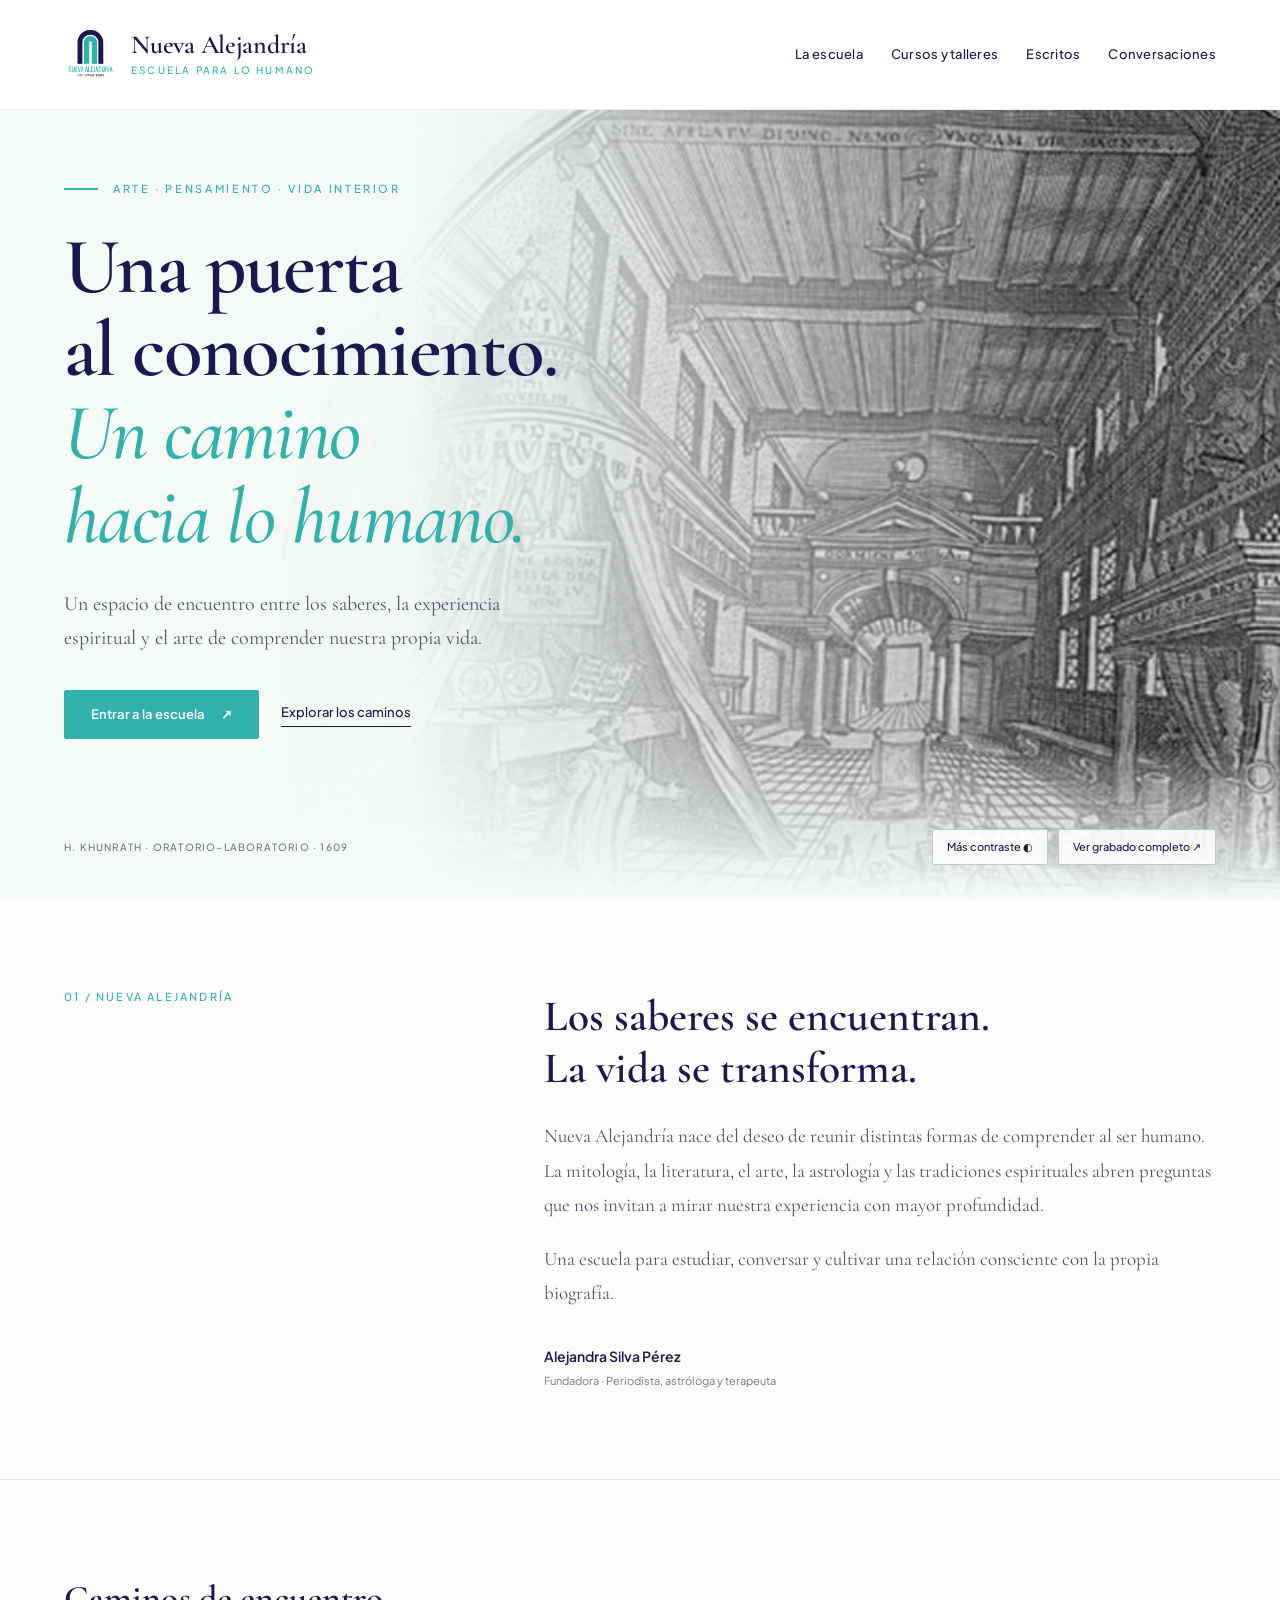
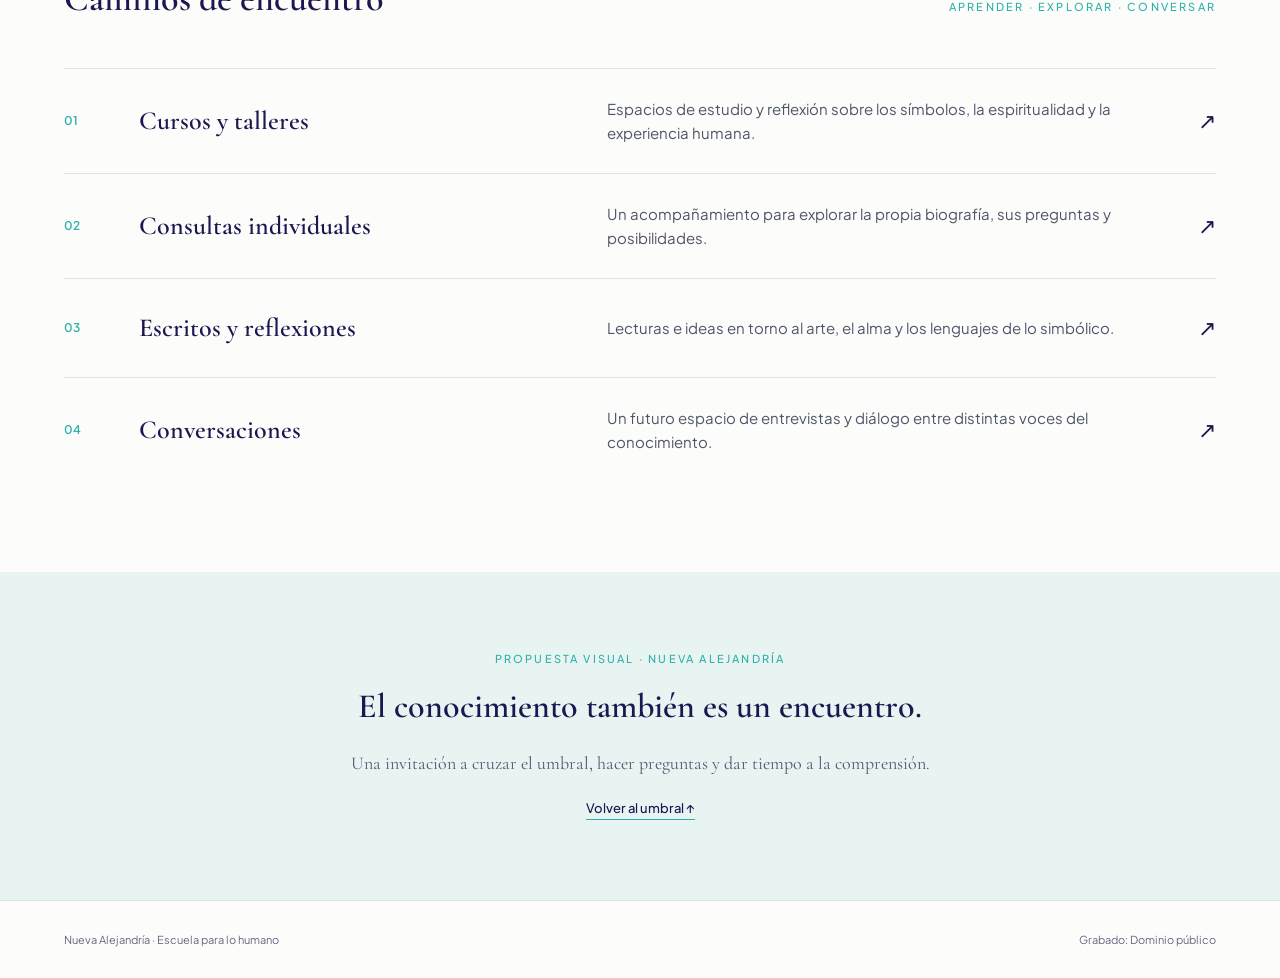
<file: nueva_alejandría.backup.html>
<!doctype html>
<html lang="es">
<head>
  <meta charset="UTF-8">
  <meta name="viewport" content="width=device-width, initial-scale=1">
  <title>Nueva Alejandría · Escuela para lo humano</title>
  <meta name="description" content="Propuesta para Nueva Alejandría, escuela para lo humano, fundada por Alejandra Silva.">
  
  <!-- Fuentes oficiales: carga local sin conexión con fallback a Google Fonts CDN -->
  <link rel="stylesheet" href="./assets/fonts.css">
  <link rel="preconnect" href="https://fonts.googleapis.com">
  <link rel="preconnect" href="https://fonts.gstatic.com" crossorigin>
  <link href="https://fonts.googleapis.com/css2?family=Cormorant+Garamond:ital,wght@0,400;0,500;0,600;0,700;1,400;1,500;1,600&family=Plus+Jakarta+Sans:wght@400;500;600;700&display=swap" rel="stylesheet">

  <style>
    :root {
      --paper: #fcfdfa;
      --paper-alt: #f5faf7;
      --ink: #1B1851;
      --teal: #30B1AC;
      --teal-hover: #26928e;
      --line: #d9e7e3;
      --text-muted: #4f5569;
      --font-serif: "Cormorant Garamond", Garamond, Georgia, serif;
      --font-sans: "Plus Jakarta Sans", "Acumin Pro", -apple-system, BlinkMacSystemFont, "Segoe UI", Roboto, sans-serif;
    }

    * { box-sizing: border-box; margin: 0; padding: 0; }
    html { scroll-behavior: smooth; }
    body {
      background: var(--paper);
      color: var(--ink);
      font: 16px/1.6 var(--font-sans);
    }
    section[id] {
      scroll-margin-top: 120px;
    }
    a { color: inherit; text-decoration: none; }
    button { font: inherit; cursor: pointer; border: none; background: none; }
    button:focus-visible, a:focus-visible {
      outline: 2px solid var(--teal);
      outline-offset: 4px;
    }

    /* Cabecera */
    header {
      height: 110px;
      padding: 0 5%;
      display: flex;
      align-items: center;
      justify-content: space-between;
      gap: 20px;
      border-bottom: 1px solid rgba(41, 37, 87, 0.08);
      background: rgba(255, 255, 255, 0.95);
      backdrop-filter: blur(8px);
      position: sticky;
      top: 0;
      z-index: 20;
    }
    .brand {
      display: flex;
      align-items: center;
      gap: 14px;
      color: var(--ink);
    }
    .brand-logo {
      height: 56px;
      width: auto;
      display: block;
      object-fit: contain;
    }
    .brand-text {
      display: flex;
      flex-direction: column;
      justify-content: center;
    }
    .brand-title {
      font-family: var(--font-serif);
      font-size: 26px;
      font-weight: 600;
      line-height: 1.1;
      color: var(--ink);
      letter-spacing: -0.01em;
    }
    .brand-subtitle {
      font-family: var(--font-sans);
      font-size: 10px;
      font-weight: 500;
      letter-spacing: .22em;
      text-transform: uppercase;
      color: var(--teal);
      margin-top: 3px;
    }

    nav {
      display: flex;
      gap: 28px;
      font-size: 13px;
      font-weight: 500;
      letter-spacing: .02em;
    }
    nav a {
      transition: color .2s ease;
    }
    nav a:hover { color: var(--teal); }

    .menu-toggle {
      display: none;
      flex-direction: column;
      justify-content: center;
      gap: 5px;
      width: 40px;
      height: 40px;
      padding: 6px;
      cursor: pointer;
      z-index: 25;
    }
    .menu-toggle span {
      display: block;
      width: 22px;
      height: 2px;
      background: var(--ink);
      border-radius: 1px;
      transition: transform .25s ease, opacity .25s ease;
    }
    .menu-toggle[aria-expanded="true"] span:nth-child(1) {
      transform: translateY(7px) rotate(45deg);
    }
    .menu-toggle[aria-expanded="true"] span:nth-child(2) {
      opacity: 0;
    }
    .menu-toggle[aria-expanded="true"] span:nth-child(3) {
      transform: translateY(-7px) rotate(-45deg);
    }

    /* Hero */
    .hero {
      position: relative;
      min-height: calc(100vh - 110px);
      display: flex;
      flex-direction: column;
      justify-content: space-between;
      background: var(--paper-alt);
      overflow: hidden;
      isolation: isolate;
    }
    .backdrop {
      position: absolute;
      inset: 0 0 0 22%;
      z-index: -2;
      background: url('./assets/engraving_full.jpg') no-repeat center right / cover;
      filter: grayscale(1) contrast(1.38) brightness(0.92);
      transition: filter .4s ease;
    }
    .hero::before {
      content: '';
      position: absolute;
      inset: 0;
      z-index: -1;
      background: linear-gradient(90deg, #f5faf7 0%, rgba(245,250,247,0.98) 32%, rgba(245,250,247,0.6) 52%, transparent 85%),
                  linear-gradient(0deg, #f5faf7 0%, transparent 20%);
    }
    .hero.high-contrast .backdrop {
      filter: grayscale(1) contrast(1.65) brightness(0.85);
    }

    .hero-copy {
      max-width: 1300px;
      margin: 0 auto;
      width: 100%;
      padding: 70px 5% 40px;
    }
    .eyebrow {
      font-family: var(--font-sans);
      font-size: 11px;
      font-weight: 500;
      letter-spacing: .24em;
      text-transform: uppercase;
      color: var(--teal);
      display: flex;
      align-items: center;
      gap: 15px;
    }
    .eyebrow::before {
      content: '';
      width: 34px;
      height: 1.5px;
      background: var(--teal);
    }
    h1 {
      font-family: var(--font-serif);
      font-size: clamp(48px, 6.2vw, 84px);
      line-height: 1.05;
      font-weight: 600;
      letter-spacing: -.02em;
      max-width: 760px;
      margin: 28px 0;
      color: var(--ink);
    }
    h1 em {
      font-style: italic;
      font-weight: 500;
      color: var(--teal);
    }
    .intro {
      max-width: 460px;
      font-family: var(--font-serif);
      font-size: 20px;
      line-height: 1.7;
      color: var(--text-muted);
      margin-bottom: 35px;
    }
    .actions {
      display: flex;
      gap: 22px;
      align-items: center;
    }
    .btn-primary {
      display: inline-flex;
      align-items: center;
      gap: 16px;
      background: var(--teal);
      color: #fff;
      padding: 13px 26px;
      font-size: 13px;
      font-weight: 600;
      border: 1px solid var(--teal);
      transition: all .25s ease;
      border-radius: 2px;
    }
    .btn-primary:hover {
      background: var(--ink);
      border-color: var(--ink);
    }
    .btn-secondary {
      font-size: 13px;
      font-weight: 500;
      color: var(--ink);
      border-bottom: 1px solid currentColor;
      padding-bottom: 3px;
      transition: color .2s ease;
    }
    .btn-secondary:hover {
      color: var(--teal);
    }

    .hero-bottom {
      max-width: 1300px;
      margin: 0 auto;
      width: 100%;
      padding: 20px 5% 35px;
      display: flex;
      align-items: center;
      justify-content: space-between;
      gap: 20px;
      font-size: 10px;
      font-weight: 500;
      letter-spacing: .12em;
      color: #727588;
    }
    .tools { display: flex; gap: 10px; }
    .tools button {
      background: rgba(255, 255, 255, 0.85);
      border: 1px solid #b7cdca;
      padding: 8px 14px;
      font-size: 11px;
      color: var(--ink);
      border-radius: 2px;
      transition: all .2s ease;
    }
    .tools button:hover {
      border-color: var(--teal);
      background: #e3f3ee;
    }

    /* Secciones comunes */
    .section {
      max-width: 1300px;
      margin: auto;
      padding: 90px 5%;
    }
    .label {
      font: 500 11px var(--font-sans);
      letter-spacing: .2em;
      text-transform: uppercase;
      color: var(--teal);
      margin-bottom: 15px;
    }

    /* Manifiesto */
    .opening {
      display: grid;
      grid-template-columns: 1fr 1.6fr;
      gap: 60px;
      border-bottom: 1px solid var(--line);
    }
    .opening h2 {
      font-family: var(--font-serif);
      font-size: clamp(32px, 3.4vw, 46px);
      line-height: 1.2;
      font-weight: 600;
      margin-bottom: 25px;
      color: var(--ink);
    }
    .opening p {
      font-family: var(--font-serif);
      font-size: 19px;
      line-height: 1.8;
      color: var(--text-muted);
      margin-bottom: 20px;
    }
    .signature {
      margin-top: 35px;
      font-size: 14px;
      font-weight: 600;
      color: var(--ink);
    }
    .signature span {
      display: block;
      font-size: 11px;
      font-weight: normal;
      color: #73758a;
      margin-top: 4px;
    }

    /* Rutas */
    .paths-heading {
      display: flex;
      justify-content: space-between;
      align-items: flex-end;
      margin-bottom: 40px;
    }
    .paths-heading h2 {
      font-family: var(--font-serif);
      font-size: 36px;
      font-weight: 600;
      color: var(--ink);
    }
    .path {
      display: grid;
      grid-template-columns: 50px 1.2fr 1.5fr 30px;
      gap: 25px;
      align-items: center;
      padding: 28px 0;
      border-top: 1px solid var(--line);
      transition: background .2s ease;
    }
    .path:hover h3 { color: var(--teal); }
    .path small { font-size: 12px; font-weight: 600; color: var(--teal); }
    .path h3 { font-family: var(--font-serif); font-size: 26px; font-weight: 600; }
    .path p { font-size: 15px; color: var(--text-muted); }
    .path .arrow { font-size: 22px; text-align: right; }

    /* Cierre y Footer */
    .end {
      background: #e8f4f1;
      text-align: center;
      padding: 80px 5%;
    }
    .end h2 { font-family: var(--font-serif); font-size: 34px; font-weight: 600; margin-bottom: 15px; color: var(--ink); }
    .end p { font-family: var(--font-serif); font-size: 18px; color: #515972; }
    .end a {
      display: inline-block;
      margin-top: 20px;
      border-bottom: 1px solid var(--teal);
      font-size: 13px;
      font-weight: 500;
    }
    footer {
      max-width: 1300px;
      margin: auto;
      padding: 30px 5%;
      font-size: 11px;
      color: #646782;
      display: flex;
      justify-content: space-between;
      border-top: 1px solid var(--line);
    }

    /* Diálogos modales */
    dialog {
      padding: 0;
      border: 0;
      width: min(900px, 92vw);
      max-height: 90vh;
      background: var(--paper);
      margin: auto;
      box-shadow: 0 20px 40px rgba(0,0,0,0.25);
    }
    dialog::backdrop { background: rgba(9, 17, 15, 0.85); }
    dialog img { width: 100%; max-height: 75vh; object-fit: contain; display: block; }
    dialog .modal-body { padding: 35px; }
    dialog .caption {
      padding: 15px 20px;
      font-size: 12px;
      display: flex;
      justify-content: space-between;
      align-items: center;
      border-top: 1px solid var(--line);
    }
    .btn-close {
      border: 1px solid #aaa;
      padding: 6px 14px;
      font-size: 12px;
    }

    /* Móvil */
    @media (max-width: 820px) {
      header { height: 85px; position: sticky; top: 0; }
      .menu-toggle { display: flex; }
      nav {
        display: none;
        position: absolute;
        top: 85px;
        left: 0;
        right: 0;
        background: rgba(252, 253, 250, 0.98);
        backdrop-filter: blur(12px);
        flex-direction: column;
        padding: 24px 8%;
        gap: 18px;
        border-bottom: 1px solid var(--line);
        box-shadow: 0 12px 28px rgba(41, 37, 87, 0.08);
      }
      nav.nav-open { display: flex; }
      nav a { font-size: 15px; padding: 4px 0; }
      .brand-logo { height: 50px; }
      .brand-title { font-size: 21px; }
      .brand-subtitle { font-size: 9px; }
      .backdrop {
        position: relative;
        inset: auto;
        height: 280px;
        width: 100%;
        mask-image: linear-gradient(180deg, black 65%, transparent 100%);
        -webkit-mask-image: linear-gradient(180deg, black 65%, transparent 100%);
      }
      .hero::before { display: none; }
      .hero-bottom { flex-direction: column; align-items: flex-start; }
      .opening { grid-template-columns: 1fr; gap: 30px; }
      .path { grid-template-columns: 30px 1fr 20px; }
      .path p { grid-column: 2; margin-top: 8px; }
      footer { flex-direction: column; gap: 10px; }
    }
  </style>
</head>
<body>

  <header>
    <a class="brand" href="#inicio">
      <!-- Logo oficial sRGB transparente -->
      <img src="./assets/logo.png" alt="Logo de Nueva Alejandría" class="brand-logo">
      <div class="brand-text">
        <span class="brand-title">Nueva Alejandría</span>
        <span class="brand-subtitle">Escuela para lo humano</span>
      </div>
    </a>
    <button class="menu-toggle" id="menu-toggle" aria-label="Abrir menú" aria-expanded="false">
      <span></span>
      <span></span>
      <span></span>
    </button>
    <nav id="main-nav" aria-label="Navegación principal">
      <a href="#escuela">La escuela</a>
      <a href="#cursos">Cursos y talleres</a>
      <a href="#escritos">Escritos</a>
      <a href="#conversaciones">Conversaciones</a>
    </nav>
  </header>

  <main>
    <section class="hero" id="inicio">
      <div class="backdrop" role="img" aria-label="Detalle del Oratorio-laboratorio de Heinrich Khunrath"></div>

      <div class="hero-copy">
        <div class="eyebrow">Arte · pensamiento · vida interior</div>
        <h1>Una puerta<br>al conocimiento.<br><em>Un camino<br>hacia lo humano.</em></h1>
        <p class="intro">Un espacio de encuentro entre los saberes, la experiencia espiritual y el arte de comprender nuestra propia vida.</p>
        <div class="actions">
          <a class="btn-primary" href="#escuela">Entrar a la escuela <span aria-hidden="true">↗</span></a>
          <a class="btn-secondary" href="#cursos">Explorar los caminos</a>
        </div>
      </div>

      <div class="hero-bottom">
        <span>H. KHUNRATH · ORATORIO–LABORATORIO · 1609</span>
        <div class="tools">
          <button id="toggle-tone" aria-pressed="false">Más contraste ◐</button>
          <button id="open-art">Ver grabado completo ↗</button>
        </div>
      </div>
    </section>

    <section class="section opening" id="escuela">
      <div class="label">01 / Nueva Alejandría</div>
      <div>
        <h2>Los saberes se encuentran.<br>La vida se transforma.</h2>
        <p>Nueva Alejandría nace del deseo de reunir distintas formas de comprender al ser humano. La mitología, la literatura, el arte, la astrología y las tradiciones espirituales abren preguntas que nos invitan a mirar nuestra experiencia con mayor profundidad.</p>
        <p>Una escuela para estudiar, conversar y cultivar una relación consciente con la propia biografía.</p>
        <div class="signature">
          Alejandra Silva Pérez
          <span>Fundadora · Periodista, astróloga y terapeuta</span>
        </div>
      </div>
    </section>

    <section class="section paths" id="cursos">
      <div class="paths-heading">
        <h2>Caminos de encuentro</h2>
        <span class="label">Aprender · explorar · conversar</span>
      </div>

      <a class="path" href="#detalle-cursos">
        <small>01</small>
        <h3>Cursos y talleres</h3>
        <p>Espacios de estudio y reflexión sobre los símbolos, la espiritualidad y la experiencia humana.</p>
        <span class="arrow">↗</span>
      </a>

      <a class="path" href="#detalle-consultas">
        <small>02</small>
        <h3>Consultas individuales</h3>
        <p>Un acompañamiento para explorar la propia biografía, sus preguntas y posibilidades.</p>
        <span class="arrow">↗</span>
      </a>

      <a class="path" href="#detalle-escritos" id="escritos">
        <small>03</small>
        <h3>Escritos y reflexiones</h3>
        <p>Lecturas e ideas en torno al arte, el alma y los lenguajes de lo simbólico.</p>
        <span class="arrow">↗</span>
      </a>

      <a class="path" href="#detalle-conversaciones" id="conversaciones">
        <small>04</small>
        <h3>Conversaciones</h3>
        <p>Un futuro espacio de entrevistas y diálogo entre distintas voces del conocimiento.</p>
        <span class="arrow">↗</span>
      </a>
    </section>

    <section class="end">
      <div class="label">Propuesta visual · Nueva Alejandría</div>
      <h2>El conocimiento también es un encuentro.</h2>
      <p>Una invitación a cruzar el umbral, hacer preguntas y dar tiempo a la comprensión.</p>
      <a href="#inicio">Volver al umbral ↑</a>
    </section>
  </main>

  <footer>
    <span>Nueva Alejandría · Escuela para lo humano</span>
    <span>Grabado: Dominio público</span>
  </footer>

  <!-- Modales -->
  <dialog id="modal-art">
    <img src="./assets/Rar9441_Labor.jpg" alt="Lámina completa del Oratorio-laboratorio de Khunrath">
    <div class="caption">
      <span>Heinrich Khunrath · Amphitheatrum sapientiae aeternae (1609)</span>
      <button class="btn-close" id="close-art">Cerrar ×</button>
    </div>
  </dialog>

  <dialog id="modal-detail">
    <div class="modal-body">
      <div class="label">Nueva Alejandría · Sección</div>
      <h2 id="detail-title" style="font: normal 32px var(--font-serif); margin: 15px 0;"></h2>
      <p id="detail-text" style="font: 16px/1.7 var(--font-serif); color: var(--text-muted); margin-bottom: 25px;"></p>
      <button class="btn-close" id="close-detail">Cerrar ventana</button>
    </div>
  </dialog>

  <script>
    const hero = document.querySelector('.hero');
    const toneBtn = document.querySelector('#toggle-tone');
    const modalArt = document.querySelector('#modal-art');
    const modalDetail = document.querySelector('#modal-detail');
    const menuToggle = document.querySelector('#menu-toggle');
    const mainNav = document.querySelector('#main-nav');

    if (menuToggle && mainNav) {
      menuToggle.onclick = () => {
        const isOpen = mainNav.classList.toggle('nav-open');
        menuToggle.setAttribute('aria-expanded', String(isOpen));
      };

      mainNav.querySelectorAll('a').forEach(link => {
        link.onclick = () => {
          mainNav.classList.remove('nav-open');
          menuToggle.setAttribute('aria-expanded', 'false');
        };
      });
    }

    toneBtn.onclick = () => {
      const active = hero.classList.toggle('high-contrast');
      toneBtn.setAttribute('aria-pressed', String(active));
      toneBtn.textContent = active ? 'Contraste normal ◐' : 'Más contraste ◐';
    };

    document.querySelector('#open-art').onclick = () => modalArt.showModal();
    document.querySelector('#close-art').onclick = () => modalArt.close();
    document.querySelector('#close-detail').onclick = () => modalDetail.close();

    [modalArt, modalDetail].forEach(modal => {
      modal.addEventListener('click', e => {
        if (e.target === modal) modal.close();
      });
    });

    const sectionsData = {
      cursos: ['Cursos y talleres', 'Espacios formativos con enfoque teórico y vivencial. Programas de estudio sobre simbología, mitología y tradiciones de sabiduría.'],
      consultas: ['Consultas individuales', 'Acompañamiento biográfico enfocado en la clarificación personal a través de herramientas arquetípicas y reflexivas.'],
      escritos: ['Escritos y reflexiones', 'Ensayos y lecturas guiadas en torno al arte, los mitos y la psicología de la experiencia interior.'],
      conversaciones: ['Conversaciones', 'Ciclo de encuentros y entrevistas en profundidad con invitados del ámbito humanista y artístico.']
    };

    document.querySelectorAll('a[href^="#detalle-"]').forEach(link => {
      link.onclick = e => {
        e.preventDefault();
        const key = link.getAttribute('href').replace('#detalle-', '');
        const data = sectionsData[key];
        if (data) {
          document.querySelector('#detail-title').textContent = data[0];
          document.querySelector('#detail-text').textContent = data[1];
          modalDetail.showModal();
        }
      };
    });
  </script>
</body>
</html>
</file>
<file: assets/fonts.css>
/* Fuentes locales para Nueva Alejandría */

@font-face {
  font-family: 'Cormorant Garamond';
  font-style: italic;
  font-weight: 400;
  font-display: swap;
  src: url('./fonts/Cormorant_Garamond-400-italic.woff2') format('woff2');
}

@font-face {
  font-family: 'Cormorant Garamond';
  font-style: italic;
  font-weight: 500;
  font-display: swap;
  src: url('./fonts/Cormorant_Garamond-500-italic.woff2') format('woff2');
}

@font-face {
  font-family: 'Cormorant Garamond';
  font-style: italic;
  font-weight: 600;
  font-display: swap;
  src: url('./fonts/Cormorant_Garamond-600-italic.woff2') format('woff2');
}

@font-face {
  font-family: 'Cormorant Garamond';
  font-style: normal;
  font-weight: 400;
  font-display: swap;
  src: url('./fonts/Cormorant_Garamond-400-normal.woff2') format('woff2');
}

@font-face {
  font-family: 'Cormorant Garamond';
  font-style: normal;
  font-weight: 500;
  font-display: swap;
  src: url('./fonts/Cormorant_Garamond-500-normal.woff2') format('woff2');
}

@font-face {
  font-family: 'Cormorant Garamond';
  font-style: normal;
  font-weight: 600;
  font-display: swap;
  src: url('./fonts/Cormorant_Garamond-600-normal.woff2') format('woff2');
}

@font-face {
  font-family: 'Cormorant Garamond';
  font-style: normal;
  font-weight: 700;
  font-display: swap;
  src: url('./fonts/Cormorant_Garamond-700-normal.woff2') format('woff2');
}

@font-face {
  font-family: 'Plus Jakarta Sans';
  font-style: normal;
  font-weight: 400;
  font-display: swap;
  src: url('./fonts/Plus_Jakarta_Sans-400-normal.woff2') format('woff2');
}

@font-face {
  font-family: 'Plus Jakarta Sans';
  font-style: normal;
  font-weight: 500;
  font-display: swap;
  src: url('./fonts/Plus_Jakarta_Sans-500-normal.woff2') format('woff2');
}

@font-face {
  font-family: 'Plus Jakarta Sans';
  font-style: normal;
  font-weight: 600;
  font-display: swap;
  src: url('./fonts/Plus_Jakarta_Sans-600-normal.woff2') format('woff2');
}

@font-face {
  font-family: 'Plus Jakarta Sans';
  font-style: normal;
  font-weight: 700;
  font-display: swap;
  src: url('./fonts/Plus_Jakarta_Sans-700-normal.woff2') format('woff2');
}
</file>
